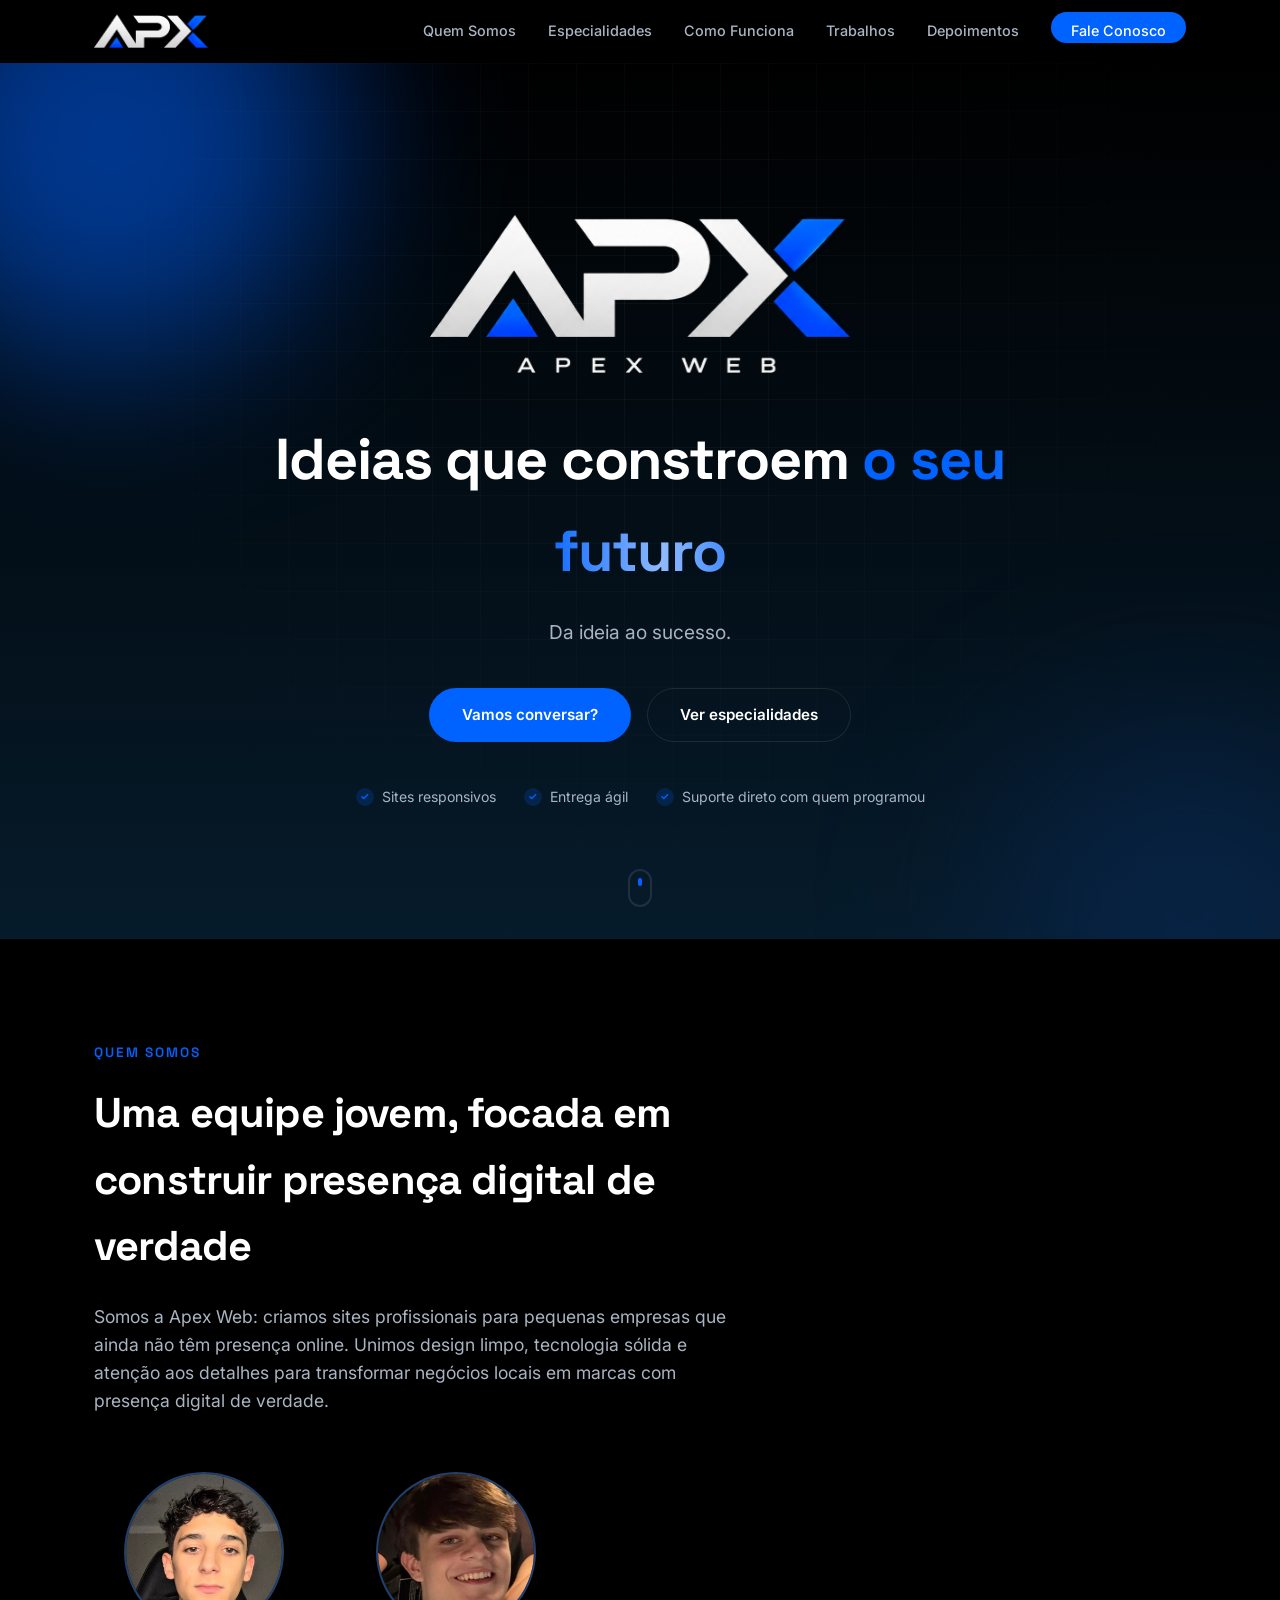
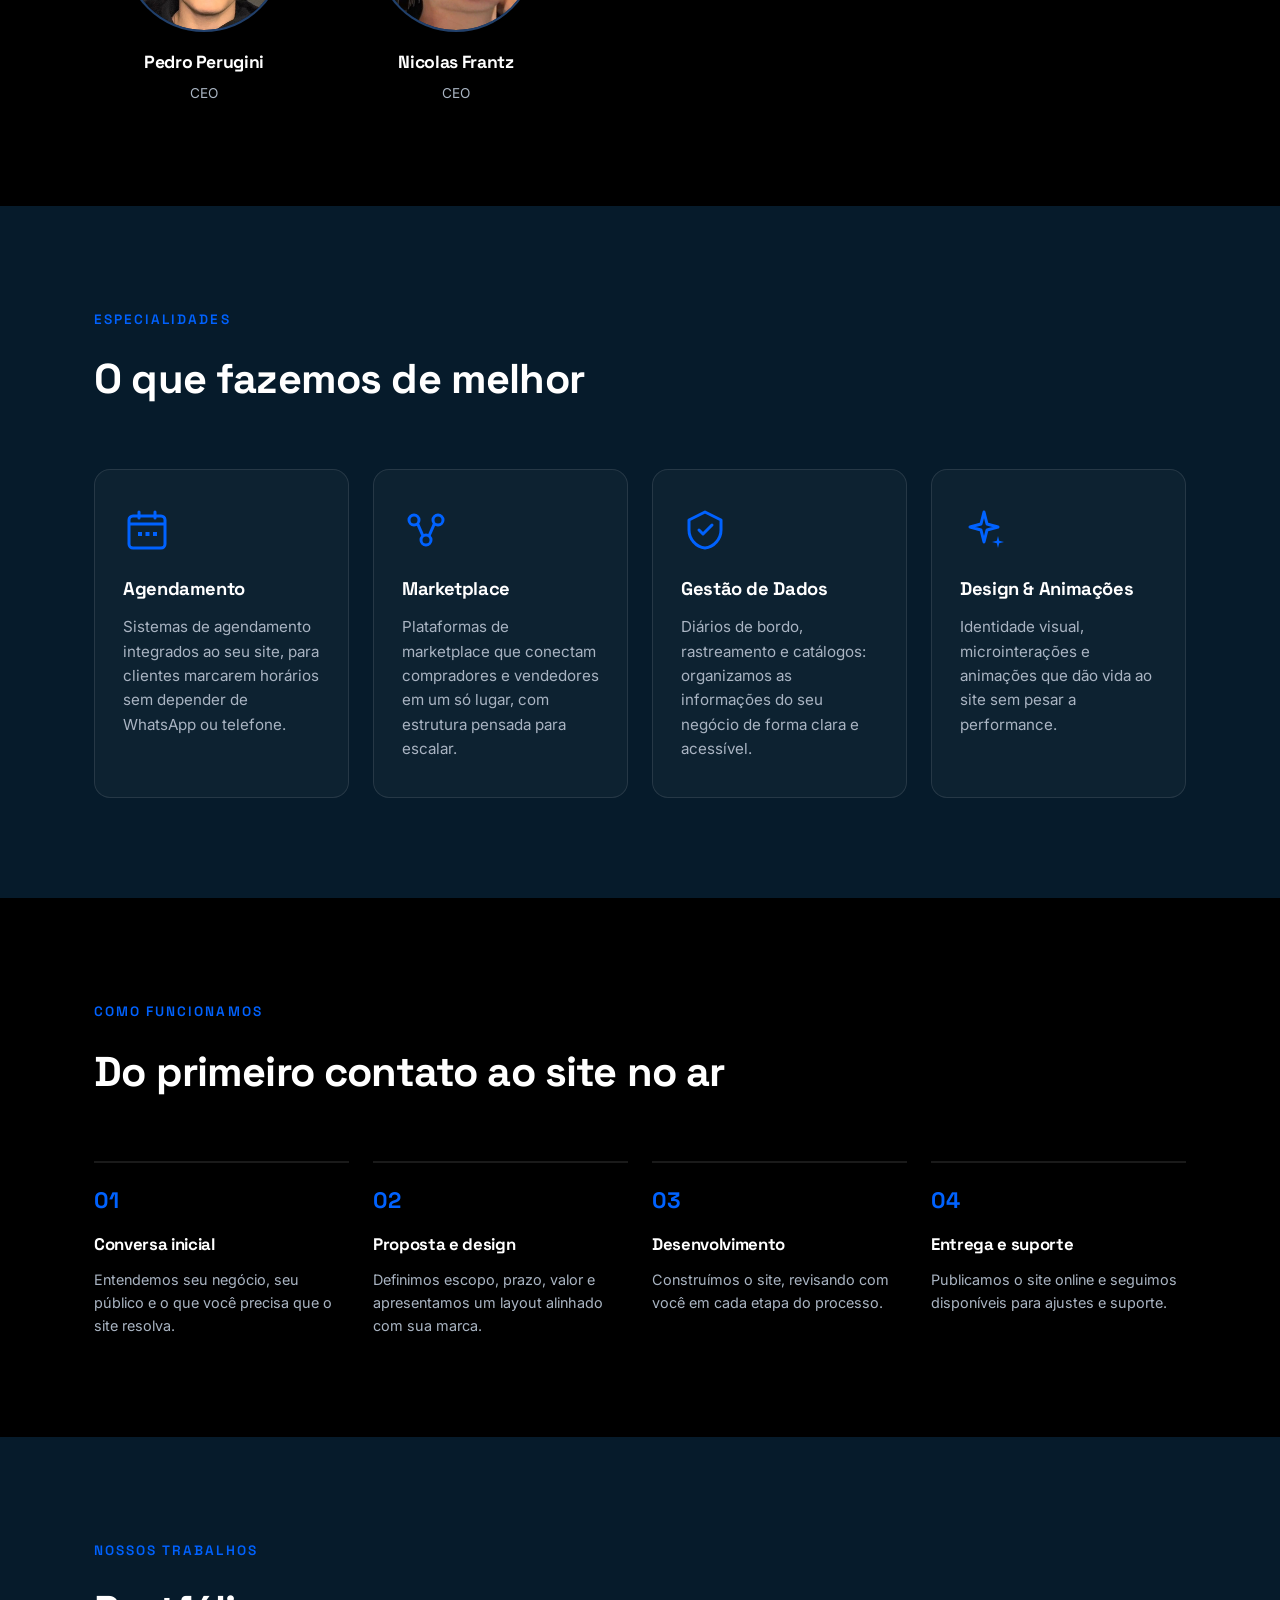
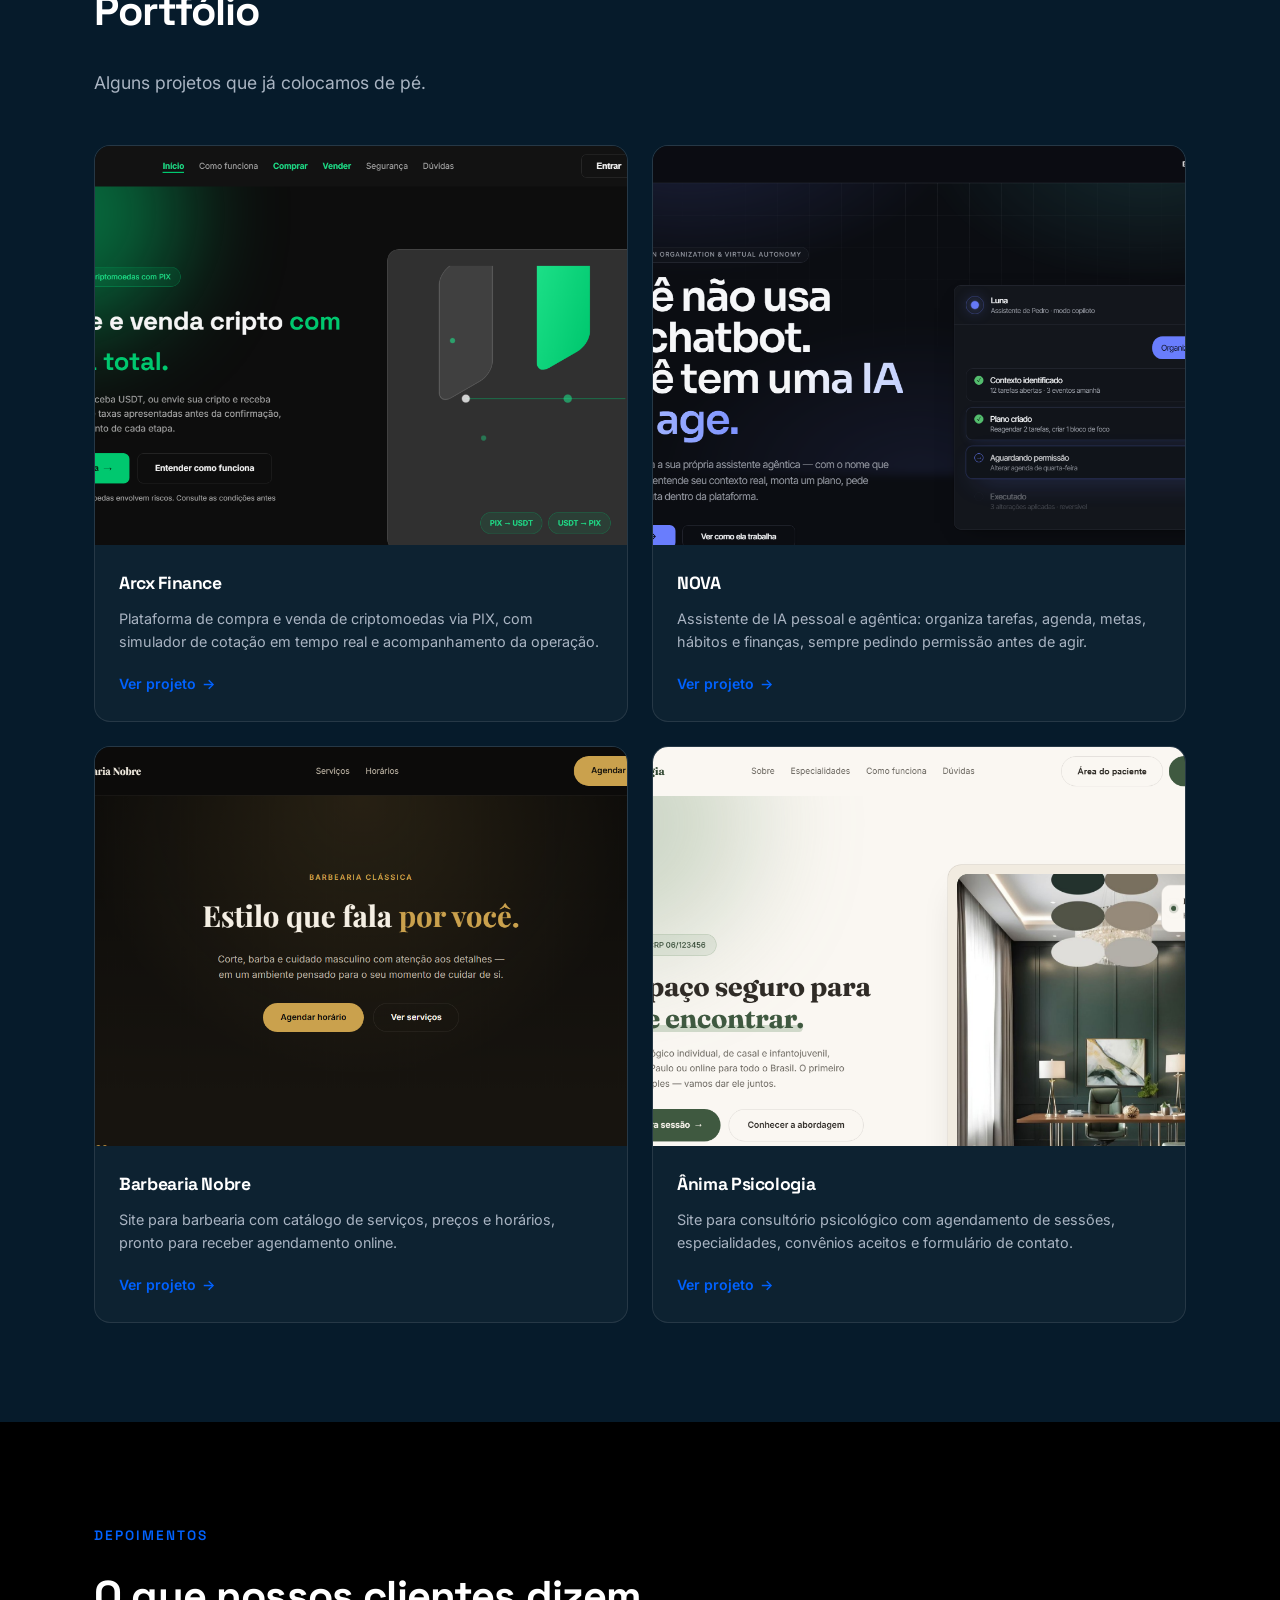
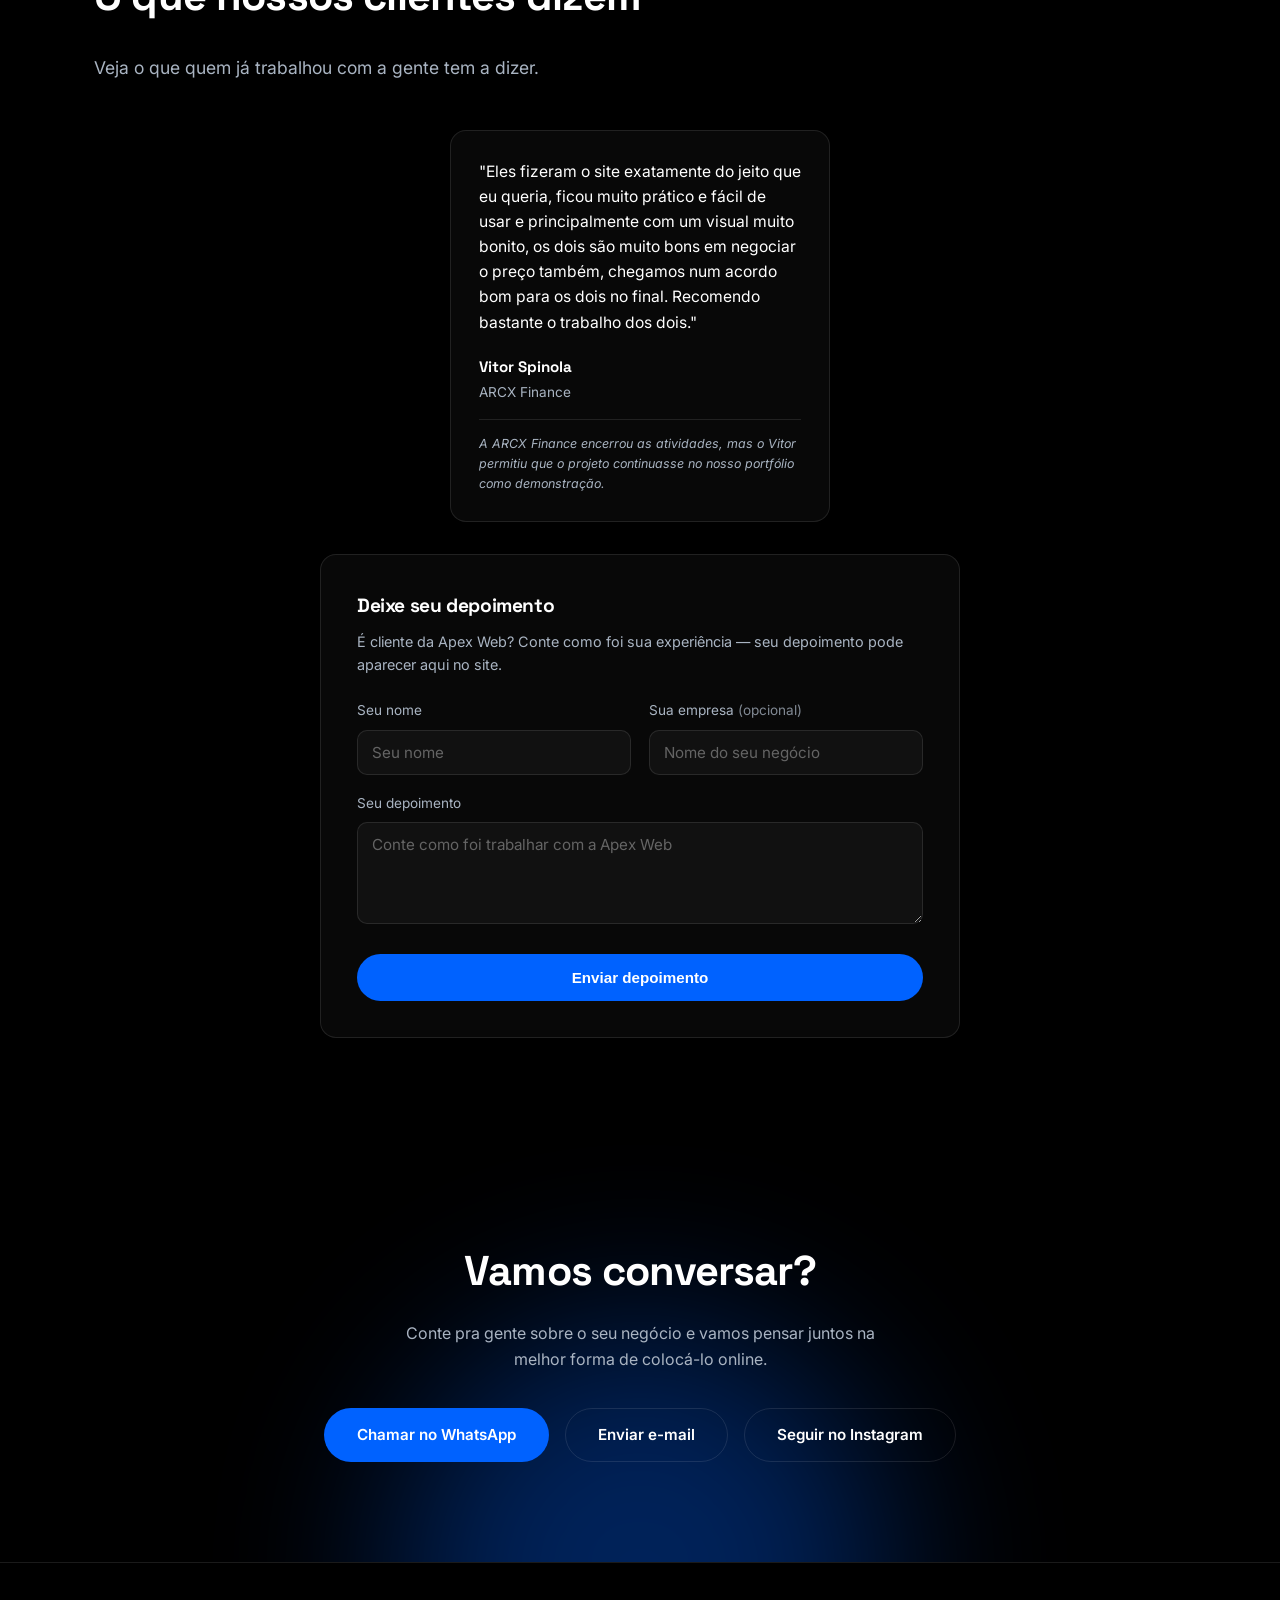
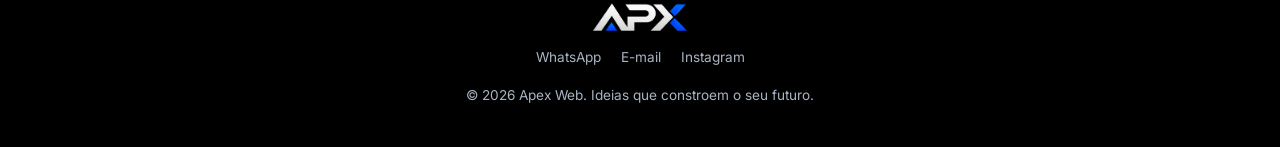
<file: index.html>
<!DOCTYPE html>
<html lang="pt-BR">
<head>
<meta charset="UTF-8">
<meta name="viewport" content="width=device-width, initial-scale=1.0">
<title>Apex Web — Ideias que constroem o seu futuro</title>
<meta name="description" content="Apex Web cria sites profissionais para pequenas empresas: agendamento, plataformas P2P, gestão de dados e catálogos.">
<link rel="icon" type="image/png" sizes="32x32" href="assets/img/favicon-32.png">
<link rel="icon" type="image/png" sizes="16x16" href="assets/img/favicon-16.png">
<link rel="apple-touch-icon" href="assets/img/apple-touch-icon.png">
<meta property="og:type" content="website">
<meta property="og:title" content="Apex Web — Ideias que constroem o seu futuro">
<meta property="og:description" content="Criamos sites profissionais para pequenas empresas: agendamento, plataformas P2P, gestão de dados e catálogos.">
<meta property="og:image" content="assets/img/og-image.jpg">
<meta name="twitter:card" content="summary_large_image">
<meta name="twitter:title" content="Apex Web — Ideias que constroem o seu futuro">
<meta name="twitter:description" content="Criamos sites profissionais para pequenas empresas: agendamento, plataformas P2P, gestão de dados e catálogos.">
<meta name="twitter:image" content="assets/img/og-image.jpg">
<link rel="preconnect" href="https://fonts.googleapis.com">
<link rel="preconnect" href="https://fonts.gstatic.com" crossorigin>
<link href="https://fonts.googleapis.com/css2?family=Space+Grotesk:wght@500;600;700&family=Inter:wght@400;500;600&display=swap" rel="stylesheet">
<link rel="stylesheet" href="styles.css">
</head>
<body>

<div class="scroll-progress" id="scroll-progress"></div>

<header class="site-header" id="site-header">
  <nav class="container nav">
    <a href="#" class="nav-logo">
      <img src="assets/img/logo-icon.png" alt="Apex Web">
    </a>
    <ul class="nav-links" id="nav-links">
      <li><a href="#quem-somos">Quem Somos</a></li>
      <li><a href="#especialidades">Especialidades</a></li>
      <li><a href="#como-funciona">Como Funciona</a></li>
      <li><a href="#trabalhos">Trabalhos</a></li>
      <li><a href="#depoimentos">Depoimentos</a></li>
      <li><a href="#contato" class="nav-cta">Fale Conosco</a></li>
    </ul>
    <button class="nav-toggle" id="nav-toggle" aria-label="Abrir menu" aria-expanded="false" aria-controls="nav-links">
      <span></span><span></span><span></span>
    </button>
  </nav>
</header>

<main>

  <section class="hero">
    <div class="hero-bg" aria-hidden="true">
      <span class="blob blob-1"></span>
      <span class="blob blob-2"></span>
      <span class="grid-overlay"></span>
    </div>

    <div class="hero-float hero-float-left" data-reveal data-delay="2">
     <div class="hero-float-inner" data-parallax data-parallax-strength="18">
      <div class="float-card-header">
        <span class="float-dot"></span>
        <span>Agendamento</span>
      </div>
      <div class="float-card-row">
        <span>Corte + barba</span>
        <span class="float-tag">14:00</span>
      </div>
      <div class="float-card-row">
        <span>Manicure</span>
        <span class="float-tag float-tag-alt">15:30</span>
      </div>
      <div class="float-card-row">
        <span>Consultoria</span>
        <span class="float-tag">17:00</span>
      </div>
     </div>
    </div>

    <div class="hero-float hero-float-right" data-reveal data-delay="3">
     <div class="hero-float-inner" data-parallax data-parallax-strength="26">
      <div class="float-card-header">
        <span class="float-dot float-dot-alt"></span>
        <span>Marketplace</span>
      </div>
      <div class="float-card-product">
        <span class="float-thumb"></span>
        <div>
          <strong>Novo pedido recebido</strong>
          <span class="float-muted">Pagamento confirmado</span>
        </div>
      </div>
     </div>
    </div>

    <div class="container hero-content">
      <img src="assets/img/logo-mark.png" alt="Apex Web" class="hero-logo" data-reveal>
      <h1 data-reveal data-delay="1">Ideias que constroem <span class="text-shine">o seu futuro</span></h1>
      <p class="hero-sub" data-reveal data-delay="2">Da ideia ao sucesso.</p>
      <div class="hero-actions" data-reveal data-delay="3">
        <a href="#contato" class="btn btn-primary">Vamos conversar?</a>
        <a href="#especialidades" class="btn btn-ghost">Ver especialidades</a>
      </div>
      <ul class="hero-badges" data-reveal data-delay="4">
        <li><span class="badge-check">✓</span> Sites responsivos</li>
        <li><span class="badge-check">✓</span> Entrega ágil</li>
        <li><span class="badge-check">✓</span> Suporte direto com quem programou</li>
      </ul>
    </div>
    <div class="scroll-cue" aria-hidden="true"><span></span></div>
  </section>

  <section id="quem-somos" class="section quem-somos">
    <div class="container">
      <span class="eyebrow" data-reveal>Quem Somos</span>
      <h2 data-reveal>Uma equipe jovem, focada em construir presença digital de verdade</h2>
      <p class="lead" data-reveal>
        Somos a Apex Web: criamos sites profissionais para pequenas empresas que ainda não têm
        presença online. Unimos design limpo, tecnologia sólida e atenção aos detalhes para
        transformar negócios locais em marcas com presença digital de verdade.
      </p>

      <div class="team-grid">
        <div class="team-card" data-reveal>
          <div class="team-photo">
            <img src="assets/img/team/pedro.jpg" alt="Pedro Perugini">
          </div>
          <h3>Pedro Perugini</h3>
          <span class="team-role">CEO</span>
        </div>
        <div class="team-card" data-reveal data-delay="1">
          <div class="team-photo">
            <img src="assets/img/team/nicolas.jpg" alt="Nicolas Frantz">
          </div>
          <h3>Nicolas Frantz</h3>
          <span class="team-role">CEO</span>
        </div>
      </div>
    </div>
  </section>

  <section id="especialidades" class="section especialidades">
    <div class="container">
      <span class="eyebrow" data-reveal>Especialidades</span>
      <h2 data-reveal>O que fazemos de melhor</h2>

      <div class="cards-grid">
        <div class="spec-card" data-reveal data-spotlight>
          <div class="spec-icon">
            <svg viewBox="0 0 24 24" fill="none" xmlns="http://www.w3.org/2000/svg">
              <rect x="3" y="5" width="18" height="16" rx="2" stroke="currentColor" stroke-width="1.5"/>
              <path d="M3 9H21" stroke="currentColor" stroke-width="1.5"/>
              <path d="M8 3V6" stroke="currentColor" stroke-width="1.5" stroke-linecap="round"/>
              <path d="M16 3V6" stroke="currentColor" stroke-width="1.5" stroke-linecap="round"/>
              <path d="M7.5 13H9.5V15H7.5V13Z" fill="currentColor"/>
              <path d="M11.25 13H13.25V15H11.25V13Z" fill="currentColor"/>
              <path d="M15 13H17V15H15V13Z" fill="currentColor"/>
            </svg>
          </div>
          <h3>Agendamento</h3>
          <p>Sistemas de agendamento integrados ao seu site, para clientes marcarem horários sem depender de WhatsApp ou telefone.</p>
        </div>

        <div class="spec-card" data-reveal data-delay="1" data-spotlight>
          <div class="spec-icon">
            <svg viewBox="0 0 24 24" fill="none" xmlns="http://www.w3.org/2000/svg">
              <circle cx="6" cy="7" r="2.5" stroke="currentColor" stroke-width="1.5"/>
              <circle cx="18" cy="7" r="2.5" stroke="currentColor" stroke-width="1.5"/>
              <circle cx="12" cy="17" r="2.5" stroke="currentColor" stroke-width="1.5"/>
              <path d="M7.8 8.8L10.5 15" stroke="currentColor" stroke-width="1.5"/>
              <path d="M16.2 8.8L13.5 15" stroke="currentColor" stroke-width="1.5"/>
            </svg>
          </div>
          <h3>Marketplace</h3>
          <p>Plataformas de marketplace que conectam compradores e vendedores em um só lugar, com estrutura pensada para escalar.</p>
        </div>

        <div class="spec-card" data-reveal data-delay="2" data-spotlight>
          <div class="spec-icon">
            <svg viewBox="0 0 24 24" fill="none" xmlns="http://www.w3.org/2000/svg">
              <path d="M12 3L20 7V12C20 16.5 16.5 20.5 12 21C7.5 20.5 4 16.5 4 12V7L12 3Z" stroke="currentColor" stroke-width="1.5" stroke-linejoin="round"/>
              <path d="M9 12L11 14L15.5 9.5" stroke="currentColor" stroke-width="1.5" stroke-linecap="round" stroke-linejoin="round"/>
            </svg>
          </div>
          <h3>Gestão de Dados</h3>
          <p>Diários de bordo, rastreamento e catálogos: organizamos as informações do seu negócio de forma clara e acessível.</p>
        </div>

        <div class="spec-card" data-reveal data-delay="3" data-spotlight>
          <div class="spec-icon">
            <svg viewBox="0 0 24 24" fill="none" xmlns="http://www.w3.org/2000/svg">
              <path d="M12 3L13.5 9L19 10.5L13.5 12L12 18L10.5 12L5 10.5L10.5 9L12 3Z" stroke="currentColor" stroke-width="1.5" stroke-linejoin="round"/>
              <path d="M19 15L19.6 17.4L22 18L19.6 18.6L19 21L18.4 18.6L16 18L18.4 17.4L19 15Z" fill="currentColor"/>
            </svg>
          </div>
          <h3>Design &amp; Animações</h3>
          <p>Identidade visual, microinterações e animações que dão vida ao site sem pesar a performance.</p>
        </div>
      </div>
    </div>
  </section>

  <section id="como-funciona" class="section como-funciona">
    <div class="container">
      <span class="eyebrow" data-reveal>Como Funcionamos</span>
      <h2 data-reveal>Do primeiro contato ao site no ar</h2>

      <div class="steps-grid">
        <div class="step" data-reveal>
          <span class="step-number">01</span>
          <h3>Conversa inicial</h3>
          <p>Entendemos seu negócio, seu público e o que você precisa que o site resolva.</p>
        </div>
        <div class="step" data-reveal data-delay="1">
          <span class="step-number">02</span>
          <h3>Proposta e design</h3>
          <p>Definimos escopo, prazo, valor e apresentamos um layout alinhado com sua marca.</p>
        </div>
        <div class="step" data-reveal data-delay="2">
          <span class="step-number">03</span>
          <h3>Desenvolvimento</h3>
          <p>Construímos o site, revisando com você em cada etapa do processo.</p>
        </div>
        <div class="step" data-reveal data-delay="3">
          <span class="step-number">04</span>
          <h3>Entrega e suporte</h3>
          <p>Publicamos o site online e seguimos disponíveis para ajustes e suporte.</p>
        </div>
      </div>
    </div>
  </section>

  <section id="trabalhos" class="section trabalhos">
    <div class="container">
      <span class="eyebrow" data-reveal>Nossos Trabalhos</span>
      <h2 data-reveal>Portfólio</h2>
      <p class="lead" data-reveal>Alguns projetos que já colocamos de pé.</p>

      <div class="portfolio-grid">
        <a class="portfolio-card" href="portfolio-projects/arcx-finance/index.html" target="_blank" rel="noopener" data-reveal>
          <div class="portfolio-thumb">
            <img src="assets/img/portfolio/arcx.png" alt="Arcx Finance — plataforma de compra e venda de criptomoedas" loading="lazy">
          </div>
          <div class="portfolio-info">
            <h3>Arcx Finance</h3>
            <p>Plataforma de compra e venda de criptomoedas via PIX, com simulador de cotação em tempo real e acompanhamento da operação.</p>
            <span class="portfolio-link">Ver projeto <span aria-hidden="true">→</span></span>
          </div>
        </a>

        <a class="portfolio-card" href="https://lovable.dev/preview/U7qJzAB3vHmjFqNOXybcVZaoLfFnTUQY" target="_blank" rel="noopener" data-reveal data-delay="1">
          <div class="portfolio-thumb">
            <img src="assets/img/portfolio/nova.png" alt="NOVA — assistente de IA agêntica pessoal" loading="lazy">
          </div>
          <div class="portfolio-info">
            <h3>NOVA</h3>
            <p>Assistente de IA pessoal e agêntica: organiza tarefas, agenda, metas, hábitos e finanças, sempre pedindo permissão antes de agir.</p>
            <span class="portfolio-link">Ver projeto <span aria-hidden="true">→</span></span>
          </div>
        </a>

        <a class="portfolio-card" href="portfolio-projects/barbearia/index.html" target="_blank" rel="noopener" data-reveal data-delay="2">
          <div class="portfolio-thumb">
            <img src="assets/img/portfolio/barbearia.png" alt="Barbearia Nobre — site com agendamento e catálogo de serviços" loading="lazy">
          </div>
          <div class="portfolio-info">
            <h3>Barbearia Nobre</h3>
            <p>Site para barbearia com catálogo de serviços, preços e horários, pronto para receber agendamento online.</p>
            <span class="portfolio-link">Ver projeto <span aria-hidden="true">→</span></span>
          </div>
        </a>

        <a class="portfolio-card" href="portfolio-projects/psicologia/index.html" target="_blank" rel="noopener" data-reveal data-delay="3">
          <div class="portfolio-thumb">
            <img src="assets/img/portfolio/psicologia.png" alt="Ânima Psicologia — site para consultório psicológico com agendamento" loading="lazy">
          </div>
          <div class="portfolio-info">
            <h3>Ânima Psicologia</h3>
            <p>Site para consultório psicológico com agendamento de sessões, especialidades, convênios aceitos e formulário de contato.</p>
            <span class="portfolio-link">Ver projeto <span aria-hidden="true">→</span></span>
          </div>
        </a>
      </div>
    </div>
  </section>

  <section id="depoimentos" class="section depoimentos">
    <div class="container">
      <span class="eyebrow" data-reveal>Depoimentos</span>
      <h2 data-reveal>O que nossos clientes dizem</h2>
      <p class="lead" data-reveal>Veja o que quem já trabalhou com a gente tem a dizer.</p>

      <div class="testimonials-grid" id="testimonials-grid" data-reveal data-delay="1">
        <div class="testimonial-card">
          <p class="testimonial-quote">"Eles fizeram o site exatamente do jeito que eu queria, ficou muito prático e fácil de usar e principalmente com um visual muito bonito, os dois são muito bons em negociar o preço também, chegamos num acordo bom para os dois no final. Recomendo bastante o trabalho dos dois."</p>
          <div class="testimonial-author">
            <strong>Vitor Spinola</strong>
            <span>ARCX Finance</span>
          </div>
          <p class="testimonial-note">A ARCX Finance encerrou as atividades, mas o Vitor permitiu que o projeto continuasse no nosso portfólio como demonstração.</p>
        </div>
      </div>

      <div class="testimonial-form-card" data-reveal data-delay="2">
        <h3>Deixe seu depoimento</h3>
        <p class="testimonial-form-sub">É cliente da Apex Web? Conte como foi sua experiência — seu depoimento pode aparecer aqui no site.</p>

        <form name="depoimentos" method="POST" data-netlify="true" netlify-honeypot="bot-field" id="testimonial-form">
          <input type="hidden" name="form-name" value="depoimentos">
          <p class="bot-field-wrap"><label>Não preencha isto: <input name="bot-field"></label></p>

          <div class="form-grid-2">
            <div class="form-field">
              <label for="testimonial-name">Seu nome</label>
              <input type="text" id="testimonial-name" name="nome" placeholder="Seu nome" required>
            </div>
            <div class="form-field">
              <label for="testimonial-business">Sua empresa <span class="optional-tag">(opcional)</span></label>
              <input type="text" id="testimonial-business" name="empresa" placeholder="Nome do seu negócio">
            </div>
          </div>

          <div class="form-field">
            <label for="testimonial-text">Seu depoimento</label>
            <textarea id="testimonial-text" name="depoimento" rows="4" placeholder="Conte como foi trabalhar com a Apex Web" required></textarea>
          </div>

          <p class="form-error" id="testimonial-error" hidden></p>

          <button type="submit" class="btn btn-primary btn-block">Enviar depoimento</button>
        </form>

        <div class="testimonial-success" id="testimonial-success" hidden>
          <div class="success-icon">✓</div>
          <p>Obrigado pelo depoimento! Em breve ele pode aparecer aqui no site.</p>
        </div>
      </div>
    </div>
  </section>

  <section id="contato" class="section cta">
    <div class="hero-bg" aria-hidden="true">
      <span class="blob blob-1"></span>
    </div>
    <div class="container cta-content">
      <h2 data-reveal>Vamos conversar?</h2>
      <p data-reveal>Conte pra gente sobre o seu negócio e vamos pensar juntos na melhor forma de colocá-lo online.</p>
      <div class="hero-actions" data-reveal>
        <a href="https://wa.me/5511944815707?text=Ol%C3%A1!%20Vi%20o%20site%20da%20Apex%20Web%20e%20quero%20saber%20mais." target="_blank" rel="noopener" class="btn btn-primary">Chamar no WhatsApp</a>
        <a href="https://mail.google.com/mail/?view=cm&fs=1&to=ppsm2010@gmail.com" target="_blank" rel="noopener" class="btn btn-ghost">Enviar e-mail</a>
        <a href="https://www.instagram.com/apx_.web" target="_blank" rel="noopener" class="btn btn-ghost">Seguir no Instagram</a>
      </div>
    </div>
  </section>

</main>

<footer class="site-footer">
  <div class="container footer-content">
    <img src="assets/img/logo-icon.png" alt="Apex Web" class="footer-logo">
    <div class="footer-social">
      <a href="https://wa.me/5511944815707" target="_blank" rel="noopener">WhatsApp</a>
      <a href="https://mail.google.com/mail/?view=cm&fs=1&to=ppsm2010@gmail.com" target="_blank" rel="noopener">E-mail</a>
      <a href="https://www.instagram.com/apx_.web" target="_blank" rel="noopener">Instagram</a>
    </div>
    <p>&copy; 2026 Apex Web. Ideias que constroem o seu futuro.</p>
  </div>
</footer>

<button class="back-to-top" id="back-to-top" aria-label="Voltar ao topo">
  <svg viewBox="0 0 24 24" fill="none" xmlns="http://www.w3.org/2000/svg">
    <path d="M12 19V5" stroke="currentColor" stroke-width="2" stroke-linecap="round"/>
    <path d="M5 12L12 5L19 12" stroke="currentColor" stroke-width="2" stroke-linecap="round" stroke-linejoin="round"/>
  </svg>
</button>

<script src="script.js"></script>
</body>
</html>
</file>
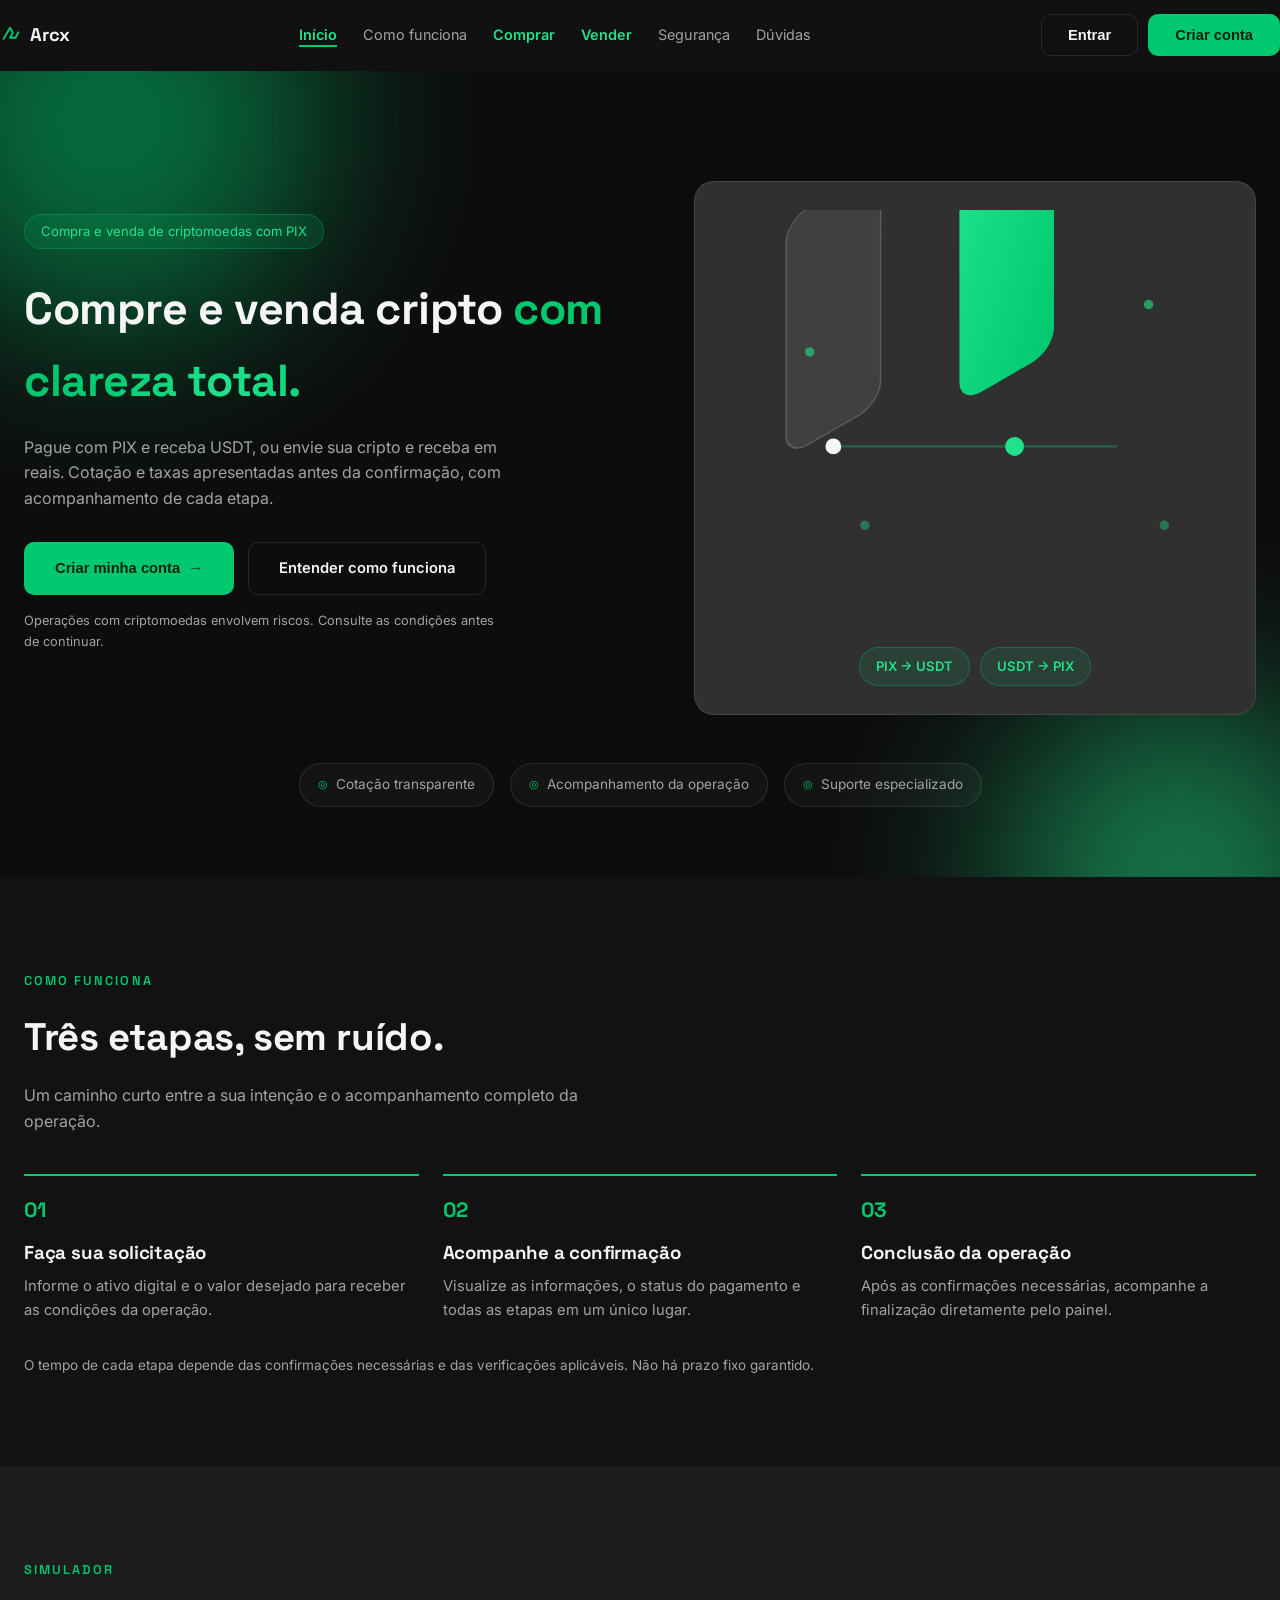
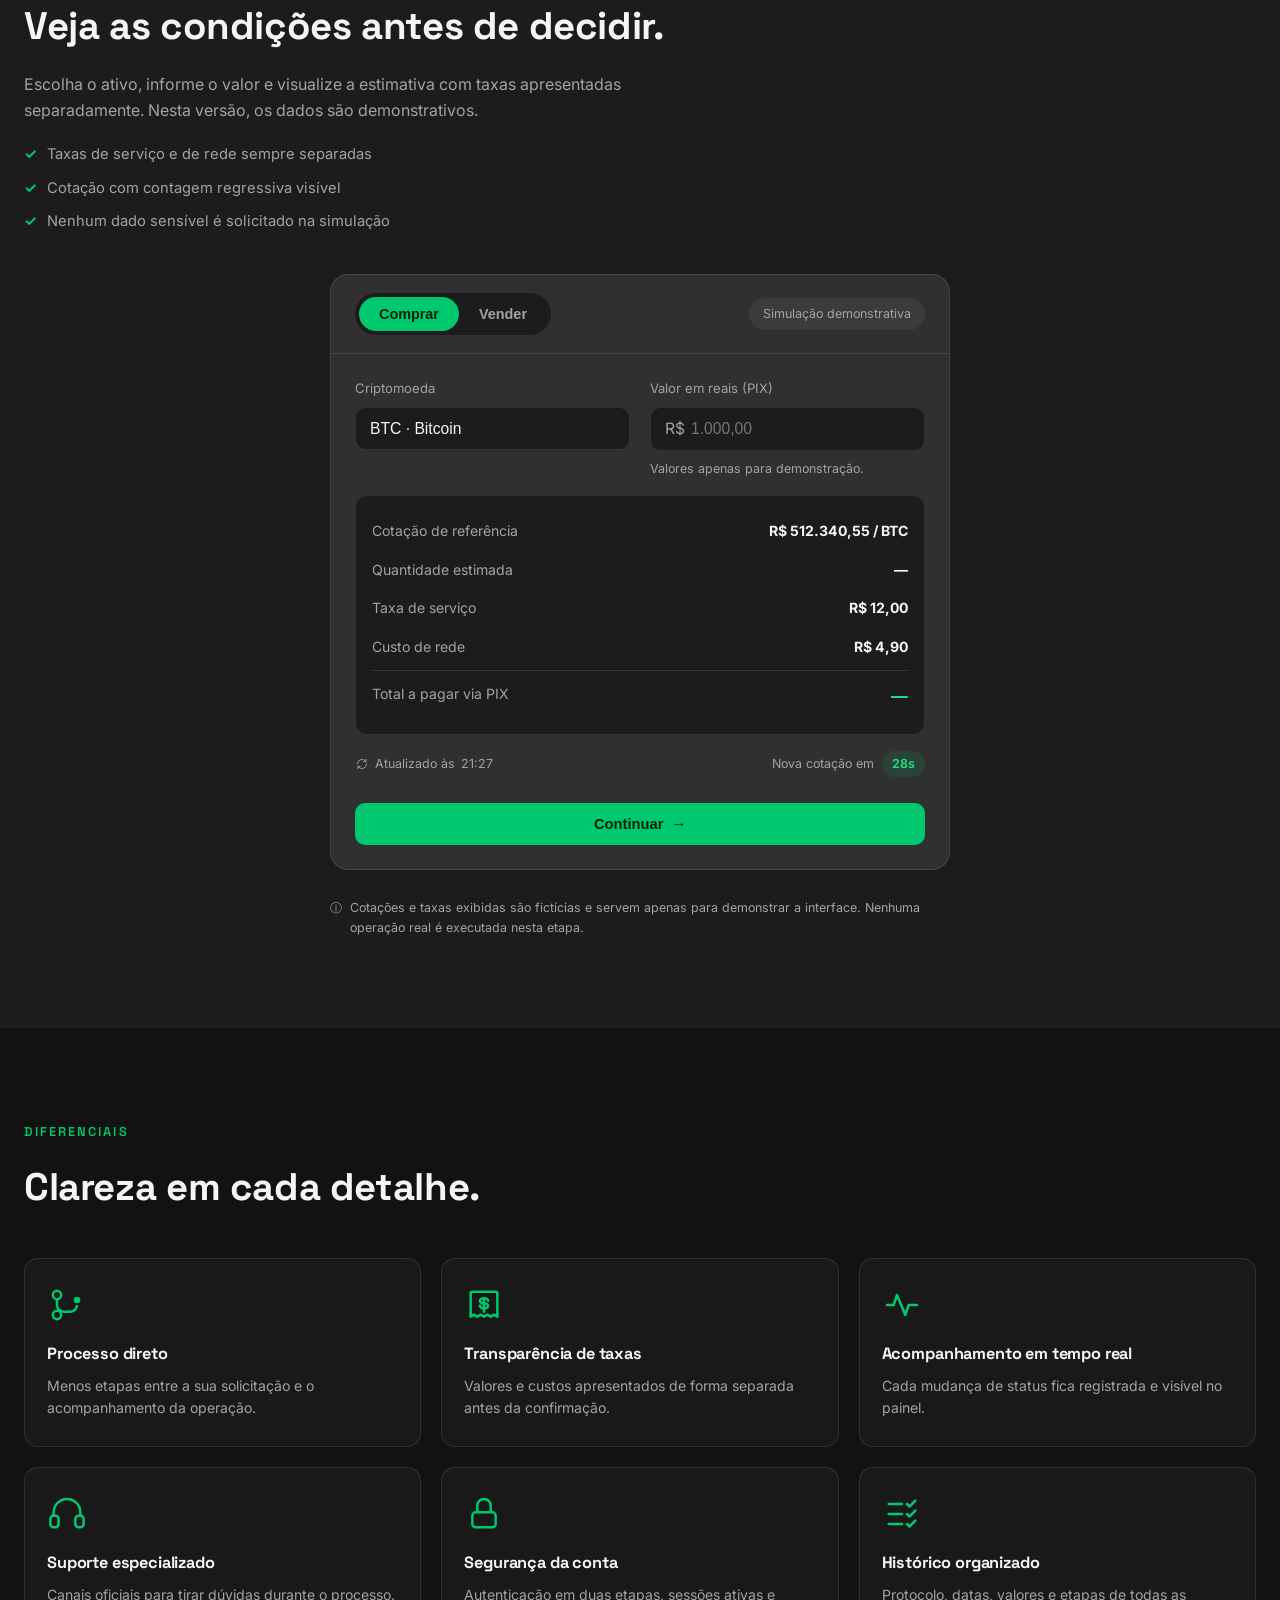
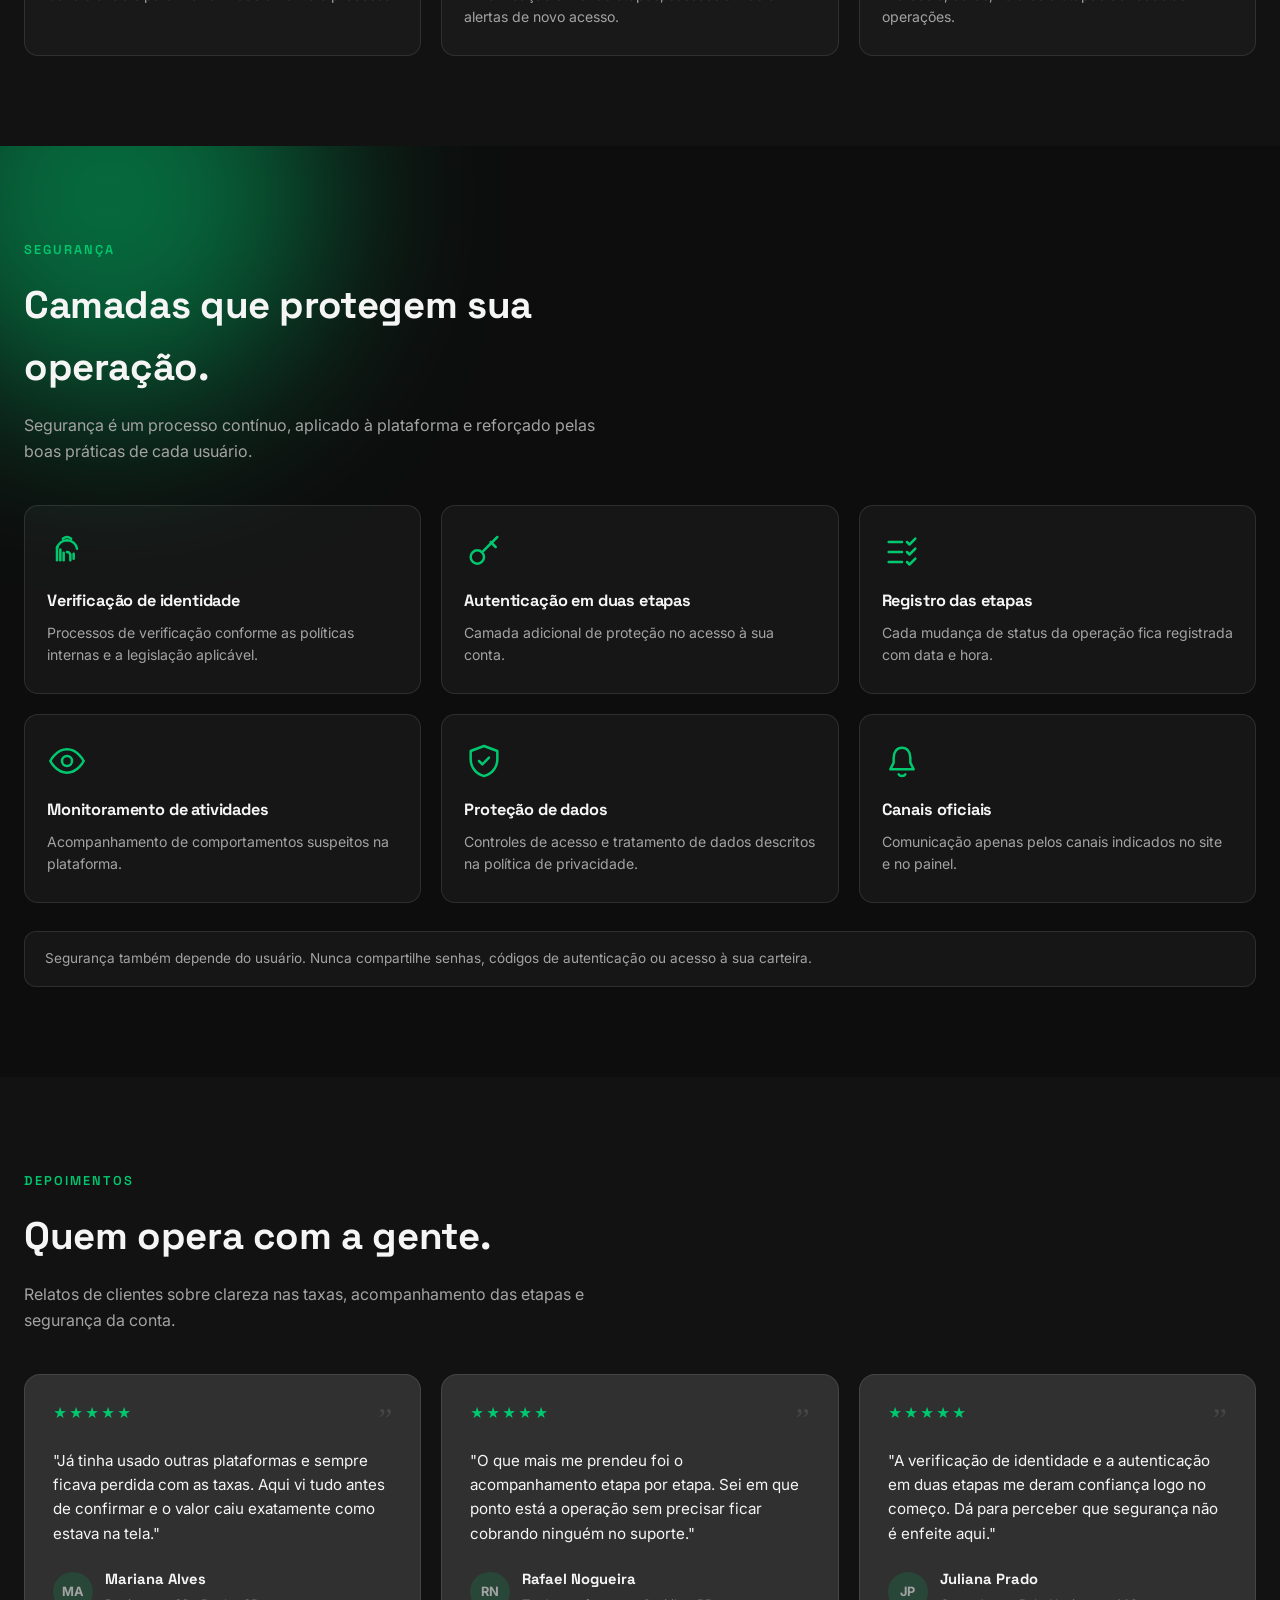
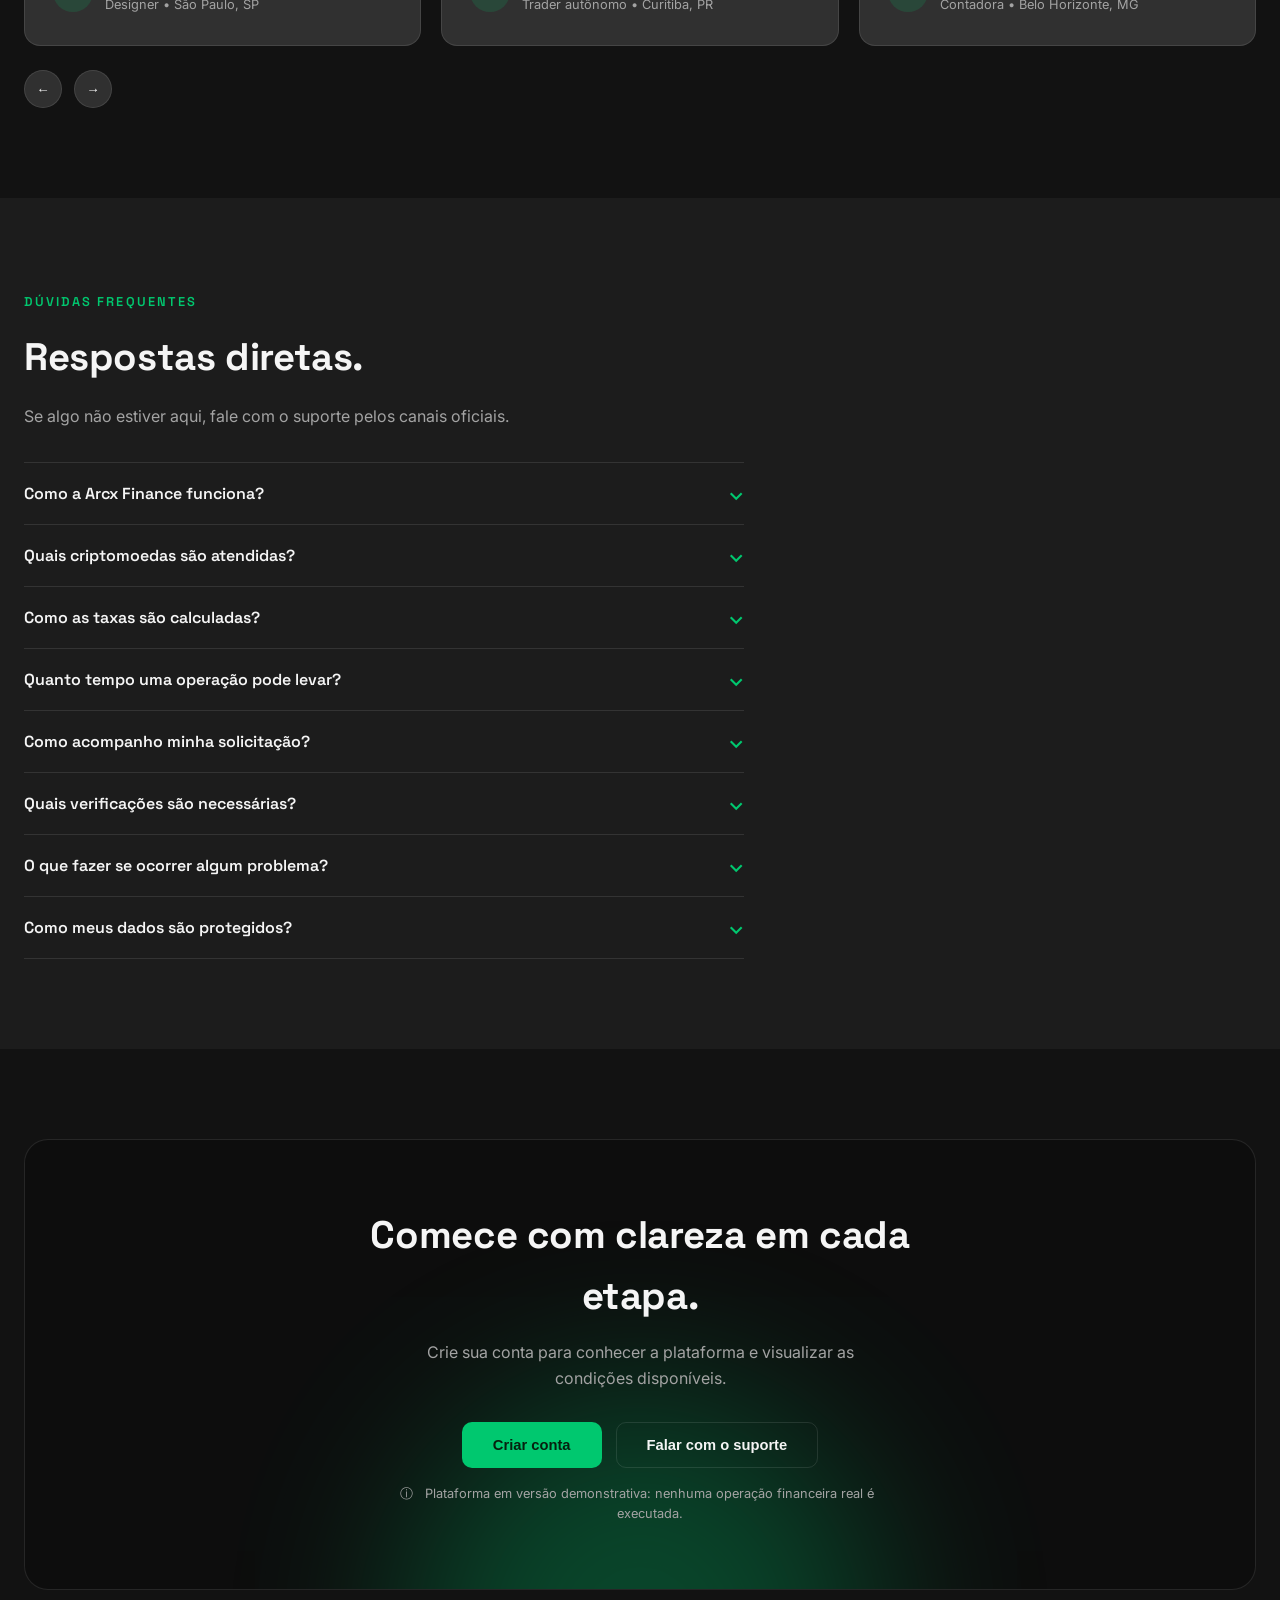
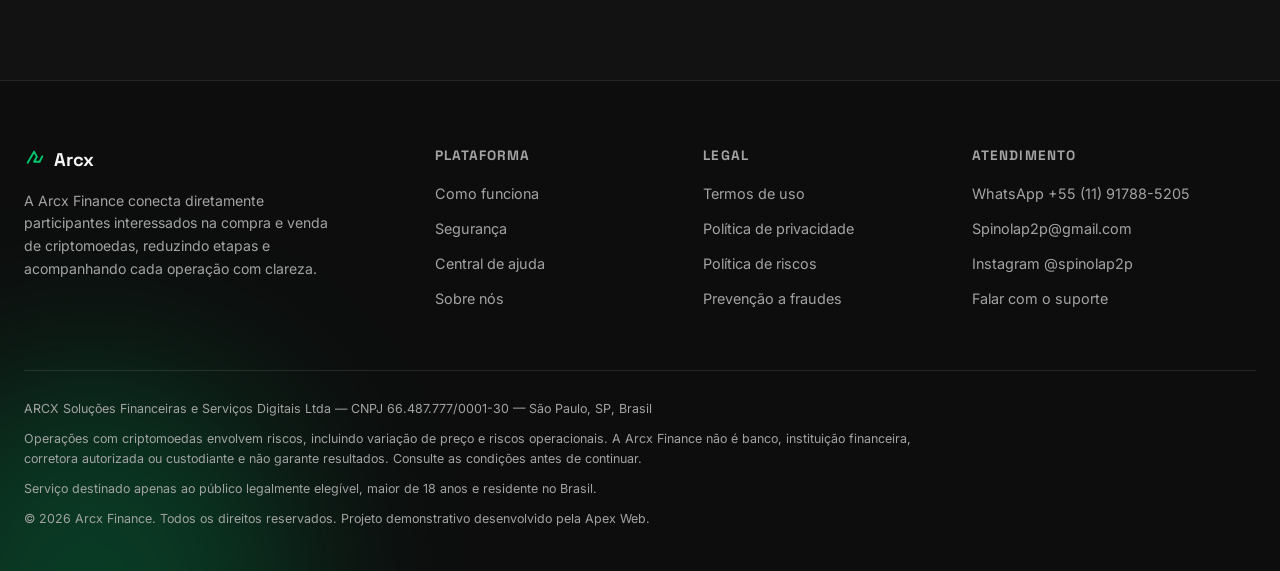
<file: portfolio-projects/arcx-finance/index.html>
<!DOCTYPE html>
<html lang="pt-BR">
<head>
<meta charset="UTF-8">
<meta name="viewport" content="width=device-width, initial-scale=1.0">
<title>Arcx Finance — Negocie criptomoedas de forma direta</title>
<meta name="description" content="Compre e venda criptomoedas com PIX, com cotação transparente e simulador em tempo real.">
<link rel="preconnect" href="https://fonts.googleapis.com">
<link rel="preconnect" href="https://fonts.gstatic.com" crossorigin>
<link href="https://fonts.googleapis.com/css2?family=Space+Grotesk:wght@500;600;700&family=Inter:wght@400;500;600&display=swap" rel="stylesheet">
<link rel="stylesheet" href="styles.css">
</head>
<body>

<div class="scroll-progress" id="scroll-progress"></div>

<header class="site-header" id="site-header">
  <div class="container nav">
    <div class="logo">
      <svg viewBox="0 0 24 24" fill="none" xmlns="http://www.w3.org/2000/svg">
        <path d="M4 16L11 4L14 9.5L11 15L17 15L20 9" stroke="currentColor" stroke-width="2" stroke-linecap="round" stroke-linejoin="round"/>
      </svg>
      <span>Arcx</span>
    </div>
    <ul class="nav-links">
      <li><a href="#" class="nav-accent">Início</a></li>
      <li><a href="#como-funciona">Como funciona</a></li>
      <li><a href="#simulador" data-sim-mode="comprar" class="nav-accent">Comprar</a></li>
      <li><a href="#simulador" data-sim-mode="vender" class="nav-accent">Vender</a></li>
      <li><a href="#seguranca">Segurança</a></li>
      <li><a href="#duvidas">Dúvidas</a></li>
    </ul>
    <div class="nav-actions">
      <button class="btn btn-ghost" data-open-modal="login">Entrar</button>
      <button class="btn btn-primary" data-open-modal="signup">Criar conta</button>
    </div>
  </div>
</header>

<main>

  <section class="hero">
    <div class="hero-bg" aria-hidden="true">
      <span class="blob blob-1"></span>
      <span class="blob blob-2"></span>
    </div>
    <div class="container">
      <div class="hero-grid">
        <div class="hero-content" data-reveal>
          <span class="pill">Compra e venda de criptomoedas com PIX</span>
          <h1>Compre e venda cripto <span class="text-accent text-shine">com clareza total.</span></h1>
          <p>Pague com PIX e receba USDT, ou envie sua cripto e receba em reais. Cotação e taxas apresentadas antes da confirmação, com acompanhamento de cada etapa.</p>
          <div class="hero-actions">
            <button class="btn btn-primary btn-lg" data-open-modal="signup">Criar minha conta <span aria-hidden="true">→</span></button>
            <a href="#como-funciona" class="btn btn-ghost btn-lg">Entender como funciona</a>
          </div>
          <p class="disclaimer">Operações com criptomoedas envolvem riscos. Consulte as condições antes de continuar.</p>
        </div>

        <div class="hero-visual" data-reveal data-delay="1">
          <svg class="hero-graphic" viewBox="0 0 320 260" fill="none" xmlns="http://www.w3.org/2000/svg" aria-hidden="true">
            <defs>
              <linearGradient id="gradA" x1="0" y1="0" x2="1" y2="1">
                <stop offset="0%" stop-color="#1fe28a"/>
                <stop offset="100%" stop-color="#00c86f"/>
              </linearGradient>
            </defs>
            <rect x="40" y="30" width="60" height="150" rx="14" transform="skewY(-30)" fill="#ffffff" fill-opacity="0.08" stroke="#ffffff" stroke-opacity="0.18"/>
            <rect x="150" y="60" width="60" height="150" rx="14" transform="skewY(-30)" fill="url(#gradA)"/>
            <line x1="70" y1="150" x2="250" y2="150" stroke="#00c86f" stroke-opacity="0.35" stroke-width="1.5"/>
            <circle class="graphic-dot dot-1" cx="70" cy="150" r="5" fill="#f5f5f5"/>
            <circle class="graphic-dot dot-2" cx="185" cy="150" r="6" fill="#1fe28a"/>
            <circle class="graphic-ambient" cx="55" cy="90" r="3" fill="#1fe28a" fill-opacity="0.6"/>
            <circle class="graphic-ambient" cx="270" cy="60" r="3" fill="#1fe28a" fill-opacity="0.6"/>
            <circle class="graphic-ambient" cx="90" cy="200" r="3" fill="#1fe28a" fill-opacity="0.4"/>
            <circle class="graphic-ambient" cx="280" cy="200" r="3" fill="#1fe28a" fill-opacity="0.4"/>
          </svg>

          <div class="flow-tags">
            <span class="tag">PIX → USDT</span>
            <span class="tag">USDT → PIX</span>
          </div>
        </div>
      </div>

      <div class="hero-stats-row" data-reveal data-delay="2">
        <div class="hero-stat">
          <span class="hero-stat-icon">◎</span>
          <span>Cotação transparente</span>
        </div>
        <div class="hero-stat">
          <span class="hero-stat-icon">◎</span>
          <span>Acompanhamento da operação</span>
        </div>
        <div class="hero-stat">
          <span class="hero-stat-icon">◎</span>
          <span>Suporte especializado</span>
        </div>
      </div>
    </div>
  </section>

  <section id="como-funciona" class="section">
    <div class="container">
      <span class="eyebrow" data-reveal>Como funciona</span>
      <h2 data-reveal>Três etapas, sem ruído.</h2>
      <p class="lead" data-reveal>Um caminho curto entre a sua intenção e o acompanhamento completo da operação.</p>

      <div class="steps-grid">
        <div class="step" data-reveal>
          <span class="step-number">01</span>
          <h3>Faça sua solicitação</h3>
          <p>Informe o ativo digital e o valor desejado para receber as condições da operação.</p>
        </div>
        <div class="step" data-reveal data-delay="1">
          <span class="step-number">02</span>
          <h3>Acompanhe a confirmação</h3>
          <p>Visualize as informações, o status do pagamento e todas as etapas em um único lugar.</p>
        </div>
        <div class="step" data-reveal data-delay="2">
          <span class="step-number">03</span>
          <h3>Conclusão da operação</h3>
          <p>Após as confirmações necessárias, acompanhe a finalização diretamente pelo painel.</p>
        </div>
      </div>

      <p class="section-note">O tempo de cada etapa depende das confirmações necessárias e das verificações aplicáveis. Não há prazo fixo garantido.</p>
    </div>
  </section>

  <section id="simulador" class="section section-alt">
    <div class="container">
      <span class="eyebrow" data-reveal>Simulador</span>
      <h2 data-reveal>Veja as condições antes de decidir.</h2>
      <p class="lead" data-reveal>Escolha o ativo, informe o valor e visualize a estimativa com taxas apresentadas separadamente. Nesta versão, os dados são demonstrativos.</p>

      <ul class="sim-highlights" data-reveal data-delay="1">
        <li><span class="check-icon">✓</span> Taxas de serviço e de rede sempre separadas</li>
        <li><span class="check-icon">✓</span> Cotação com contagem regressiva visível</li>
        <li><span class="check-icon">✓</span> Nenhum dado sensível é solicitado na simulação</li>
      </ul>

      <div class="simulator" data-reveal data-delay="2">
        <div class="simulator-head">
          <div class="simulator-tabs">
            <button class="sim-tab active" data-mode="comprar">Comprar</button>
            <button class="sim-tab" data-mode="vender">Vender</button>
          </div>
          <span class="sim-demo-badge">Simulação demonstrativa</span>
        </div>

        <div class="simulator-body">
          <div class="sim-row-grid">
            <div class="sim-field">
              <label>Criptomoeda</label>
              <select id="sim-asset">
                <option value="BTC">BTC · Bitcoin</option>
                <option value="ETH">ETH · Ethereum</option>
                <option value="USDT">USDT · Tether</option>
              </select>
            </div>

            <div class="sim-field">
              <label id="sim-amount-label">Valor em reais (PIX)</label>
              <div class="sim-input">
                <span id="sim-prefix">R$</span>
                <input type="text" id="sim-amount" inputmode="decimal" placeholder="1.000,00">
              </div>
              <p class="sim-note">Valores apenas para demonstração.</p>
            </div>
          </div>

          <div class="sim-result">
            <div class="sim-result-row">
              <span>Cotação de referência</span>
              <strong id="sim-quote">—</strong>
            </div>
            <div class="sim-result-row">
              <span id="sim-qty-label">Quantidade estimada</span>
              <strong id="sim-qty">—</strong>
            </div>
            <div class="sim-result-row">
              <span>Taxa de serviço</span>
              <strong id="sim-fee-service">—</strong>
            </div>
            <div class="sim-result-row">
              <span>Custo de rede</span>
              <strong id="sim-fee-network">—</strong>
            </div>
            <div class="sim-result-row sim-total">
              <span id="sim-total-label">Total a pagar via PIX</span>
              <strong id="sim-total">—</strong>
            </div>
          </div>

          <div class="sim-footer">
            <span class="sim-updated">
              <svg viewBox="0 0 24 24" fill="none" xmlns="http://www.w3.org/2000/svg"><path d="M4 12a8 8 0 0 1 14.5-4.5M20 12a8 8 0 0 1-14.5 4.5" stroke="currentColor" stroke-width="1.6" stroke-linecap="round"/><path d="M19 4v4h-4M5 20v-4h4" stroke="currentColor" stroke-width="1.6" stroke-linecap="round" stroke-linejoin="round"/></svg>
              Atualizado às <span id="sim-time">—</span>
            </span>
            <span class="sim-countdown-wrap">Nova cotação em <span id="sim-countdown" class="sim-countdown-badge">30s</span></span>
          </div>

          <button class="btn btn-primary btn-block" data-open-modal="confirm">Continuar <span aria-hidden="true">→</span></button>
        </div>
      </div>

      <p class="sim-disclaimer" data-reveal data-delay="3">
        <span class="info-icon">ⓘ</span>
        Cotações e taxas exibidas são fictícias e servem apenas para demonstrar a interface. Nenhuma operação real é executada nesta etapa.
      </p>
    </div>
  </section>

  <section class="section">
    <div class="container">
      <span class="eyebrow" data-reveal>Diferenciais</span>
      <h2 data-reveal>Clareza em cada detalhe.</h2>

      <div class="cards-grid">
        <div class="feature-card" data-reveal data-spotlight>
          <div class="feature-icon">
            <svg viewBox="0 0 24 24" fill="none" xmlns="http://www.w3.org/2000/svg"><circle cx="6" cy="6" r="2.5" stroke="currentColor" stroke-width="1.5"/><circle cx="6" cy="18" r="2.5" stroke="currentColor" stroke-width="1.5"/><path d="M6 8.5V12C6 14.2091 7.79086 16 10 16H14C16.2091 16 18 14.2091 18 12" stroke="currentColor" stroke-width="1.5"/><circle cx="18" cy="9" r="2" fill="currentColor"/></svg>
          </div>
          <h3>Processo direto</h3>
          <p>Menos etapas entre a sua solicitação e o acompanhamento da operação.</p>
        </div>
        <div class="feature-card" data-reveal data-delay="1" data-spotlight>
          <div class="feature-icon">
            <svg viewBox="0 0 24 24" fill="none" xmlns="http://www.w3.org/2000/svg"><path d="M5 4h14a1 1 0 0 1 1 1v14l-2-1.2-2 1.2-2-1.2-2 1.2-2-1.2-2 1.2-2-1.2L4 19V5a1 1 0 0 1 1-1Z" stroke="currentColor" stroke-width="1.5" stroke-linejoin="round"/><path d="M12 8V16" stroke="currentColor" stroke-width="1.5" stroke-linecap="round"/><path d="M14.5 9.5C14.5 8.67 13.38 8 12 8C10.62 8 9.5 8.67 9.5 9.5C9.5 10.33 10.62 11 12 11C13.38 11 14.5 11.67 14.5 12.5C14.5 13.33 13.38 14 12 14C10.62 14 9.5 13.33 9.5 12.5" stroke="currentColor" stroke-width="1.5" stroke-linecap="round"/></svg>
          </div>
          <h3>Transparência de taxas</h3>
          <p>Valores e custos apresentados de forma separada antes da confirmação.</p>
        </div>
        <div class="feature-card" data-reveal data-delay="2" data-spotlight>
          <div class="feature-icon">
            <svg viewBox="0 0 24 24" fill="none" xmlns="http://www.w3.org/2000/svg"><path d="M3 12H7L9 6L14 18L16 12H21" stroke="currentColor" stroke-width="1.5" stroke-linecap="round" stroke-linejoin="round"/></svg>
          </div>
          <h3>Acompanhamento em tempo real</h3>
          <p>Cada mudança de status fica registrada e visível no painel.</p>
        </div>
        <div class="feature-card" data-reveal data-spotlight>
          <div class="feature-icon">
            <svg viewBox="0 0 24 24" fill="none" xmlns="http://www.w3.org/2000/svg"><path d="M4 13V11C4 6.58 7.58 3 12 3C16.42 3 20 6.58 20 11V13" stroke="currentColor" stroke-width="1.5"/><rect x="2" y="13" width="5" height="7" rx="2" stroke="currentColor" stroke-width="1.5"/><rect x="17" y="13" width="5" height="7" rx="2" stroke="currentColor" stroke-width="1.5"/></svg>
          </div>
          <h3>Suporte especializado</h3>
          <p>Canais oficiais para tirar dúvidas durante o processo.</p>
        </div>
        <div class="feature-card" data-reveal data-delay="1" data-spotlight>
          <div class="feature-icon">
            <svg viewBox="0 0 24 24" fill="none" xmlns="http://www.w3.org/2000/svg"><rect x="5" y="11" width="14" height="9" rx="2" stroke="currentColor" stroke-width="1.5"/><path d="M8 11V7C8 4.79 9.79 3 12 3C14.21 3 16 4.79 16 7V11" stroke="currentColor" stroke-width="1.5"/></svg>
          </div>
          <h3>Segurança da conta</h3>
          <p>Autenticação em duas etapas, sessões ativas e alertas de novo acesso.</p>
        </div>
        <div class="feature-card" data-reveal data-delay="2" data-spotlight>
          <div class="feature-icon">
            <svg viewBox="0 0 24 24" fill="none" xmlns="http://www.w3.org/2000/svg"><path d="M4 6H12" stroke="currentColor" stroke-width="1.5" stroke-linecap="round"/><path d="M4 12H12" stroke="currentColor" stroke-width="1.5" stroke-linecap="round"/><path d="M4 18H12" stroke="currentColor" stroke-width="1.5" stroke-linecap="round"/><path d="M15 6L16.5 7.5L20 4" stroke="currentColor" stroke-width="1.5" stroke-linecap="round" stroke-linejoin="round"/><path d="M15 12L16.5 13.5L20 10" stroke="currentColor" stroke-width="1.5" stroke-linecap="round" stroke-linejoin="round"/><path d="M15 18L16.5 19.5L20 16" stroke="currentColor" stroke-width="1.5" stroke-linecap="round" stroke-linejoin="round"/></svg>
          </div>
          <h3>Histórico organizado</h3>
          <p>Protocolo, datas, valores e etapas de todas as operações.</p>
        </div>
      </div>
    </div>
  </section>

  <section id="seguranca" class="section section-branded">
    <div class="hero-bg" aria-hidden="true">
      <span class="blob blob-1"></span>
    </div>
    <div class="container">
      <span class="eyebrow" data-reveal>Segurança</span>
      <h2 data-reveal>Camadas que protegem sua operação.</h2>
      <p class="lead" data-reveal>Segurança é um processo contínuo, aplicado à plataforma e reforçado pelas boas práticas de cada usuário.</p>

      <div class="cards-grid">
        <div class="feature-card feature-card-branded" data-reveal data-spotlight>
          <div class="feature-icon">
            <svg viewBox="0 0 24 24" fill="none" xmlns="http://www.w3.org/2000/svg"><path d="M12 12C13.1 12 14 12.9 14 14V17" stroke="currentColor" stroke-width="1.5" stroke-linecap="round"/><path d="M10 12.5V17" stroke="currentColor" stroke-width="1.5" stroke-linecap="round"/><path d="M8 10.5V17" stroke="currentColor" stroke-width="1.5" stroke-linecap="round"/><path d="M16 13V16" stroke="currentColor" stroke-width="1.5" stroke-linecap="round"/><path d="M6 9V17" stroke="currentColor" stroke-width="1.5" stroke-linecap="round"/><path d="M12 5C15 5 17.5 7 18 10" stroke="currentColor" stroke-width="1.5" stroke-linecap="round"/><path d="M12 5C9 5 6.5 7 6 10" stroke="currentColor" stroke-width="1.5" stroke-linecap="round"/><path d="M9.5 4C10.3 3.4 11.1 3 12 3C12.9 3 13.7 3.4 14.5 4" stroke="currentColor" stroke-width="1.5" stroke-linecap="round"/></svg>
          </div>
          <h3>Verificação de identidade</h3>
          <p>Processos de verificação conforme as políticas internas e a legislação aplicável.</p>
        </div>
        <div class="feature-card feature-card-branded" data-reveal data-delay="1" data-spotlight>
          <div class="feature-icon">
            <svg viewBox="0 0 24 24" fill="none" xmlns="http://www.w3.org/2000/svg"><circle cx="8" cy="15" r="4" stroke="currentColor" stroke-width="1.5"/><path d="M11.5 11.5L20 3" stroke="currentColor" stroke-width="1.5" stroke-linecap="round"/><path d="M16 6L19 9" stroke="currentColor" stroke-width="1.5" stroke-linecap="round"/></svg>
          </div>
          <h3>Autenticação em duas etapas</h3>
          <p>Camada adicional de proteção no acesso à sua conta.</p>
        </div>
        <div class="feature-card feature-card-branded" data-reveal data-delay="2" data-spotlight>
          <div class="feature-icon">
            <svg viewBox="0 0 24 24" fill="none" xmlns="http://www.w3.org/2000/svg"><path d="M4 6H12" stroke="currentColor" stroke-width="1.5" stroke-linecap="round"/><path d="M4 12H12" stroke="currentColor" stroke-width="1.5" stroke-linecap="round"/><path d="M4 18H12" stroke="currentColor" stroke-width="1.5" stroke-linecap="round"/><path d="M15 6L16.5 7.5L20 4" stroke="currentColor" stroke-width="1.5" stroke-linecap="round" stroke-linejoin="round"/><path d="M15 12L16.5 13.5L20 10" stroke="currentColor" stroke-width="1.5" stroke-linecap="round" stroke-linejoin="round"/><path d="M15 18L16.5 19.5L20 16" stroke="currentColor" stroke-width="1.5" stroke-linecap="round" stroke-linejoin="round"/></svg>
          </div>
          <h3>Registro das etapas</h3>
          <p>Cada mudança de status da operação fica registrada com data e hora.</p>
        </div>
        <div class="feature-card feature-card-branded" data-reveal data-spotlight>
          <div class="feature-icon">
            <svg viewBox="0 0 24 24" fill="none" xmlns="http://www.w3.org/2000/svg"><path d="M2 12C2 12 5.5 5 12 5C18.5 5 22 12 22 12C22 12 18.5 19 12 19C5.5 19 2 12 2 12Z" stroke="currentColor" stroke-width="1.5"/><circle cx="12" cy="12" r="3" stroke="currentColor" stroke-width="1.5"/></svg>
          </div>
          <h3>Monitoramento de atividades</h3>
          <p>Acompanhamento de comportamentos suspeitos na plataforma.</p>
        </div>
        <div class="feature-card feature-card-branded" data-reveal data-delay="1" data-spotlight>
          <div class="feature-icon">
            <svg viewBox="0 0 24 24" fill="none" xmlns="http://www.w3.org/2000/svg"><path d="M12 3L20 6V11C20 16 16.5 20 12 21C7.5 20 4 16 4 11V6L12 3Z" stroke="currentColor" stroke-width="1.5" stroke-linejoin="round"/><path d="M9 12L11 14L15 10" stroke="currentColor" stroke-width="1.5" stroke-linecap="round" stroke-linejoin="round"/></svg>
          </div>
          <h3>Proteção de dados</h3>
          <p>Controles de acesso e tratamento de dados descritos na política de privacidade.</p>
        </div>
        <div class="feature-card feature-card-branded" data-reveal data-delay="2" data-spotlight>
          <div class="feature-icon">
            <svg viewBox="0 0 24 24" fill="none" xmlns="http://www.w3.org/2000/svg"><path d="M12 4C9 4 7 6.5 7 10V13L5 17H19L17 13V10C17 6.5 15 4 12 4Z" stroke="currentColor" stroke-width="1.5" stroke-linejoin="round"/><path d="M10 20C10.5 20.8 11.2 21 12 21C12.8 21 13.5 20.8 14 20" stroke="currentColor" stroke-width="1.5" stroke-linecap="round"/></svg>
          </div>
          <h3>Canais oficiais</h3>
          <p>Comunicação apenas pelos canais indicados no site e no painel.</p>
        </div>
      </div>
      <p class="security-note" data-reveal>Segurança também depende do usuário. Nunca compartilhe senhas, códigos de autenticação ou acesso à sua carteira.</p>
    </div>
  </section>

  <section id="depoimentos" class="section">
    <div class="container">
      <span class="eyebrow" data-reveal>Depoimentos</span>
      <h2 data-reveal>Quem opera com a gente.</h2>
      <p class="lead" data-reveal>Relatos de clientes sobre clareza nas taxas, acompanhamento das etapas e segurança da conta.</p>

      <div class="testimonial-wrap" data-reveal data-delay="1">
        <div class="testimonial-page active" data-page="0">
          <div class="testimonial-card">
            <div class="testimonial-top">
              <div class="testimonial-stars">★★★★★</div>
              <span class="quote-icon">”</span>
            </div>
            <p>"Já tinha usado outras plataformas e sempre ficava perdida com as taxas. Aqui vi tudo antes de confirmar e o valor caiu exatamente como estava na tela."</p>
            <div class="testimonial-author">
              <span class="testimonial-avatar">MA</span>
              <div>
                <strong>Mariana Alves</strong>
                <span>Designer • São Paulo, SP</span>
              </div>
            </div>
          </div>
          <div class="testimonial-card">
            <div class="testimonial-top">
              <div class="testimonial-stars">★★★★★</div>
              <span class="quote-icon">”</span>
            </div>
            <p>"O que mais me prendeu foi o acompanhamento etapa por etapa. Sei em que ponto está a operação sem precisar ficar cobrando ninguém no suporte."</p>
            <div class="testimonial-author">
              <span class="testimonial-avatar">RN</span>
              <div>
                <strong>Rafael Nogueira</strong>
                <span>Trader autônomo • Curitiba, PR</span>
              </div>
            </div>
          </div>
          <div class="testimonial-card">
            <div class="testimonial-top">
              <div class="testimonial-stars">★★★★★</div>
              <span class="quote-icon">”</span>
            </div>
            <p>"A verificação de identidade e a autenticação em duas etapas me deram confiança logo no começo. Dá para perceber que segurança não é enfeite aqui."</p>
            <div class="testimonial-author">
              <span class="testimonial-avatar">JP</span>
              <div>
                <strong>Juliana Prado</strong>
                <span>Contadora • Belo Horizonte, MG</span>
              </div>
            </div>
          </div>
        </div>

        <div class="testimonial-page" data-page="1" hidden>
          <div class="testimonial-card">
            <div class="testimonial-top">
              <div class="testimonial-stars">★★★★★</div>
              <span class="quote-icon">”</span>
            </div>
            <p>"Fiz meu primeiro USDT com PIX em poucos minutos. Interface limpa, sem promessa exagerada e com histórico organizado de cada operação."</p>
            <div class="testimonial-author">
              <span class="testimonial-avatar">DM</span>
              <div>
                <strong>Diego Martins</strong>
                <span>Desenvolvedor • Florianópolis, SC</span>
              </div>
            </div>
          </div>
          <div class="testimonial-card">
            <div class="testimonial-top">
              <div class="testimonial-stars">★★★★★</div>
              <span class="quote-icon">”</span>
            </div>
            <p>"Tive uma dúvida no meio da operação e o suporte respondeu pelo canal oficial explicando cada etapa. Atendimento humano faz diferença."</p>
            <div class="testimonial-author">
              <span class="testimonial-avatar">CF</span>
              <div>
                <strong>Camila Ferreira</strong>
                <span>Empreendedora • Recife, PE</span>
              </div>
            </div>
          </div>
          <div class="testimonial-card">
            <div class="testimonial-top">
              <div class="testimonial-stars">★★★★★</div>
              <span class="quote-icon">”</span>
            </div>
            <p>"Uso para converter parte do caixa em USDT todo mês. A cotação com contagem regressiva evita surpresa e o extrato fica fácil de conferir."</p>
            <div class="testimonial-author">
              <span class="testimonial-avatar">LB</span>
              <div>
                <strong>Lucas Bittencourt</strong>
                <span>Analista financeiro • Porto Alegre, RS</span>
              </div>
            </div>
          </div>
        </div>

        <div class="testimonial-controls">
          <button type="button" class="carousel-btn" id="testimonial-prev" aria-label="Depoimentos anteriores">←</button>
          <button type="button" class="carousel-btn" id="testimonial-next" aria-label="Próximos depoimentos">→</button>
        </div>
      </div>
    </div>
  </section>

  <section id="duvidas" class="section section-alt">
    <div class="container">
      <span class="eyebrow" data-reveal>Dúvidas frequentes</span>
      <h2 data-reveal>Respostas diretas.</h2>
      <p class="lead" data-reveal>Se algo não estiver aqui, fale com o suporte pelos canais oficiais.</p>

      <div class="faq-list" data-reveal data-delay="1">
        <div class="faq-item">
          <button class="faq-question">
            Como a Arcx Finance funciona?
            <span class="faq-icon">⌄</span>
          </button>
          <div class="faq-answer">
            <p>Você escolhe o ativo e o valor, confirma a cotação apresentada e acompanha cada etapa da operação até a conclusão, direto pelo painel.</p>
          </div>
        </div>
        <div class="faq-item">
          <button class="faq-question">
            Quais criptomoedas são atendidas?
            <span class="faq-icon">⌄</span>
          </button>
          <div class="faq-answer">
            <p>Nesta versão de demonstração: Bitcoin (BTC), Ethereum (ETH) e Tether (USDT).</p>
          </div>
        </div>
        <div class="faq-item">
          <button class="faq-question">
            Como as taxas são calculadas?
            <span class="faq-icon">⌄</span>
          </button>
          <div class="faq-answer">
            <p>Uma taxa de serviço fixa e um custo de rede, sempre exibidos separadamente antes da confirmação — sem valores escondidos.</p>
          </div>
        </div>
        <div class="faq-item">
          <button class="faq-question">
            Quanto tempo uma operação pode levar?
            <span class="faq-icon">⌄</span>
          </button>
          <div class="faq-answer">
            <p>O tempo varia conforme as confirmações necessárias na rede e as verificações internas. Não há prazo fixo garantido, mas a maioria das operações é concluída em poucos minutos.</p>
          </div>
        </div>
        <div class="faq-item">
          <button class="faq-question">
            Como acompanho minha solicitação?
            <span class="faq-icon">⌄</span>
          </button>
          <div class="faq-answer">
            <p>Todo o progresso fica visível no painel, com o status atualizado a cada etapa — da confirmação do pagamento até a liberação final.</p>
          </div>
        </div>
        <div class="faq-item">
          <button class="faq-question">
            Quais verificações são necessárias?
            <span class="faq-icon">⌄</span>
          </button>
          <div class="faq-answer">
            <p>Verificação de identidade no cadastro e, dependendo do valor da operação, confirmações adicionais conforme as políticas internas e a legislação aplicável.</p>
          </div>
        </div>
        <div class="faq-item">
          <button class="faq-question">
            O que fazer se ocorrer algum problema?
            <span class="faq-icon">⌄</span>
          </button>
          <div class="faq-answer">
            <p>Entre em contato pelos canais oficiais informados no painel. O histórico da operação já fica disponível para agilizar o atendimento.</p>
          </div>
        </div>
        <div class="faq-item">
          <button class="faq-question">
            Como meus dados são protegidos?
            <span class="faq-icon">⌄</span>
          </button>
          <div class="faq-answer">
            <p>O acesso à conta conta com autenticação em duas etapas, e o tratamento dos dados segue os controles descritos na política de privacidade.</p>
          </div>
        </div>
      </div>
    </div>
  </section>

  <section class="section cta-outer">
    <div class="container">
      <div class="cta-card" data-reveal>
        <div class="hero-bg" aria-hidden="true">
          <span class="blob blob-1"></span>
        </div>
        <div class="cta-content">
          <h2>Comece com clareza em cada etapa.</h2>
          <p>Crie sua conta para conhecer a plataforma e visualizar as condições disponíveis.</p>
          <div class="hero-actions">
            <button class="btn btn-primary btn-lg" data-open-modal="signup">Criar conta</button>
            <button class="btn btn-ghost btn-lg" data-open-modal="support">Falar com o suporte</button>
          </div>
          <p class="disclaimer">
            <span class="info-icon">ⓘ</span>
            Plataforma em versão demonstrativa: nenhuma operação financeira real é executada.
          </p>
        </div>
      </div>
    </div>
  </section>

</main>

<footer class="site-footer">
  <div class="hero-bg" aria-hidden="true">
    <span class="blob blob-1"></span>
  </div>
  <div class="container">
    <div class="footer-grid">
      <div class="footer-brand">
        <div class="logo">
          <svg viewBox="0 0 24 24" fill="none" xmlns="http://www.w3.org/2000/svg">
            <path d="M4 16L11 4L14 9.5L11 15L17 15L20 9" stroke="currentColor" stroke-width="2" stroke-linecap="round" stroke-linejoin="round"/>
          </svg>
          <span>Arcx</span>
        </div>
        <p>A Arcx Finance conecta diretamente participantes interessados na compra e venda de criptomoedas, reduzindo etapas e acompanhando cada operação com clareza.</p>
      </div>

      <div class="footer-col">
        <h4>Plataforma</h4>
        <a href="#como-funciona">Como funciona</a>
        <a href="#seguranca">Segurança</a>
        <a href="#duvidas">Central de ajuda</a>
        <a href="#">Sobre nós</a>
      </div>

      <div class="footer-col">
        <h4>Legal</h4>
        <a href="#">Termos de uso</a>
        <a href="#">Política de privacidade</a>
        <a href="#">Política de riscos</a>
        <a href="#">Prevenção a fraudes</a>
      </div>

      <div class="footer-col">
        <h4>Atendimento</h4>
        <a href="#" data-open-modal="support">WhatsApp +55 (11) 91788-5205</a>
        <a href="#" data-open-modal="support">Spinolap2p@gmail.com</a>
        <a href="#" data-open-modal="support">Instagram @spinolap2p</a>
        <a href="#" data-open-modal="support">Falar com o suporte</a>
      </div>
    </div>

    <div class="footer-legal">
      <p>ARCX Soluções Financeiras e Serviços Digitais Ltda — CNPJ 66.487.777/0001-30 — São Paulo, SP, Brasil</p>
      <p>Operações com criptomoedas envolvem riscos, incluindo variação de preço e riscos operacionais. A Arcx Finance não é banco, instituição financeira, corretora autorizada ou custodiante e não garante resultados. Consulte as condições antes de continuar.</p>
      <p>Serviço destinado apenas ao público legalmente elegível, maior de 18 anos e residente no Brasil.</p>
      <p class="footer-copyright">© 2026 Arcx Finance. Todos os direitos reservados. Projeto demonstrativo desenvolvido pela Apex Web.</p>
    </div>
  </div>
</footer>

<button class="back-to-top" id="back-to-top" aria-label="Voltar ao topo">
  <svg viewBox="0 0 24 24" fill="none" xmlns="http://www.w3.org/2000/svg">
    <path d="M12 19V5" stroke="currentColor" stroke-width="2" stroke-linecap="round"/>
    <path d="M5 12L12 5L19 12" stroke="currentColor" stroke-width="2" stroke-linecap="round" stroke-linejoin="round"/>
  </svg>
</button>

<!-- Signup modal -->
<div class="modal-overlay" id="modal-signup">
  <div class="modal">
    <button class="modal-close" data-close-modal>&times;</button>
    <div class="modal-view" data-view="form">
      <h3>Criar conta demonstrativa</h3>
      <p class="modal-sub">Ambiente de demonstração — nenhum dado é armazenado em servidor.</p>
      <form id="signup-form">
        <label>Nome</label>
        <input type="text" required placeholder="Seu nome">
        <label>E-mail</label>
        <input type="email" required placeholder="voce@email.com">
        <button type="submit" class="btn btn-primary btn-block">Criar conta</button>
      </form>
    </div>
    <div class="modal-view" data-view="success" hidden>
      <div class="modal-icon">✓</div>
      <h3>Conta criada!</h3>
      <p class="modal-sub">Essa é uma conta de demonstração. Em um projeto real, o próximo passo seria a verificação de identidade.</p>
      <button class="btn btn-primary btn-block" data-close-modal>Fechar</button>
    </div>
  </div>
</div>

<!-- Login modal -->
<div class="modal-overlay" id="modal-login">
  <div class="modal">
    <button class="modal-close" data-close-modal>&times;</button>
    <div class="modal-view" data-view="form">
      <h3>Entrar</h3>
      <p class="modal-sub">Ambiente de demonstração — nenhum dado é armazenado em servidor.</p>
      <form id="login-form">
        <label>E-mail</label>
        <input type="email" required placeholder="voce@email.com">
        <label>Senha</label>
        <input type="password" required placeholder="••••••••">
        <button type="submit" class="btn btn-primary btn-block">Entrar</button>
      </form>
    </div>
    <div class="modal-view" data-view="success" hidden>
      <div class="modal-icon">✓</div>
      <h3>Login simulado</h3>
      <p class="modal-sub">Em uma conta real, você seria direcionado ao painel da sua conta.</p>
      <button class="btn btn-primary btn-block" data-close-modal>Fechar</button>
    </div>
  </div>
</div>

<!-- Confirm order modal -->
<div class="modal-overlay" id="modal-confirm">
  <div class="modal">
    <button class="modal-close" data-close-modal>&times;</button>
    <div class="modal-view" data-view="form">
      <h3>Confirmar operação</h3>
      <p class="modal-sub">Revise os dados antes de confirmar. Simulação demonstrativa.</p>
      <div class="confirm-summary" id="confirm-summary"></div>
      <button class="btn btn-primary btn-block" id="confirm-submit">Confirmar operação</button>
    </div>
    <div class="modal-view" data-view="success" hidden>
      <div class="modal-icon">✓</div>
      <h3>Operação confirmada</h3>
      <p class="modal-sub">Protocolo <strong id="confirm-protocol">—</strong>. Nenhuma operação real foi executada — isto é uma demonstração.</p>
      <button class="btn btn-primary btn-block" data-close-modal>Fechar</button>
    </div>
  </div>
</div>

<!-- Support modal -->
<div class="modal-overlay" id="modal-support">
  <div class="modal">
    <button class="modal-close" data-close-modal>&times;</button>
    <div class="modal-view" data-view="form">
      <h3>Falar com o suporte</h3>
      <p class="modal-sub">Ambiente de demonstração — nenhum dado é armazenado em servidor.</p>
      <form id="support-form">
        <label>Nome</label>
        <input type="text" required placeholder="Seu nome">
        <label>E-mail</label>
        <input type="email" required placeholder="voce@email.com">
        <label>Mensagem</label>
        <textarea required placeholder="Como podemos ajudar?" rows="3"></textarea>
        <button type="submit" class="btn btn-primary btn-block">Enviar mensagem</button>
      </form>
    </div>
    <div class="modal-view" data-view="success" hidden>
      <div class="modal-icon">✓</div>
      <h3>Mensagem enviada!</h3>
      <p class="modal-sub">Em um projeto real, nosso time responderia pelo e-mail informado. Isto é uma demonstração.</p>
      <button class="btn btn-primary btn-block" data-close-modal>Fechar</button>
    </div>
  </div>
</div>

<script src="script.js"></script>
</body>
</html>
</file>
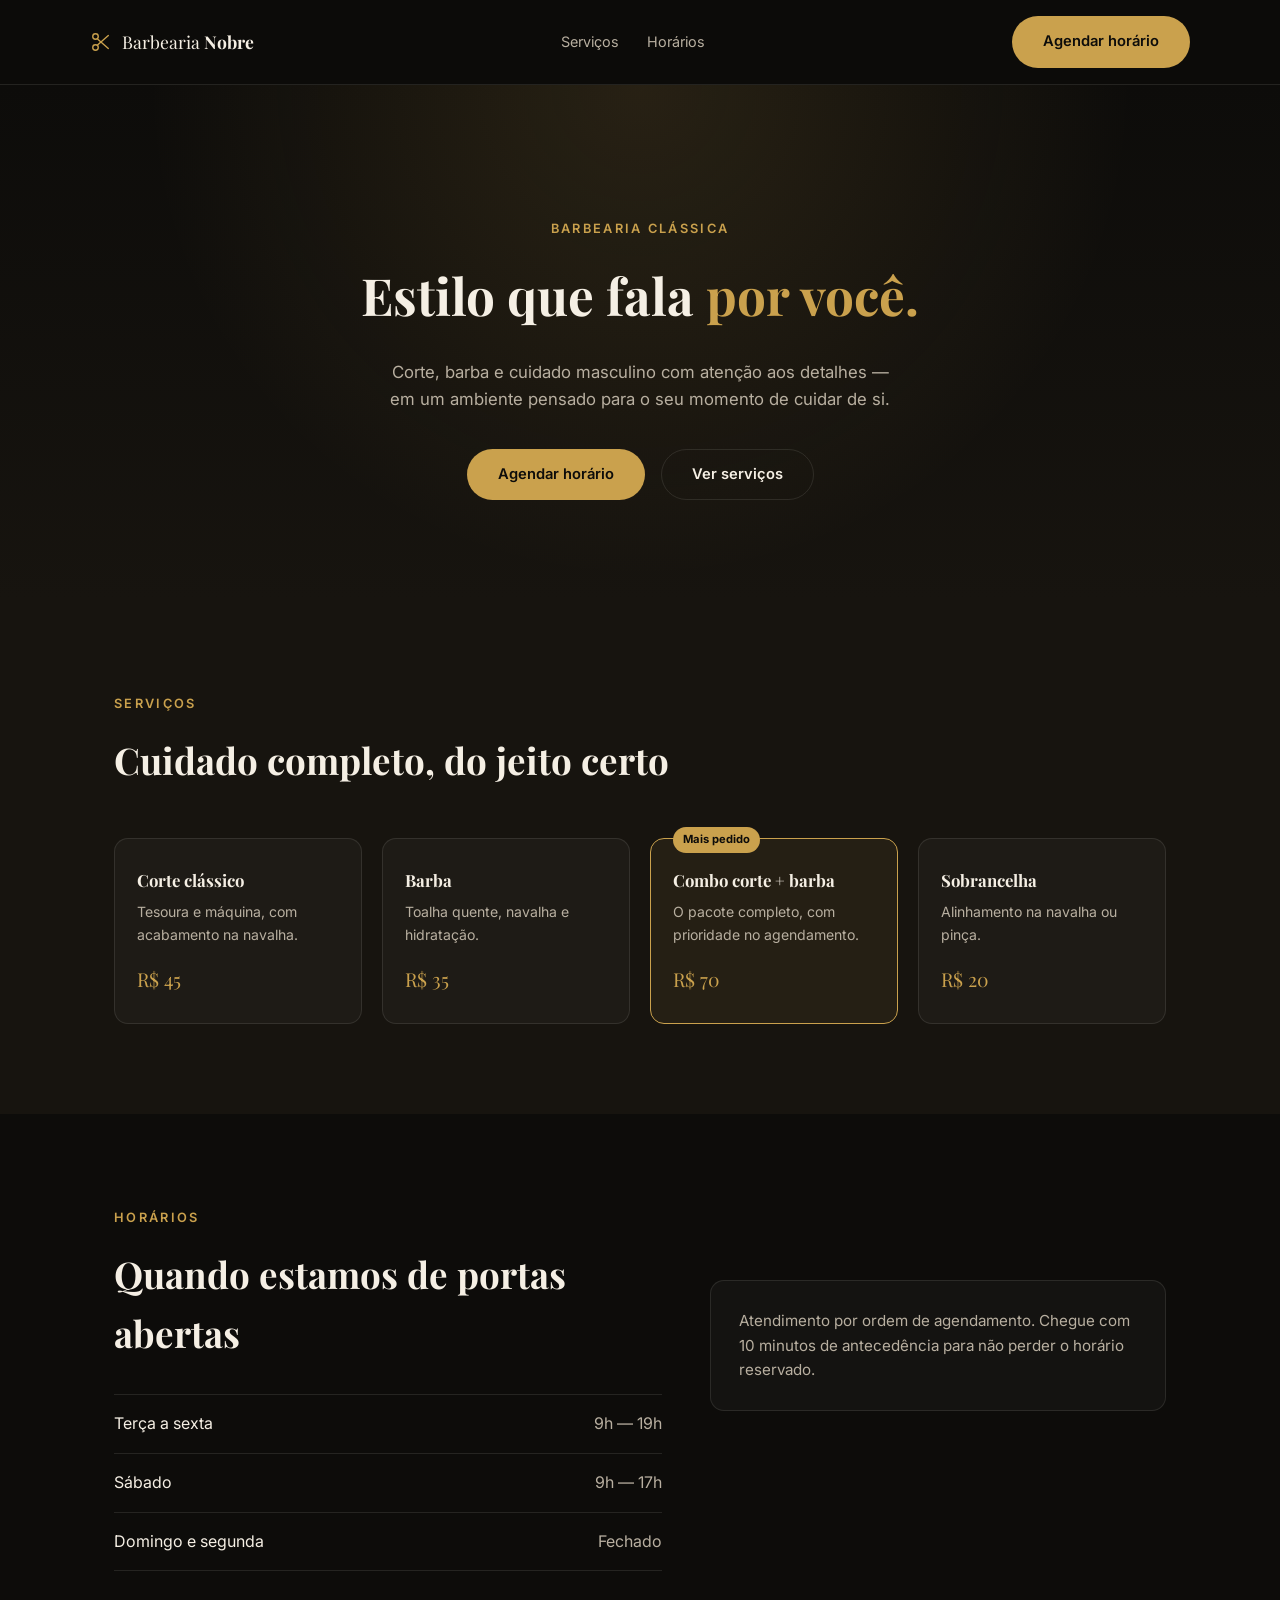
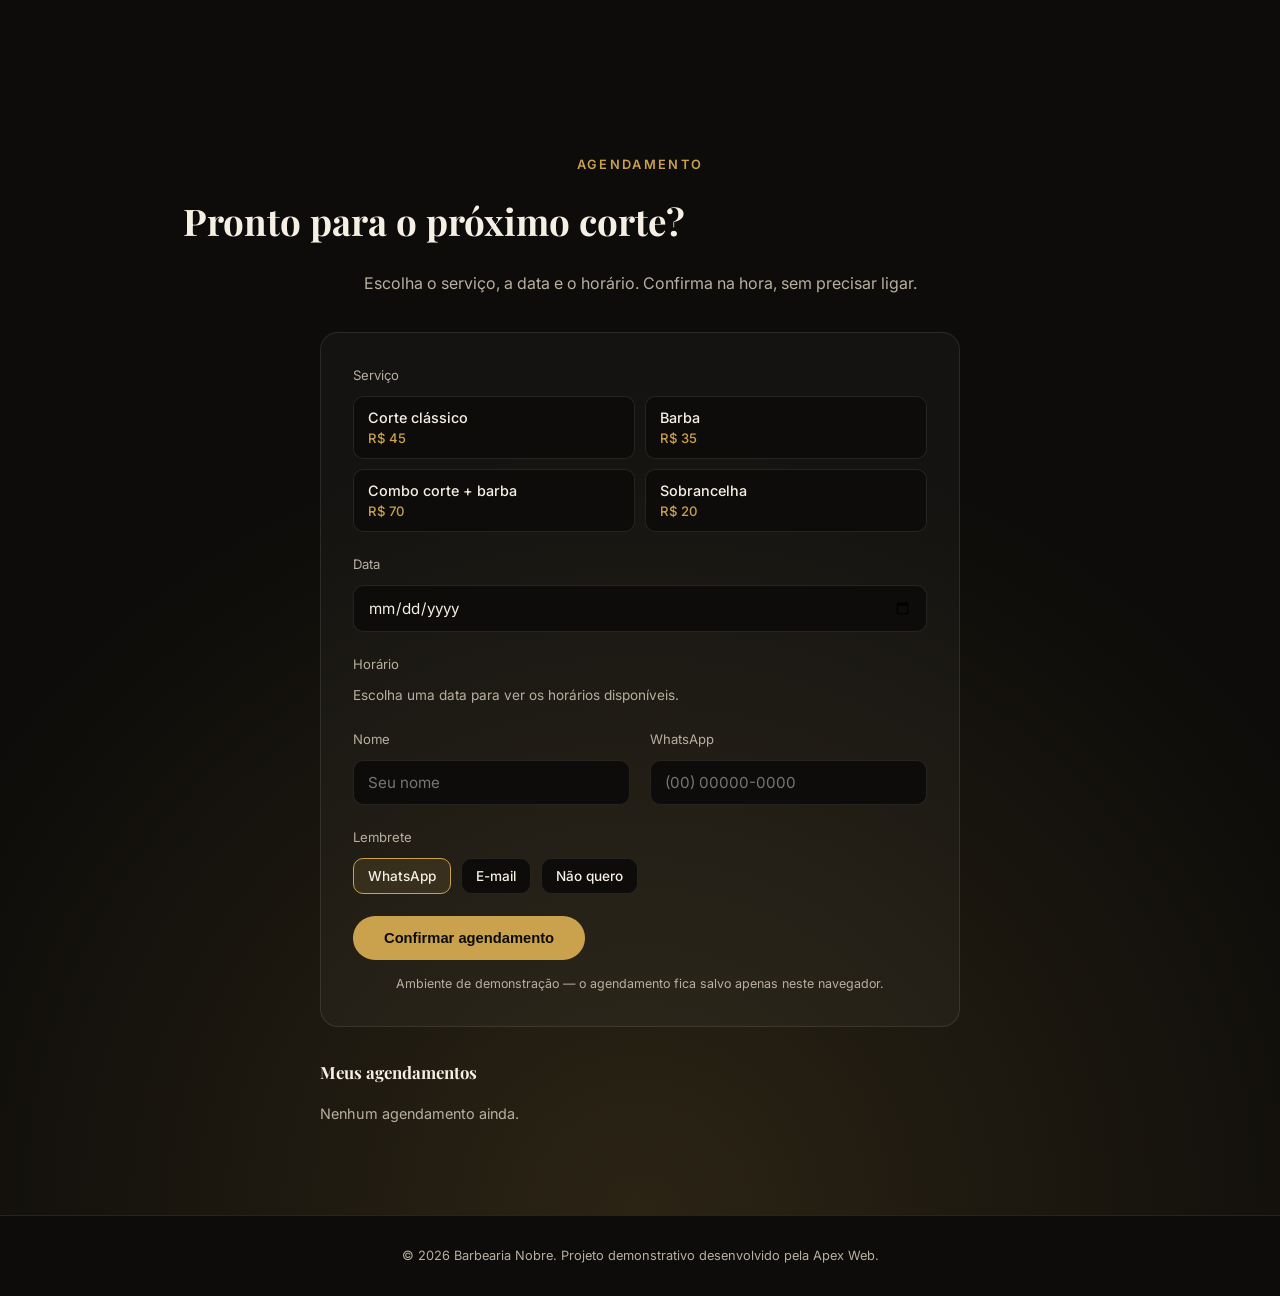
<file: portfolio-projects/barbearia/index.html>
<!DOCTYPE html>
<html lang="pt-BR">
<head>
<meta charset="UTF-8">
<meta name="viewport" content="width=device-width, initial-scale=1.0">
<title>Barbearia Nobre — Estilo que fala por você</title>
<meta name="description" content="Barbearia Nobre: cortes, barba e cuidado masculino com agendamento simples e atendimento de qualidade.">
<link rel="preconnect" href="https://fonts.googleapis.com">
<link rel="preconnect" href="https://fonts.gstatic.com" crossorigin>
<link href="https://fonts.googleapis.com/css2?family=Playfair+Display:wght@600;700&family=Inter:wght@400;500;600&display=swap" rel="stylesheet">
<link rel="stylesheet" href="styles.css">
</head>
<body>

<header class="site-header">
  <div class="container nav">
    <div class="logo">
      <svg viewBox="0 0 24 24" fill="none" xmlns="http://www.w3.org/2000/svg">
        <circle cx="6" cy="6" r="3" stroke="currentColor" stroke-width="1.5"/>
        <circle cx="6" cy="18" r="3" stroke="currentColor" stroke-width="1.5"/>
        <path d="M20 5L8.5 15" stroke="currentColor" stroke-width="1.5" stroke-linecap="round"/>
        <path d="M8.5 9L20 19" stroke="currentColor" stroke-width="1.5" stroke-linecap="round"/>
      </svg>
      <span>Barbearia <strong>Nobre</strong></span>
    </div>
    <ul class="nav-links">
      <li><a href="#servicos">Serviços</a></li>
      <li><a href="#horarios">Horários</a></li>
    </ul>
    <a href="#agendar" class="btn btn-primary">Agendar horário</a>
  </div>
</header>

<main>

  <section class="hero">
    <div class="hero-decor hero-decor-left" aria-hidden="true">
      <div class="barber-pole">
        <span class="pole-cap pole-cap-top"></span>
        <span class="pole-stripes"></span>
        <span class="pole-cap pole-cap-bottom"></span>
      </div>
    </div>

    <div class="hero-decor hero-decor-right" aria-hidden="true">
      <div class="float-card" id="next-slot-card">
        <span class="float-dot"></span>
        <div>
          <strong>Próxima vaga livre</strong>
          <span id="next-slot-value">Carregando…</span>
        </div>
      </div>
    </div>

    <div class="container hero-content">
      <span class="eyebrow">Barbearia clássica</span>
      <h1>Estilo que fala <span>por você.</span></h1>
      <p>Corte, barba e cuidado masculino com atenção aos detalhes — em um ambiente pensado para o seu momento de cuidar de si.</p>
      <div class="hero-actions">
        <a href="#agendar" class="btn btn-primary">Agendar horário</a>
        <a href="#servicos" class="btn btn-ghost">Ver serviços</a>
      </div>
    </div>
  </section>

  <section id="servicos" class="section servicos">
    <div class="container">
      <span class="eyebrow">Serviços</span>
      <h2>Cuidado completo, do jeito certo</h2>

      <div class="cards-grid">
        <div class="service-card">
          <h3>Corte clássico</h3>
          <p>Tesoura e máquina, com acabamento na navalha.</p>
          <span class="price">R$ 45</span>
        </div>
        <div class="service-card">
          <h3>Barba</h3>
          <p>Toalha quente, navalha e hidratação.</p>
          <span class="price">R$ 35</span>
        </div>
        <div class="service-card featured">
          <span class="badge">Mais pedido</span>
          <h3>Combo corte + barba</h3>
          <p>O pacote completo, com prioridade no agendamento.</p>
          <span class="price">R$ 70</span>
        </div>
        <div class="service-card">
          <h3>Sobrancelha</h3>
          <p>Alinhamento na navalha ou pinça.</p>
          <span class="price">R$ 20</span>
        </div>
      </div>
    </div>
  </section>

  <section id="horarios" class="section horarios">
    <div class="container horarios-grid">
      <div>
        <span class="eyebrow">Horários</span>
        <h2>Quando estamos de portas abertas</h2>
        <ul class="hours-list">
          <li><span>Terça a sexta</span><span>9h — 19h</span></li>
          <li><span>Sábado</span><span>9h — 17h</span></li>
          <li><span>Domingo e segunda</span><span>Fechado</span></li>
        </ul>
      </div>
      <div class="horarios-note">
        <p>Atendimento por ordem de agendamento. Chegue com 10 minutos de antecedência para não perder o horário reservado.</p>
      </div>
    </div>
  </section>

  <section id="agendar" class="section cta">
    <div class="container">
      <div class="cta-content">
        <span class="eyebrow">Agendamento</span>
        <h2>Pronto para o próximo corte?</h2>
        <p>Escolha o serviço, a data e o horário. Confirma na hora, sem precisar ligar.</p>
      </div>

      <form id="booking-form" class="booking-card" novalidate>
        <div class="booking-field">
          <label>Serviço</label>
          <div class="option-grid" id="service-options">
            <button type="button" class="option-chip" data-value="Corte clássico" data-price="R$ 45">Corte clássico<span>R$ 45</span></button>
            <button type="button" class="option-chip" data-value="Barba" data-price="R$ 35">Barba<span>R$ 35</span></button>
            <button type="button" class="option-chip" data-value="Combo corte + barba" data-price="R$ 70">Combo corte + barba<span>R$ 70</span></button>
            <button type="button" class="option-chip" data-value="Sobrancelha" data-price="R$ 20">Sobrancelha<span>R$ 20</span></button>
          </div>
        </div>

        <div class="booking-field">
          <label for="date-input">Data</label>
          <input type="date" id="date-input" class="date-input">
          <p class="booking-hint" id="date-hint" hidden></p>
        </div>

        <div class="booking-field">
          <label>Horário</label>
          <div class="option-row" id="time-options">
            <p class="booking-hint">Escolha uma data para ver os horários disponíveis.</p>
          </div>
        </div>

        <div class="booking-grid-2">
          <div class="booking-field">
            <label for="booking-name">Nome</label>
            <input type="text" id="booking-name" placeholder="Seu nome" required>
          </div>
          <div class="booking-field">
            <label for="booking-phone">WhatsApp</label>
            <input type="tel" id="booking-phone" placeholder="(00) 00000-0000" required>
          </div>
        </div>

        <div class="booking-field">
          <label>Lembrete</label>
          <div class="option-row" id="notify-options">
            <button type="button" class="option-chip small active" data-value="whatsapp">WhatsApp</button>
            <button type="button" class="option-chip small" data-value="email">E-mail</button>
            <button type="button" class="option-chip small" data-value="nenhum">Não quero</button>
          </div>
        </div>

        <p class="booking-error" id="booking-error" hidden></p>

        <button type="submit" class="btn btn-primary btn-block">Confirmar agendamento</button>
        <p class="booking-disclaimer">Ambiente de demonstração — o agendamento fica salvo apenas neste navegador.</p>
      </form>

      <div class="my-bookings" id="my-bookings">
        <h3>Meus agendamentos</h3>
        <div class="bookings-list" id="bookings-list">
          <p class="bookings-empty">Nenhum agendamento ainda.</p>
        </div>
      </div>
    </div>
  </section>

</main>

<footer class="site-footer">
  <div class="container">
    <p>&copy; 2026 Barbearia Nobre. Projeto demonstrativo desenvolvido pela Apex Web.</p>
  </div>
</footer>

<script src="script.js"></script>
</body>
</html>
</file>
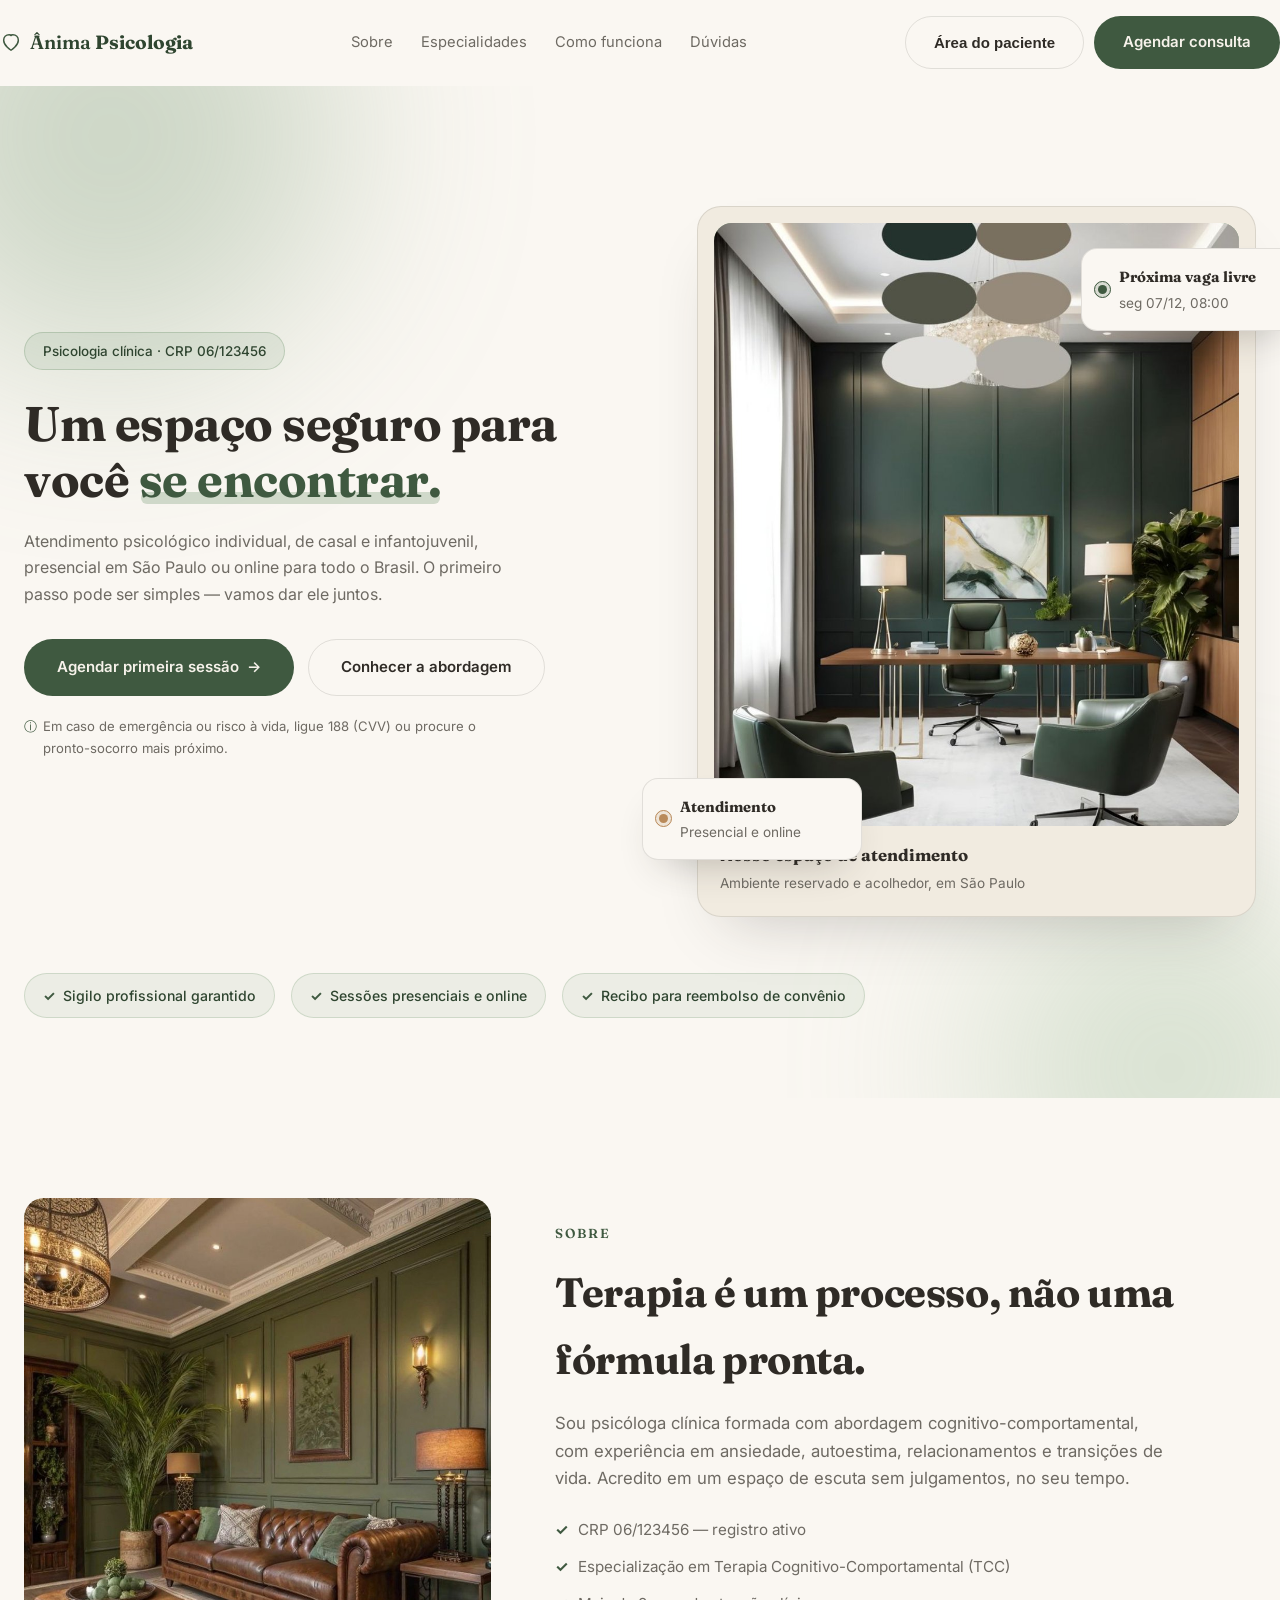
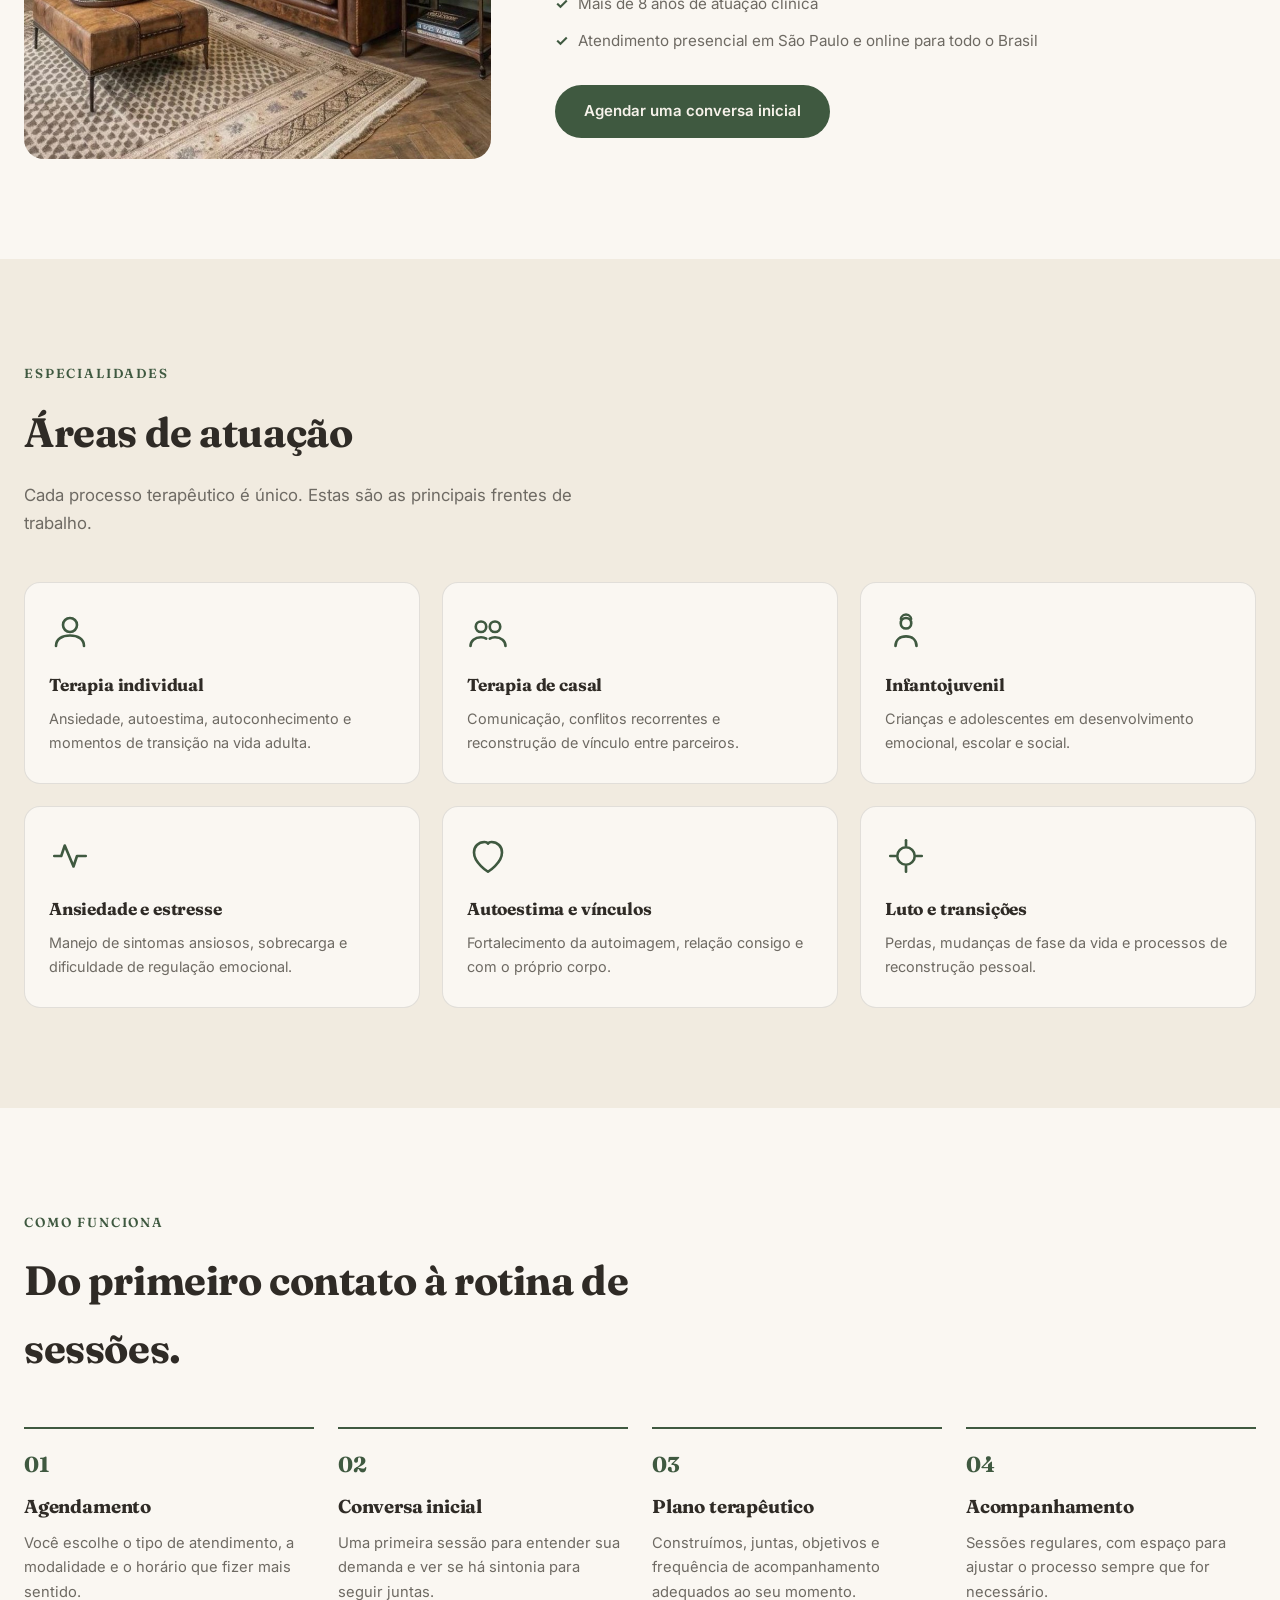
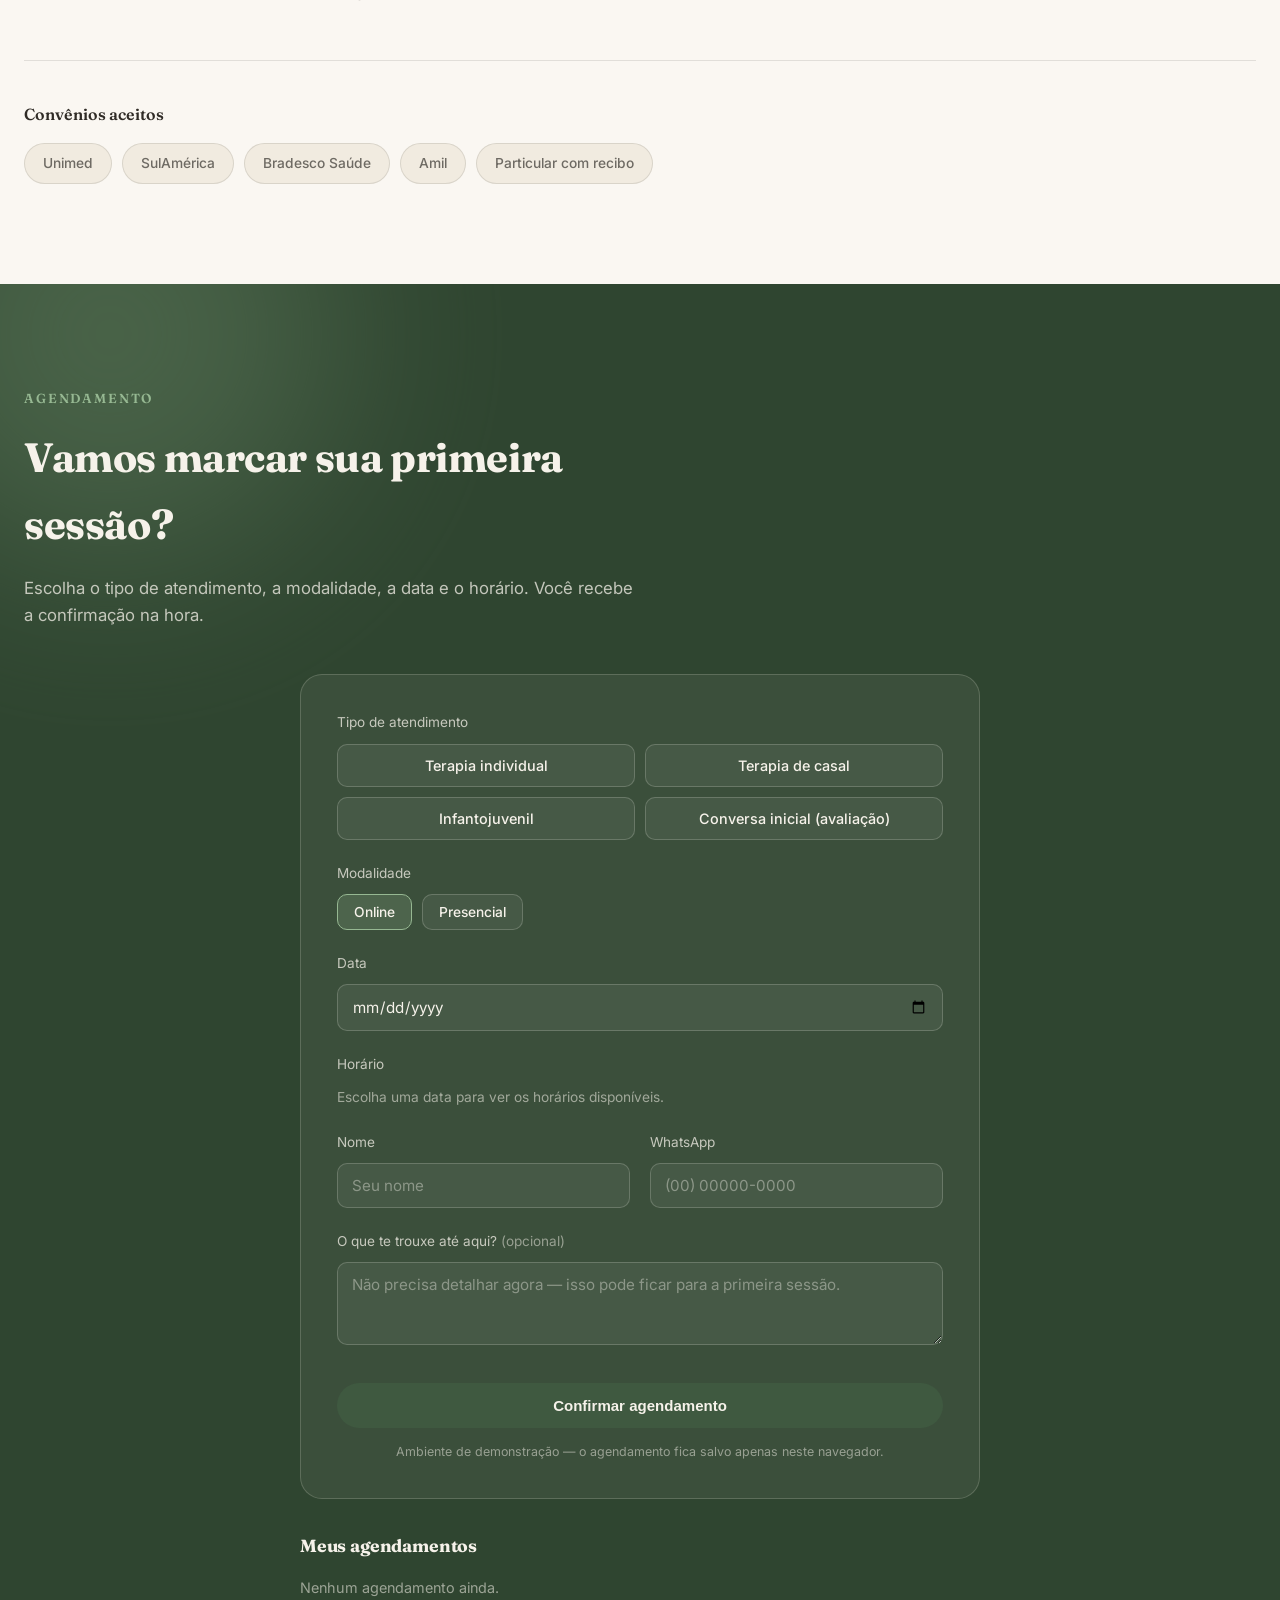
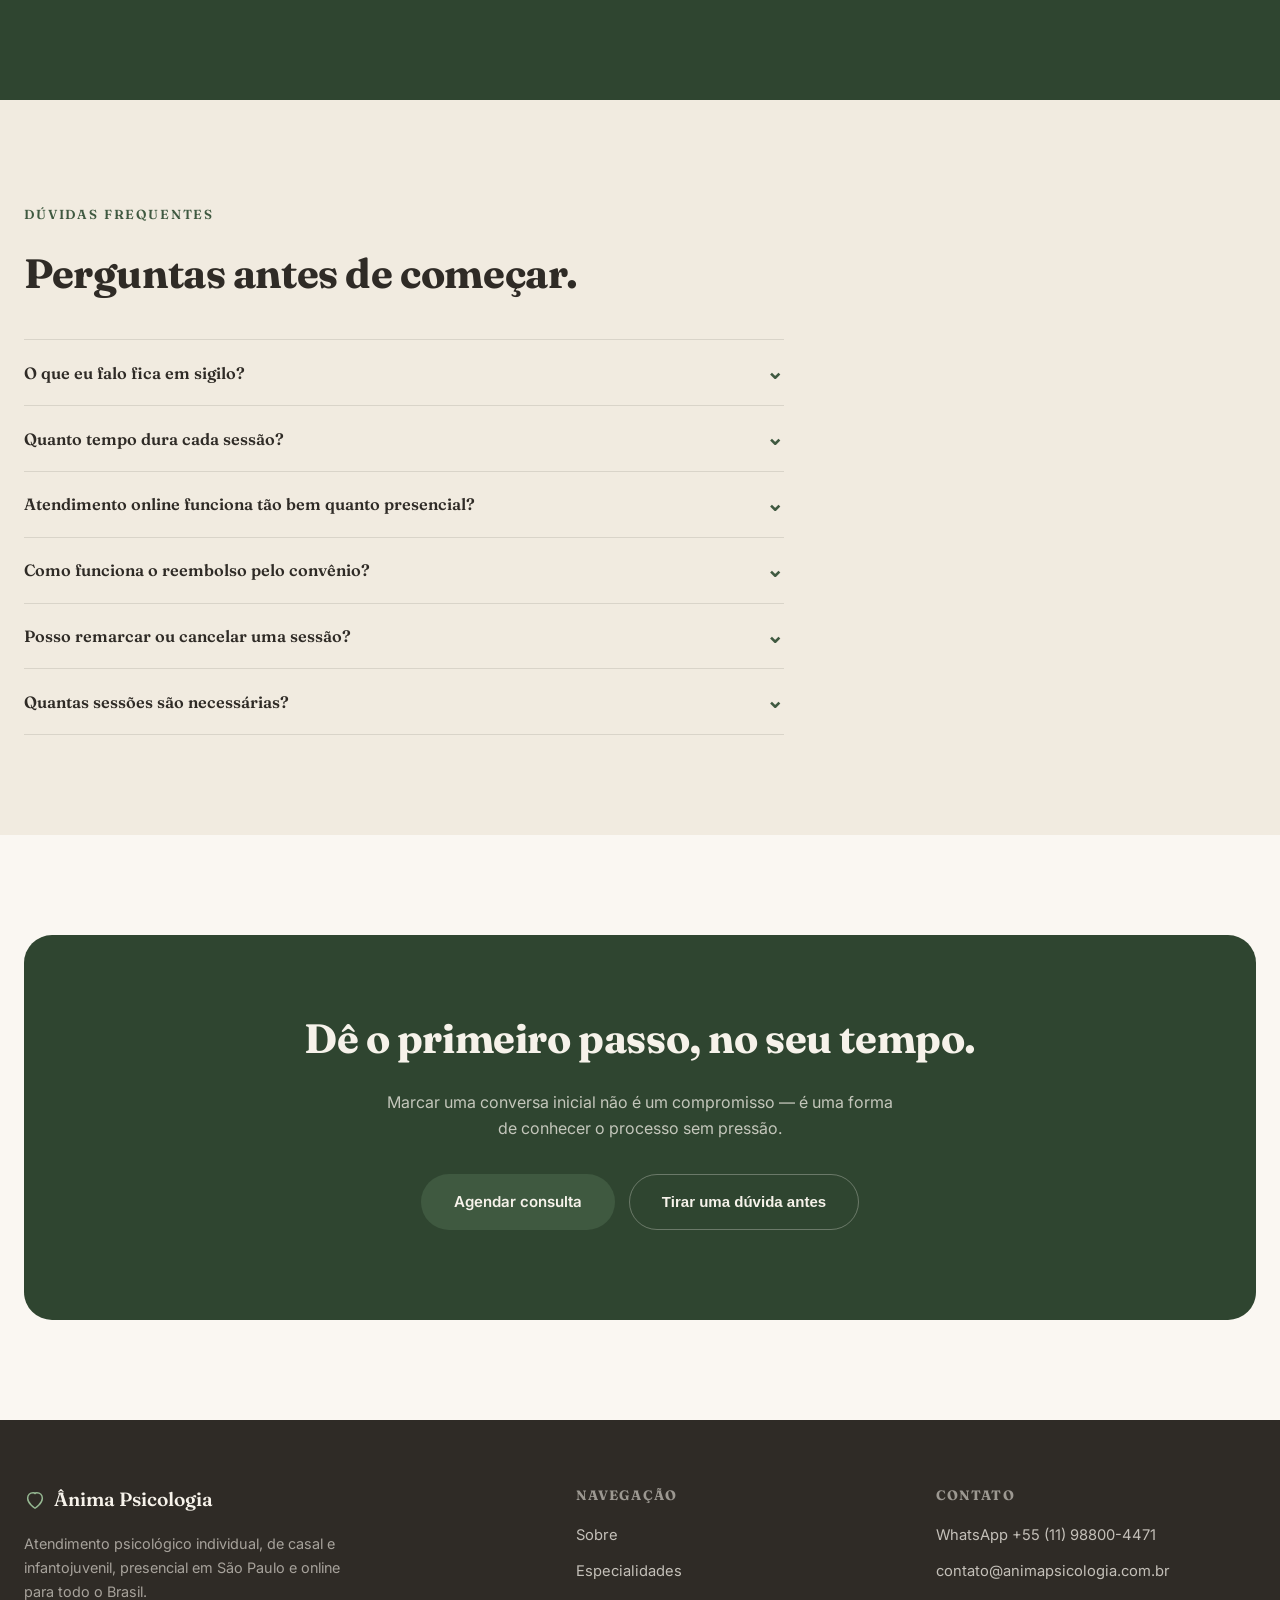
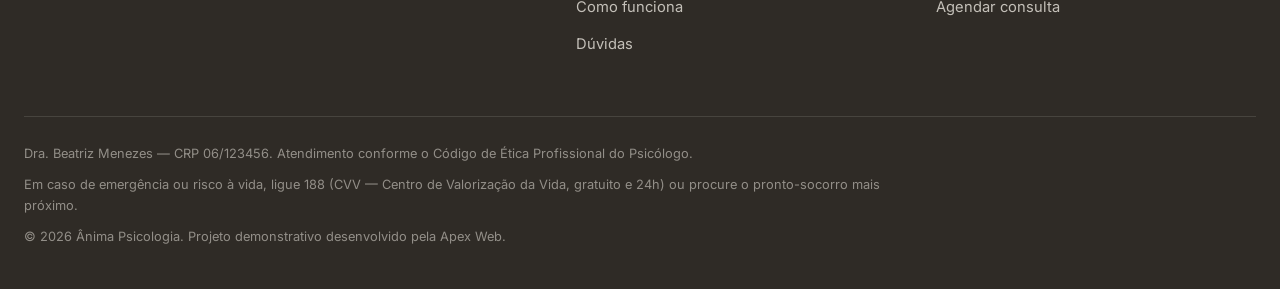
<file: portfolio-projects/psicologia/index.html>
<!DOCTYPE html>
<html lang="pt-BR">
<head>
<meta charset="UTF-8">
<meta name="viewport" content="width=device-width, initial-scale=1.0">
<title>Ânima Psicologia — Um espaço para você se encontrar</title>
<meta name="description" content="Atendimento psicológico individual, de casal e infantojuvenil, presencial e online. Agende sua primeira sessão.">
<link rel="preconnect" href="https://fonts.googleapis.com">
<link rel="preconnect" href="https://fonts.gstatic.com" crossorigin>
<link href="https://fonts.googleapis.com/css2?family=Fraunces:opsz,wght@9..144,500;9..144,600;9..144,700&family=Inter:wght@400;500;600&display=swap" rel="stylesheet">
<link rel="stylesheet" href="styles.css">
</head>
<body>

<div class="scroll-progress" id="scroll-progress"></div>

<header class="site-header" id="site-header">
  <div class="container nav">
    <div class="logo">
      <svg viewBox="0 0 24 24" fill="none" xmlns="http://www.w3.org/2000/svg">
        <path d="M12 21C12 21 4 16 4 10C4 6.5 6.5 4 10 4C11.5 4 12 5 12 5C12 5 12.5 4 14 4C17.5 4 20 6.5 20 10C20 16 12 21 12 21Z" stroke="currentColor" stroke-width="1.6" stroke-linejoin="round"/>
      </svg>
      <span>Ânima <strong>Psicologia</strong></span>
    </div>
    <ul class="nav-links">
      <li><a href="#sobre">Sobre</a></li>
      <li><a href="#especialidades">Especialidades</a></li>
      <li><a href="#como-funciona">Como funciona</a></li>
      <li><a href="#duvidas">Dúvidas</a></li>
    </ul>
    <div class="nav-actions">
      <button class="btn btn-ghost" data-open-modal="login">Área do paciente</button>
      <a href="#agendamento" class="btn btn-primary">Agendar consulta</a>
    </div>
  </div>
</header>

<main>

  <section class="hero">
    <div class="hero-bg" aria-hidden="true">
      <span class="blob blob-1"></span>
      <span class="blob blob-2"></span>
    </div>
    <div class="container">
      <div class="hero-grid">
        <div class="hero-content" data-reveal>
          <span class="pill">Psicologia clínica · CRP 06/123456</span>
          <h1>Um espaço seguro para você <span class="text-accent">se encontrar.</span></h1>
          <p>Atendimento psicológico individual, de casal e infantojuvenil, presencial em São Paulo ou online para todo o Brasil. O primeiro passo pode ser simples — vamos dar ele juntos.</p>
          <div class="hero-actions">
            <a href="#agendamento" class="btn btn-primary btn-lg">Agendar primeira sessão <span aria-hidden="true">→</span></a>
            <a href="#sobre" class="btn btn-ghost btn-lg">Conhecer a abordagem</a>
          </div>
          <p class="disclaimer">
            <span class="info-icon">ⓘ</span>
            Em caso de emergência ou risco à vida, ligue 188 (CVV) ou procure o pronto-socorro mais próximo.
          </p>
        </div>

        <div class="hero-visual" data-reveal data-delay="1">
          <div class="hero-photo-card" data-parallax data-parallax-strength="14">
            <div class="hero-photo">
              <img src="assets/img/consultorio.jpg" alt="Sala de atendimento da Ânima Psicologia">
            </div>
            <div class="hero-photo-tag">
              <strong>Nosso espaço de atendimento</strong>
              <span>Ambiente reservado e acolhedor, em São Paulo</span>
            </div>
          </div>
          <div class="float-card float-card-top">
            <span class="float-dot"></span>
            <div>
              <strong>Próxima vaga livre</strong>
              <span id="next-slot-value">Carregando…</span>
            </div>
          </div>
          <div class="float-card float-card-bottom">
            <span class="float-dot float-dot-alt"></span>
            <div>
              <strong>Atendimento</strong>
              <span>Presencial e online</span>
            </div>
          </div>
        </div>
      </div>

      <div class="hero-stats-row" data-reveal data-delay="2">
        <div class="hero-stat"><span class="hero-stat-icon">✓</span> Sigilo profissional garantido</div>
        <div class="hero-stat"><span class="hero-stat-icon">✓</span> Sessões presenciais e online</div>
        <div class="hero-stat"><span class="hero-stat-icon">✓</span> Recibo para reembolso de convênio</div>
      </div>
    </div>
  </section>

  <section id="sobre" class="section">
    <div class="container">
      <div class="about-grid">
        <div class="about-visual" data-reveal>
          <div class="about-photo">
            <img src="assets/img/sala-espera.jpg" alt="Sala de espera da Ânima Psicologia">
          </div>
        </div>
        <div data-reveal data-delay="1">
          <span class="eyebrow">Sobre</span>
          <h2>Terapia é um processo, não uma fórmula pronta.</h2>
          <p class="lead">Sou psicóloga clínica formada com abordagem cognitivo-comportamental, com experiência em ansiedade, autoestima, relacionamentos e transições de vida. Acredito em um espaço de escuta sem julgamentos, no seu tempo.</p>

          <ul class="about-list">
            <li><span class="check-icon">✓</span> CRP 06/123456 — registro ativo</li>
            <li><span class="check-icon">✓</span> Especialização em Terapia Cognitivo-Comportamental (TCC)</li>
            <li><span class="check-icon">✓</span> Mais de 8 anos de atuação clínica</li>
            <li><span class="check-icon">✓</span> Atendimento presencial em São Paulo e online para todo o Brasil</li>
          </ul>

          <a href="#agendamento" class="btn btn-primary">Agendar uma conversa inicial</a>
        </div>
      </div>
    </div>
  </section>

  <section id="especialidades" class="section section-alt">
    <div class="container">
      <span class="eyebrow" data-reveal>Especialidades</span>
      <h2 data-reveal>Áreas de atuação</h2>
      <p class="lead" data-reveal>Cada processo terapêutico é único. Estas são as principais frentes de trabalho.</p>

      <div class="cards-grid">
        <div class="feature-card" data-reveal data-spotlight>
          <div class="feature-icon">
            <svg viewBox="0 0 24 24" fill="none" xmlns="http://www.w3.org/2000/svg"><circle cx="12" cy="8" r="4" stroke="currentColor" stroke-width="1.5"/><path d="M4 20C4 16 7.5 14 12 14C16.5 14 20 16 20 20" stroke="currentColor" stroke-width="1.5" stroke-linecap="round"/></svg>
          </div>
          <h3>Terapia individual</h3>
          <p>Ansiedade, autoestima, autoconhecimento e momentos de transição na vida adulta.</p>
        </div>
        <div class="feature-card" data-reveal data-delay="1" data-spotlight>
          <div class="feature-icon">
            <svg viewBox="0 0 24 24" fill="none" xmlns="http://www.w3.org/2000/svg"><circle cx="8" cy="9" r="3" stroke="currentColor" stroke-width="1.5"/><circle cx="16" cy="9" r="3" stroke="currentColor" stroke-width="1.5"/><path d="M2 20C2 17 4.5 15 8 15C9.2 15 10.2 15.3 11 15.8" stroke="currentColor" stroke-width="1.5" stroke-linecap="round"/><path d="M22 20C22 17 19.5 15 16 15C14.8 15 13.8 15.3 13 15.8" stroke="currentColor" stroke-width="1.5" stroke-linecap="round"/></svg>
          </div>
          <h3>Terapia de casal</h3>
          <p>Comunicação, conflitos recorrentes e reconstrução de vínculo entre parceiros.</p>
        </div>
        <div class="feature-card" data-reveal data-delay="2" data-spotlight>
          <div class="feature-icon">
            <svg viewBox="0 0 24 24" fill="none" xmlns="http://www.w3.org/2000/svg"><circle cx="12" cy="7" r="3" stroke="currentColor" stroke-width="1.5"/><path d="M6 20C6 16.5 8.5 14.5 12 14.5C15.5 14.5 18 16.5 18 20" stroke="currentColor" stroke-width="1.5" stroke-linecap="round"/><path d="M9 4.5C9 4.5 9.5 2 12 2C14.5 2 15 4.5 15 4.5" stroke="currentColor" stroke-width="1.3" stroke-linecap="round"/></svg>
          </div>
          <h3>Infantojuvenil</h3>
          <p>Crianças e adolescentes em desenvolvimento emocional, escolar e social.</p>
        </div>
        <div class="feature-card" data-reveal data-spotlight>
          <div class="feature-icon">
            <svg viewBox="0 0 24 24" fill="none" xmlns="http://www.w3.org/2000/svg"><path d="M3 12H7L9 6L14 18L16 12H21" stroke="currentColor" stroke-width="1.5" stroke-linecap="round" stroke-linejoin="round"/></svg>
          </div>
          <h3>Ansiedade e estresse</h3>
          <p>Manejo de sintomas ansiosos, sobrecarga e dificuldade de regulação emocional.</p>
        </div>
        <div class="feature-card" data-reveal data-delay="1" data-spotlight>
          <div class="feature-icon">
            <svg viewBox="0 0 24 24" fill="none" xmlns="http://www.w3.org/2000/svg"><path d="M12 21C12 21 4 16 4 10C4 6.5 6.5 4 10 4C11.5 4 12 5 12 5C12 5 12.5 4 14 4C17.5 4 20 6.5 20 10C20 16 12 21 12 21Z" stroke="currentColor" stroke-width="1.5" stroke-linejoin="round"/></svg>
          </div>
          <h3>Autoestima e vínculos</h3>
          <p>Fortalecimento da autoimagem, relação consigo e com o próprio corpo.</p>
        </div>
        <div class="feature-card" data-reveal data-delay="2" data-spotlight>
          <div class="feature-icon">
            <svg viewBox="0 0 24 24" fill="none" xmlns="http://www.w3.org/2000/svg"><path d="M12 3V6" stroke="currentColor" stroke-width="1.5" stroke-linecap="round"/><path d="M12 18V21" stroke="currentColor" stroke-width="1.5" stroke-linecap="round"/><path d="M3 12H6" stroke="currentColor" stroke-width="1.5" stroke-linecap="round"/><path d="M18 12H21" stroke="currentColor" stroke-width="1.5" stroke-linecap="round"/><circle cx="12" cy="12" r="5" stroke="currentColor" stroke-width="1.5"/></svg>
          </div>
          <h3>Luto e transições</h3>
          <p>Perdas, mudanças de fase da vida e processos de reconstrução pessoal.</p>
        </div>
      </div>
    </div>
  </section>

  <section id="como-funciona" class="section">
    <div class="container">
      <span class="eyebrow" data-reveal>Como funciona</span>
      <h2 data-reveal>Do primeiro contato à rotina de sessões.</h2>

      <div class="steps-grid">
        <div class="step" data-reveal>
          <span class="step-number">01</span>
          <h3>Agendamento</h3>
          <p>Você escolhe o tipo de atendimento, a modalidade e o horário que fizer mais sentido.</p>
        </div>
        <div class="step" data-reveal data-delay="1">
          <span class="step-number">02</span>
          <h3>Conversa inicial</h3>
          <p>Uma primeira sessão para entender sua demanda e ver se há sintonia para seguir juntas.</p>
        </div>
        <div class="step" data-reveal data-delay="2">
          <span class="step-number">03</span>
          <h3>Plano terapêutico</h3>
          <p>Construímos, juntas, objetivos e frequência de acompanhamento adequados ao seu momento.</p>
        </div>
        <div class="step" data-reveal data-delay="3">
          <span class="step-number">04</span>
          <h3>Acompanhamento</h3>
          <p>Sessões regulares, com espaço para ajustar o processo sempre que for necessário.</p>
        </div>
      </div>

      <div class="insurance-row" data-reveal data-delay="1">
        <span class="insurance-label">Convênios aceitos</span>
        <div class="insurance-badges">
          <span class="badge">Unimed</span>
          <span class="badge">SulAmérica</span>
          <span class="badge">Bradesco Saúde</span>
          <span class="badge">Amil</span>
          <span class="badge">Particular com recibo</span>
        </div>
      </div>
    </div>
  </section>

  <section id="agendamento" class="section section-branded">
    <div class="hero-bg" aria-hidden="true">
      <span class="blob blob-1"></span>
    </div>
    <div class="container">
      <span class="eyebrow" data-reveal>Agendamento</span>
      <h2 data-reveal>Vamos marcar sua primeira sessão?</h2>
      <p class="lead" data-reveal>Escolha o tipo de atendimento, a modalidade, a data e o horário. Você recebe a confirmação na hora.</p>

      <form id="booking-form" class="booking-card" data-reveal data-delay="1" novalidate>
        <div class="booking-field">
          <label>Tipo de atendimento</label>
          <div class="option-grid" id="type-options">
            <button type="button" class="option-chip" data-value="Terapia individual">Terapia individual</button>
            <button type="button" class="option-chip" data-value="Terapia de casal">Terapia de casal</button>
            <button type="button" class="option-chip" data-value="Infantojuvenil">Infantojuvenil</button>
            <button type="button" class="option-chip" data-value="Conversa inicial">Conversa inicial (avaliação)</button>
          </div>
        </div>

        <div class="booking-field">
          <label>Modalidade</label>
          <div class="option-row" id="modality-options">
            <button type="button" class="option-chip small active" data-value="Online">Online</button>
            <button type="button" class="option-chip small" data-value="Presencial">Presencial</button>
          </div>
        </div>

        <div class="booking-field">
          <label for="date-input">Data</label>
          <input type="date" id="date-input" class="date-input">
          <p class="booking-hint" id="date-hint" hidden></p>
        </div>

        <div class="booking-field">
          <label>Horário</label>
          <div class="option-row" id="time-options">
            <p class="booking-hint">Escolha uma data para ver os horários disponíveis.</p>
          </div>
        </div>

        <div class="booking-grid-2">
          <div class="booking-field">
            <label for="booking-name">Nome</label>
            <input type="text" id="booking-name" placeholder="Seu nome" required>
          </div>
          <div class="booking-field">
            <label for="booking-phone">WhatsApp</label>
            <input type="tel" id="booking-phone" placeholder="(00) 00000-0000" required>
          </div>
        </div>

        <div class="booking-field">
          <label for="booking-note">O que te trouxe até aqui? <span class="optional-tag">(opcional)</span></label>
          <textarea id="booking-note" rows="3" placeholder="Não precisa detalhar agora — isso pode ficar para a primeira sessão."></textarea>
        </div>

        <p class="booking-error" id="booking-error" hidden></p>

        <button type="submit" class="btn btn-primary btn-block">Confirmar agendamento</button>
        <p class="booking-disclaimer">Ambiente de demonstração — o agendamento fica salvo apenas neste navegador.</p>
      </form>

      <div class="my-bookings" data-reveal data-delay="2">
        <h3>Meus agendamentos</h3>
        <div class="bookings-list" id="bookings-list">
          <p class="bookings-empty">Nenhum agendamento ainda.</p>
        </div>
      </div>
    </div>
  </section>

  <section id="duvidas" class="section section-alt">
    <div class="container">
      <span class="eyebrow" data-reveal>Dúvidas frequentes</span>
      <h2 data-reveal>Perguntas antes de começar.</h2>

      <div class="faq-list" data-reveal data-delay="1">
        <div class="faq-item">
          <button class="faq-question">O que eu falo fica em sigilo?<span class="faq-icon">⌄</span></button>
          <div class="faq-answer"><p>Sim. O sigilo profissional é um princípio ético da psicologia — o conteúdo das sessões não é compartilhado com terceiros, exceto em situações previstas por lei (como risco grave à vida).</p></div>
        </div>
        <div class="faq-item">
          <button class="faq-question">Quanto tempo dura cada sessão?<span class="faq-icon">⌄</span></button>
          <div class="faq-answer"><p>As sessões individuais e infantojuvenis duram 50 minutos. Sessões de casal têm 60 minutos.</p></div>
        </div>
        <div class="faq-item">
          <button class="faq-question">Atendimento online funciona tão bem quanto presencial?<span class="faq-icon">⌄</span></button>
          <div class="faq-answer"><p>Para a maioria das demandas, sim. O formato online tem a mesma estrutura e sigilo da sessão presencial, com a flexibilidade de ser feito de onde você estiver.</p></div>
        </div>
        <div class="faq-item">
          <button class="faq-question">Como funciona o reembolso pelo convênio?<span class="faq-icon">⌄</span></button>
          <div class="faq-answer"><p>Para atendimentos particulares, é emitido recibo com os dados necessários para solicitar reembolso diretamente ao seu convênio, conforme as regras da sua operadora.</p></div>
        </div>
        <div class="faq-item">
          <button class="faq-question">Posso remarcar ou cancelar uma sessão?<span class="faq-icon">⌄</span></button>
          <div class="faq-answer"><p>Sim, pedimos apenas um aviso com pelo menos 24 horas de antecedência para reorganizar a agenda.</p></div>
        </div>
        <div class="faq-item">
          <button class="faq-question">Quantas sessões são necessárias?<span class="faq-icon">⌄</span></button>
          <div class="faq-answer"><p>Varia de pessoa para pessoa. Isso é conversado ao longo do processo, conforme os objetivos definidos juntas na conversa inicial.</p></div>
        </div>
      </div>
    </div>
  </section>

  <section class="section cta-outer">
    <div class="container">
      <div class="cta-card" data-reveal>
        <h2>Dê o primeiro passo, no seu tempo.</h2>
        <p>Marcar uma conversa inicial não é um compromisso — é uma forma de conhecer o processo sem pressão.</p>
        <div class="hero-actions">
          <a href="#agendamento" class="btn btn-primary btn-lg">Agendar consulta</a>
          <button class="btn btn-ghost btn-lg" data-open-modal="contact">Tirar uma dúvida antes</button>
        </div>
      </div>
    </div>
  </section>

</main>

<footer class="site-footer">
  <div class="container">
    <div class="footer-grid">
      <div class="footer-brand">
        <div class="logo">
          <svg viewBox="0 0 24 24" fill="none" xmlns="http://www.w3.org/2000/svg">
            <path d="M12 21C12 21 4 16 4 10C4 6.5 6.5 4 10 4C11.5 4 12 5 12 5C12 5 12.5 4 14 4C17.5 4 20 6.5 20 10C20 16 12 21 12 21Z" stroke="currentColor" stroke-width="1.6" stroke-linejoin="round"/>
          </svg>
          <span>Ânima Psicologia</span>
        </div>
        <p>Atendimento psicológico individual, de casal e infantojuvenil, presencial em São Paulo e online para todo o Brasil.</p>
      </div>
      <div class="footer-col">
        <h4>Navegação</h4>
        <a href="#sobre">Sobre</a>
        <a href="#especialidades">Especialidades</a>
        <a href="#como-funciona">Como funciona</a>
        <a href="#duvidas">Dúvidas</a>
      </div>
      <div class="footer-col">
        <h4>Contato</h4>
        <a href="#" data-open-modal="contact">WhatsApp +55 (11) 98800-4471</a>
        <a href="#" data-open-modal="contact">contato@animapsicologia.com.br</a>
        <a href="#agendamento">Agendar consulta</a>
      </div>
    </div>
    <div class="footer-legal">
      <p>Dra. Beatriz Menezes — CRP 06/123456. Atendimento conforme o Código de Ética Profissional do Psicólogo.</p>
      <p>Em caso de emergência ou risco à vida, ligue 188 (CVV — Centro de Valorização da Vida, gratuito e 24h) ou procure o pronto-socorro mais próximo.</p>
      <p class="footer-copyright">© 2026 Ânima Psicologia. Projeto demonstrativo desenvolvido pela Apex Web.</p>
    </div>
  </div>
</footer>

<button class="back-to-top" id="back-to-top" aria-label="Voltar ao topo">
  <svg viewBox="0 0 24 24" fill="none" xmlns="http://www.w3.org/2000/svg">
    <path d="M12 19V5" stroke="currentColor" stroke-width="2" stroke-linecap="round"/>
    <path d="M5 12L12 5L19 12" stroke="currentColor" stroke-width="2" stroke-linecap="round" stroke-linejoin="round"/>
  </svg>
</button>

<!-- Login modal -->
<div class="modal-overlay" id="modal-login">
  <div class="modal">
    <button class="modal-close" data-close-modal>&times;</button>
    <div class="modal-view" data-view="form">
      <h3>Área do paciente</h3>
      <p class="modal-sub">Ambiente de demonstração — nenhum dado é armazenado em servidor.</p>
      <form id="login-form">
        <label>E-mail</label>
        <input type="email" required placeholder="voce@email.com">
        <label>Senha</label>
        <input type="password" required placeholder="••••••••">
        <button type="submit" class="btn btn-primary btn-block">Entrar</button>
      </form>
    </div>
    <div class="modal-view" data-view="success" hidden>
      <div class="modal-icon">✓</div>
      <h3>Login simulado</h3>
      <p class="modal-sub">Em uma versão real, aqui ficariam seus agendamentos e recibos.</p>
      <button class="btn btn-primary btn-block" data-close-modal>Fechar</button>
    </div>
  </div>
</div>

<!-- Contact modal -->
<div class="modal-overlay" id="modal-contact">
  <div class="modal">
    <button class="modal-close" data-close-modal>&times;</button>
    <div class="modal-view" data-view="form">
      <h3>Tirar uma dúvida</h3>
      <p class="modal-sub">Ambiente de demonstração — nenhum dado é armazenado em servidor.</p>
      <form id="contact-form">
        <label>Nome</label>
        <input type="text" required placeholder="Seu nome">
        <label>E-mail ou WhatsApp</label>
        <input type="text" required placeholder="Como prefere ser contatada(o)">
        <label>Mensagem</label>
        <textarea required placeholder="Sua dúvida" rows="3"></textarea>
        <button type="submit" class="btn btn-primary btn-block">Enviar mensagem</button>
      </form>
    </div>
    <div class="modal-view" data-view="success" hidden>
      <div class="modal-icon">✓</div>
      <h3>Mensagem enviada!</h3>
      <p class="modal-sub">Em um projeto real, a resposta chegaria pelo canal informado. Isto é uma demonstração.</p>
      <button class="btn btn-primary btn-block" data-close-modal>Fechar</button>
    </div>
  </div>
</div>

<script src="script.js"></script>
</body>
</html>
</file>
<file: styles.css>
:root {
  --black: #000000;
  --white: #ffffff;
  --blue-bright: #0062ff;
  --blue-dark: #061b2b;
  --blue-mid: #092a59;

  --bg: var(--black);
  --bg-alt: var(--blue-dark);
  --text: var(--white);
  --text-muted: #a9b4c2;
  --border: rgba(255, 255, 255, 0.1);

  --font: "Inter", "Segoe UI", -apple-system, BlinkMacSystemFont, Roboto, Arial, sans-serif;
  --font-display: "Space Grotesk", var(--font);
  --container-width: 1140px;
  --ease: cubic-bezier(0.16, 0.84, 0.44, 1);
}

* {
  box-sizing: border-box;
  margin: 0;
  padding: 0;
}

html {
  scroll-behavior: smooth;
}

body {
  background: var(--bg);
  color: var(--text);
  font-family: var(--font);
  line-height: 1.6;
  -webkit-font-smoothing: antialiased;
  overflow-x: hidden;
}

img {
  max-width: 100%;
  display: block;
}

a {
  color: inherit;
  text-decoration: none;
}

.container {
  width: 100%;
  max-width: var(--container-width);
  margin: 0 auto;
  padding: 0 24px;
}

.section {
  padding: 100px 0;
  position: relative;
}

.eyebrow {
  display: inline-block;
  color: var(--blue-bright);
  font-family: var(--font-display);
  font-size: 0.85rem;
  font-weight: 600;
  letter-spacing: 0.15em;
  text-transform: uppercase;
  margin-bottom: 16px;
}

h1, h2, h3 {
  font-family: var(--font-display);
  font-weight: 700;
  letter-spacing: -0.02em;
}

h2 {
  font-size: clamp(1.8rem, 3.5vw, 2.6rem);
  max-width: 700px;
  margin-bottom: 24px;
}

.lead {
  color: var(--text-muted);
  font-size: 1.1rem;
  max-width: 640px;
}

/* Scroll-triggered reveal */
[data-reveal] {
  opacity: 0;
  transform: translateY(28px);
  transition: opacity 0.7s var(--ease), transform 0.7s var(--ease);
  will-change: opacity, transform;
}

[data-reveal].is-visible {
  opacity: 1;
  transform: none;
}

@media (prefers-reduced-motion: reduce) {
  [data-reveal] {
    transition: none;
  }
  html {
    scroll-behavior: auto;
  }
}

/* Scroll progress bar */
.scroll-progress {
  position: fixed;
  top: 0;
  left: 0;
  height: 3px;
  width: 0%;
  background: linear-gradient(90deg, var(--blue-bright), #7db3ff);
  z-index: 1000;
  transition: width 0.1s linear;
}

/* Buttons */
.btn {
  position: relative;
  display: inline-block;
  padding: 14px 32px;
  border-radius: 999px;
  font-weight: 600;
  font-size: 0.95rem;
  transition: transform 0.25s var(--ease), background 0.2s ease, opacity 0.2s ease, border-color 0.2s ease, color 0.2s ease, box-shadow 0.25s ease;
  border: 1px solid transparent;
  cursor: pointer;
  overflow: hidden;
  isolation: isolate;
}

.btn::before {
  content: "";
  position: absolute;
  inset: 0;
  left: -60%;
  width: 40%;
  background: linear-gradient(120deg, transparent, rgba(255, 255, 255, 0.35), transparent);
  transform: skewX(-20deg);
  transition: left 0.7s ease;
  z-index: 1;
}

.btn:hover::before {
  left: 120%;
}

.btn-primary {
  background: var(--blue-bright);
  color: var(--white);
  box-shadow: 0 0 0 0 rgba(0, 98, 255, 0.5);
}

.btn-primary:hover {
  transform: translateY(-2px);
  background: #0052d6;
  box-shadow: 0 10px 30px -8px rgba(0, 98, 255, 0.6);
}

.btn-ghost {
  border-color: var(--border);
  color: var(--text);
}

.btn-ghost:hover {
  border-color: var(--blue-bright);
  color: var(--blue-bright);
  transform: translateY(-2px);
}

/* Header */
.site-header {
  position: sticky;
  top: 0;
  z-index: 100;
  background: rgba(0, 0, 0, 0.6);
  backdrop-filter: blur(10px);
  border-bottom: 1px solid transparent;
  transition: background 0.3s ease, border-color 0.3s ease, padding 0.3s ease;
}

.site-header.scrolled {
  background: rgba(0, 0, 0, 0.85);
  border-bottom-color: var(--border);
}

.nav {
  position: relative;
  display: flex;
  align-items: center;
  justify-content: space-between;
  padding-top: 14px;
  padding-bottom: 14px;
  transition: padding 0.3s ease;
}

.site-header.scrolled .nav {
  padding-top: 10px;
  padding-bottom: 10px;
}

.nav-logo img {
  height: 34px;
  width: auto;
  transition: transform 0.3s ease;
}

.nav-logo:hover img {
  transform: scale(1.06);
}

.nav-links {
  display: flex;
  align-items: center;
  gap: 32px;
  list-style: none;
  font-size: 0.9rem;
  font-weight: 500;
}

.nav-links a {
  position: relative;
  color: var(--text-muted);
  transition: color 0.2s ease;
  padding-bottom: 4px;
}

.nav-links a::after {
  content: "";
  position: absolute;
  left: 0;
  bottom: 0;
  width: 0;
  height: 2px;
  background: var(--blue-bright);
  transition: width 0.25s var(--ease);
}

.nav-links a:hover,
.nav-links a.active {
  color: var(--white);
}

.nav-links a:hover::after,
.nav-links a.active::after {
  width: 100%;
}

.nav-cta {
  background: var(--blue-bright);
  color: var(--white) !important;
  padding: 10px 20px;
  border-radius: 999px;
}

.nav-cta::after {
  display: none;
}

.nav-cta:hover {
  color: var(--white) !important;
  opacity: 0.9;
}

.nav-toggle {
  display: none;
  flex-direction: column;
  justify-content: center;
  gap: 5px;
  width: 40px;
  height: 40px;
  background: transparent;
  border: none;
  cursor: pointer;
  padding: 0;
}

.nav-toggle span {
  display: block;
  height: 2px;
  width: 100%;
  background: var(--white);
  border-radius: 2px;
  transition: transform 0.25s ease, opacity 0.25s ease;
}

.nav-toggle.open span:nth-child(1) {
  transform: translateY(7px) rotate(45deg);
}

.nav-toggle.open span:nth-child(2) {
  opacity: 0;
}

.nav-toggle.open span:nth-child(3) {
  transform: translateY(-7px) rotate(-45deg);
}

/* Hero */
.hero {
  position: relative;
  padding: 150px 0 130px;
  background: linear-gradient(180deg, var(--black) 0%, var(--blue-dark) 100%);
  text-align: center;
  overflow: hidden;
}

.hero-bg {
  position: absolute;
  inset: 0;
  z-index: 0;
  pointer-events: none;
}

.blob {
  position: absolute;
  border-radius: 50%;
  filter: blur(90px);
  opacity: 0.55;
  animation: float 14s ease-in-out infinite;
}

.blob-1 {
  width: 460px;
  height: 460px;
  top: -160px;
  left: -120px;
  background: var(--blue-bright);
}

.blob-2 {
  width: 380px;
  height: 380px;
  bottom: -160px;
  right: -100px;
  background: var(--blue-mid);
  animation-delay: -7s;
  animation-duration: 17s;
}

.grid-overlay {
  position: absolute;
  inset: 0;
  background-image:
    linear-gradient(rgba(255, 255, 255, 0.04) 1px, transparent 1px),
    linear-gradient(90deg, rgba(255, 255, 255, 0.04) 1px, transparent 1px);
  background-size: 48px 48px;
  mask-image: radial-gradient(circle at 50% 30%, black, transparent 70%);
}

@keyframes float {
  0%, 100% { transform: translate(0, 0) scale(1); }
  50% { transform: translate(30px, -30px) scale(1.08); }
}

@media (prefers-reduced-motion: reduce) {
  .blob { animation: none; }
}

.hero-content {
  position: relative;
  z-index: 1;
}

/* Floating illustrative cards */
.hero-float {
  position: absolute;
  z-index: 1;
  width: 220px;
  animation: float-card 8s ease-in-out infinite;
}

.hero-float-inner {
  background: rgba(255, 255, 255, 0.05);
  border: 1px solid var(--border);
  border-radius: 16px;
  padding: 18px;
  backdrop-filter: blur(14px);
  box-shadow: 0 20px 50px -20px rgba(0, 0, 0, 0.6);
  text-align: left;
  font-size: 0.8rem;
  transition: transform 0.2s ease-out;
}

.hero-float-left {
  top: 20%;
  left: calc(50% - 660px);
}

.hero-float-right {
  bottom: 18%;
  right: calc(50% - 660px);
  animation-delay: -3s;
}

@keyframes float-card {
  0%, 100% { transform: translateY(0); }
  50% { transform: translateY(-14px); }
}

.float-card-header {
  display: flex;
  align-items: center;
  gap: 8px;
  font-weight: 600;
  color: var(--white);
  margin-bottom: 14px;
}

.float-dot {
  width: 8px;
  height: 8px;
  border-radius: 50%;
  background: var(--blue-bright);
  box-shadow: 0 0 0 4px rgba(0, 98, 255, 0.2);
}

.float-dot-alt {
  background: #22c55e;
  box-shadow: 0 0 0 4px rgba(34, 197, 94, 0.2);
}

.float-card-row {
  display: flex;
  align-items: center;
  justify-content: space-between;
  color: var(--text-muted);
  padding: 7px 0;
  border-top: 1px solid var(--border);
}

.float-card-row:first-of-type {
  border-top: none;
}

.float-tag {
  background: rgba(0, 98, 255, 0.15);
  color: #8fbaff;
  padding: 2px 8px;
  border-radius: 999px;
  font-size: 0.72rem;
}

.float-tag-alt {
  background: rgba(34, 197, 94, 0.15);
  color: #6ee7a3;
}

.float-card-product {
  display: flex;
  align-items: center;
  gap: 12px;
}

.float-thumb {
  width: 40px;
  height: 40px;
  border-radius: 10px;
  flex-shrink: 0;
  background: linear-gradient(135deg, var(--blue-bright), var(--blue-mid));
}

.float-card-product strong {
  display: block;
  color: var(--white);
  font-size: 0.82rem;
  margin-bottom: 2px;
}

.float-muted {
  color: var(--text-muted);
  font-size: 0.75rem;
}

@media (max-width: 1420px) {
  .hero-float {
    display: none;
  }
}

@media (prefers-reduced-motion: reduce) {
  .hero-float {
    animation: none;
  }
}

/* Hero trust badges */
.hero-badges {
  display: flex;
  flex-wrap: wrap;
  justify-content: center;
  gap: 14px 28px;
  list-style: none;
  margin-top: 44px;
  color: var(--text-muted);
  font-size: 0.88rem;
}

.hero-badges li {
  display: flex;
  align-items: center;
  gap: 8px;
}

.badge-check {
  display: inline-flex;
  align-items: center;
  justify-content: center;
  width: 18px;
  height: 18px;
  border-radius: 50%;
  background: rgba(0, 98, 255, 0.18);
  color: var(--blue-bright);
  font-size: 0.65rem;
  font-weight: 700;
}

@media (max-width: 640px) {
  .hero-badges {
    gap: 10px 20px;
    font-size: 0.8rem;
  }
}

.hero-logo {
  max-width: 420px;
  width: 80%;
  margin: 0 auto 40px;
}

.hero h1 {
  font-size: clamp(2.2rem, 5vw, 3.6rem);
  max-width: 800px;
  margin: 0 auto 20px;
}

.text-shine {
  background: linear-gradient(90deg, var(--blue-bright) 20%, #8fbaff 40%, var(--blue-bright) 60%);
  background-size: 200% auto;
  -webkit-background-clip: text;
  background-clip: text;
  color: transparent;
  animation: shine 5s linear infinite;
}

@keyframes shine {
  to { background-position: -200% center; }
}

@media (prefers-reduced-motion: reduce) {
  .text-shine { animation: none; }
}

.hero-sub {
  color: var(--text-muted);
  font-size: 1.2rem;
  margin-bottom: 40px;
}

.hero-actions {
  display: flex;
  gap: 16px;
  justify-content: center;
  flex-wrap: wrap;
}

.scroll-cue {
  position: absolute;
  bottom: 32px;
  left: 50%;
  transform: translateX(-50%);
  width: 24px;
  height: 38px;
  border: 2px solid var(--border);
  border-radius: 999px;
  z-index: 1;
}

.scroll-cue span {
  position: absolute;
  top: 7px;
  left: 50%;
  width: 4px;
  height: 8px;
  background: var(--blue-bright);
  border-radius: 999px;
  transform: translateX(-50%);
  animation: scroll-cue 2s ease infinite;
}

@keyframes scroll-cue {
  0% { opacity: 1; top: 7px; }
  70% { opacity: 0; top: 20px; }
  100% { opacity: 0; top: 20px; }
}

@media (prefers-reduced-motion: reduce) {
  .scroll-cue span { animation: none; }
}

/* Quem Somos */
.quem-somos {
  background: var(--bg);
}

.team-grid {
  display: grid;
  grid-template-columns: repeat(2, minmax(0, 220px));
  gap: 32px;
  margin-top: 56px;
}

.team-card {
  text-align: center;
}

.team-photo {
  position: relative;
  width: 160px;
  height: 160px;
  border-radius: 50%;
  margin: 0 auto 16px;
  background: var(--blue-mid);
  border: 2px solid var(--border);
  overflow: hidden;
}

.team-photo.placeholder {
  border-style: dashed;
}

.team-photo img {
  width: 100%;
  height: 100%;
  object-fit: cover;
  border-radius: 50%;
}

.team-photo.placeholder {
  display: flex;
  align-items: center;
  justify-content: center;
  color: var(--text-muted);
  font-size: 0.85rem;
}

.team-photo.placeholder::after {
  content: "";
  position: absolute;
  inset: -8px;
  border-radius: 50%;
  border: 1px solid var(--blue-bright);
  opacity: 0.6;
  animation: pulse-ring 2.6s ease-out infinite;
}

@keyframes pulse-ring {
  0% { transform: scale(0.92); opacity: 0.6; }
  100% { transform: scale(1.28); opacity: 0; }
}

@media (prefers-reduced-motion: reduce) {
  .team-photo.placeholder::after { animation: none; }
}

.team-card h3 {
  font-size: 1.1rem;
  margin-bottom: 4px;
}

.team-role {
  color: var(--text-muted);
  font-size: 0.85rem;
}

/* Especialidades */
.especialidades {
  background: var(--bg-alt);
}

.cards-grid {
  display: grid;
  grid-template-columns: repeat(4, 1fr);
  gap: 24px;
  margin-top: 56px;
}

.spec-card {
  position: relative;
  background: rgba(255, 255, 255, 0.03);
  border: 1px solid var(--border);
  border-radius: 16px;
  padding: 36px 28px;
  overflow: hidden;
  transition: border-color 0.3s ease, transform 0.3s var(--ease), box-shadow 0.3s ease;
  --mx: 50%;
  --my: 50%;
}

.spec-card::before {
  content: "";
  position: absolute;
  inset: 0;
  background: radial-gradient(280px circle at var(--mx) var(--my), rgba(0, 98, 255, 0.18), transparent 60%);
  opacity: 0;
  transition: opacity 0.35s ease;
  pointer-events: none;
}

.spec-card:hover {
  border-color: var(--blue-bright);
  transform: translateY(-6px);
  box-shadow: 0 20px 40px -20px rgba(0, 98, 255, 0.4);
}

.spec-card:hover::before {
  opacity: 1;
}

.spec-icon {
  width: 48px;
  height: 48px;
  color: var(--blue-bright);
  margin-bottom: 20px;
  transition: transform 0.35s var(--ease);
}

.spec-card:hover .spec-icon {
  transform: scale(1.15) rotate(-6deg);
}

.spec-icon svg {
  width: 100%;
  height: 100%;
}

.spec-card h3 {
  font-size: 1.15rem;
  margin-bottom: 12px;
}

.spec-card p {
  color: var(--text-muted);
  font-size: 0.95rem;
}

/* Como Funcionamos */
.como-funciona {
  background: var(--bg);
}

.steps-grid {
  display: grid;
  grid-template-columns: repeat(4, 1fr);
  gap: 24px;
  margin-top: 56px;
}

.step {
  position: relative;
  border-top: 2px solid var(--border);
  padding-top: 20px;
  transition: transform 0.3s var(--ease);
}

.step::before {
  content: "";
  position: absolute;
  top: -2px;
  left: 0;
  width: 0;
  height: 2px;
  background: var(--blue-bright);
  transition: width 0.4s var(--ease);
}

.step:hover {
  transform: translateY(-4px);
}

.step:hover::before {
  width: 100%;
}

.step-number {
  display: block;
  color: var(--blue-bright);
  font-family: var(--font-display);
  font-weight: 700;
  font-size: 1.4rem;
  margin-bottom: 12px;
}

.step h3 {
  font-size: 1.05rem;
  margin-bottom: 10px;
}

.step p {
  color: var(--text-muted);
  font-size: 0.9rem;
}

/* Trabalhos */
.trabalhos {
  background: var(--bg-alt);
}

.portfolio-grid {
  display: grid;
  grid-template-columns: repeat(2, 1fr);
  gap: 24px;
  margin-top: 48px;
}

.portfolio-card {
  position: relative;
  display: block;
  border: 1px solid var(--border);
  border-radius: 16px;
  background: rgba(255, 255, 255, 0.03);
  overflow: hidden;
  transition: border-color 0.3s ease, transform 0.3s var(--ease), box-shadow 0.3s ease;
}

.portfolio-card:hover {
  border-color: var(--blue-bright);
  transform: translateY(-6px);
  box-shadow: 0 20px 40px -20px rgba(0, 98, 255, 0.4);
}

.portfolio-thumb {
  aspect-ratio: 4 / 3;
  overflow: hidden;
  background: var(--blue-dark);
}

.portfolio-thumb img {
  width: 100%;
  height: 100%;
  object-fit: cover;
  object-position: top;
  transition: transform 0.5s var(--ease);
}

.portfolio-card:hover .portfolio-thumb img {
  transform: scale(1.06);
}

.portfolio-info {
  padding: 24px;
}

.portfolio-info h3 {
  font-size: 1.1rem;
  margin-bottom: 10px;
}

.portfolio-info p {
  color: var(--text-muted);
  font-size: 0.9rem;
  margin-bottom: 18px;
}

.portfolio-link {
  display: inline-flex;
  align-items: center;
  gap: 6px;
  color: var(--blue-bright);
  font-weight: 600;
  font-size: 0.88rem;
}

.portfolio-link span {
  transition: transform 0.25s ease;
}

.portfolio-card:hover .portfolio-link span {
  transform: translateX(4px);
}

/* Depoimentos */
.depoimentos {
  background: var(--bg);
}

.testimonials-grid {
  display: grid;
  grid-template-columns: repeat(auto-fit, minmax(280px, 380px));
  justify-content: center;
  gap: 24px;
  margin-top: 48px;
}

.testimonials-empty {
  color: var(--text-muted);
  font-size: 0.95rem;
  padding: 32px;
  text-align: center;
  border: 1px dashed var(--border);
  border-radius: 16px;
}

.testimonial-card {
  background: rgba(255, 255, 255, 0.03);
  border: 1px solid var(--border);
  border-radius: 16px;
  padding: 28px;
}

.testimonial-quote {
  color: var(--text);
  font-size: 0.98rem;
  line-height: 1.6;
  margin-bottom: 20px;
}

.testimonial-author strong {
  display: block;
  font-family: var(--font-display);
  font-size: 0.95rem;
}

.testimonial-author span {
  color: var(--text-muted);
  font-size: 0.85rem;
}

.testimonial-note {
  color: var(--text-muted);
  font-size: 0.78rem;
  font-style: italic;
  margin-top: 14px;
  padding-top: 14px;
  border-top: 1px solid var(--border);
}

.testimonial-form-card {
  max-width: 640px;
  margin: 32px auto 0;
  background: rgba(255, 255, 255, 0.03);
  border: 1px solid var(--border);
  border-radius: 16px;
  padding: 36px;
}

.testimonial-form-card h3 {
  font-size: 1.2rem;
  margin-bottom: 8px;
}

.testimonial-form-sub {
  color: var(--text-muted);
  font-size: 0.9rem;
  margin-bottom: 24px;
}

.bot-field-wrap {
  position: absolute;
  left: -9999px;
}

.form-grid-2 {
  display: grid;
  grid-template-columns: 1fr 1fr;
  gap: 18px;
}

.form-field {
  margin-bottom: 18px;
}

.form-field label {
  display: block;
  font-size: 0.85rem;
  color: var(--text-muted);
  margin-bottom: 8px;
}

.optional-tag {
  color: var(--text-muted);
  font-weight: 400;
  opacity: 0.75;
}

.form-field input,
.form-field textarea {
  width: 100%;
  background: rgba(255, 255, 255, 0.04);
  border: 1px solid var(--border);
  border-radius: 10px;
  color: var(--text);
  padding: 12px 14px;
  font-size: 0.95rem;
  font-family: var(--font);
  resize: vertical;
}

.form-field input::placeholder,
.form-field textarea::placeholder {
  color: rgba(255, 255, 255, 0.35);
}

.form-field input:focus,
.form-field textarea:focus {
  outline: none;
  border-color: var(--blue-bright);
}

.btn-block {
  width: 100%;
  margin-top: 4px;
}

.form-error {
  background: rgba(255, 70, 70, 0.12);
  border: 1px solid rgba(255, 70, 70, 0.35);
  color: #ff9b9b;
  padding: 10px 14px;
  border-radius: 8px;
  font-size: 0.85rem;
  margin-bottom: 16px;
}

.testimonial-success {
  text-align: center;
  padding: 12px 0;
}

.testimonial-success .success-icon {
  width: 48px;
  height: 48px;
  line-height: 48px;
  border-radius: 50%;
  background: rgba(0, 98, 255, 0.15);
  color: var(--blue-bright);
  font-size: 1.4rem;
  margin: 0 auto 16px;
}

.testimonial-success p {
  color: var(--text-muted);
}

@media (max-width: 640px) {
  .form-grid-2 {
    grid-template-columns: 1fr;
  }
  .testimonial-form-card {
    padding: 24px 20px;
  }
}

/* CTA */
.cta {
  position: relative;
  background: var(--black);
  text-align: center;
  overflow: hidden;
}

.cta .hero-bg .blob-1 {
  width: 500px;
  height: 500px;
  top: auto;
  bottom: -260px;
  left: 50%;
  transform: translateX(-50%);
  background: var(--blue-bright);
  opacity: 0.35;
}

.cta-content {
  position: relative;
  z-index: 1;
}

.cta-content h2 {
  margin: 0 auto 16px;
}

.cta-content p {
  color: var(--text-muted);
  max-width: 520px;
  margin: 0 auto 36px;
}

/* Footer */
.site-footer {
  border-top: 1px solid var(--border);
  padding: 40px 0;
}

.footer-content {
  display: flex;
  align-items: center;
  justify-content: center;
  gap: 16px;
  flex-direction: column;
  text-align: center;
}

.footer-logo {
  height: 28px;
  width: auto;
}

.footer-content p {
  color: var(--text-muted);
  font-size: 0.85rem;
}

.footer-social {
  display: flex;
  gap: 20px;
}

.footer-social a {
  color: var(--text-muted);
  font-size: 0.85rem;
  transition: color 0.2s ease;
}

.footer-social a:hover {
  color: var(--blue-bright);
}

/* Back to top */
.back-to-top {
  position: fixed;
  bottom: 28px;
  right: 28px;
  width: 46px;
  height: 46px;
  border-radius: 50%;
  background: var(--blue-bright);
  color: var(--white);
  border: none;
  display: flex;
  align-items: center;
  justify-content: center;
  cursor: pointer;
  opacity: 0;
  visibility: hidden;
  transform: translateY(10px);
  transition: opacity 0.3s ease, transform 0.3s ease, visibility 0.3s, box-shadow 0.3s ease;
  z-index: 90;
  box-shadow: 0 8px 24px -8px rgba(0, 98, 255, 0.6);
}

.back-to-top svg {
  width: 20px;
  height: 20px;
}

.back-to-top.show {
  opacity: 1;
  visibility: visible;
  transform: translateY(0);
}

.back-to-top:hover {
  transform: translateY(-3px);
  box-shadow: 0 12px 28px -8px rgba(0, 98, 255, 0.75);
}

/* Responsive */
@media (max-width: 900px) {
  .cards-grid {
    grid-template-columns: 1fr;
  }
  .steps-grid {
    grid-template-columns: repeat(2, 1fr);
  }
  .portfolio-grid {
    grid-template-columns: 1fr;
  }
  .nav-links {
    gap: 18px;
    font-size: 0.85rem;
  }
}

@media (max-width: 640px) {
  .section {
    padding: 70px 0;
  }
  .hero {
    padding: 110px 0 80px;
  }
  .nav-toggle {
    display: flex;
  }

  .nav-links {
    position: absolute;
    top: 100%;
    left: 0;
    right: 0;
    flex-direction: column;
    align-items: center;
    gap: 24px;
    background: var(--black);
    border-bottom: 1px solid var(--border);
    padding: 32px 24px;
    display: none;
  }

  .nav-links.open {
    display: flex;
  }
  .team-grid {
    grid-template-columns: 1fr;
    justify-items: center;
  }
  .steps-grid {
    grid-template-columns: 1fr;
  }
  .back-to-top {
    right: 18px;
    bottom: 18px;
  }
}
</file>
<file: portfolio-projects/arcx-finance/styles.css>
:root {
  --black: #121212;
  --panel: #303030;
  --panel-soft: #1c1c1c;
  --green: #00c86f;
  --green-bright: #1fe28a;
  --text: #f5f5f5;
  --text-muted: #a3a3a3;
  --border: rgba(255, 255, 255, 0.1);

  --font: "Inter", "Segoe UI", sans-serif;
  --font-display: "Space Grotesk", var(--font);
  --container-width: 1360px;
  --ease: cubic-bezier(0.16, 0.84, 0.44, 1);
}

* { box-sizing: border-box; margin: 0; padding: 0; }

html { scroll-behavior: smooth; }

@media (prefers-reduced-motion: reduce) {
  html { scroll-behavior: auto; }
}

body {
  background: var(--black);
  color: var(--text);
  font-family: var(--font);
  line-height: 1.6;
  -webkit-font-smoothing: antialiased;
  overflow-x: hidden;
}

/* Scroll-triggered reveal */
[data-reveal] {
  opacity: 0;
  transform: translateY(28px);
  transition: opacity 0.7s var(--ease), transform 0.7s var(--ease);
}

[data-reveal].is-visible {
  opacity: 1;
  transform: none;
}

@media (prefers-reduced-motion: reduce) {
  [data-reveal] { transition: none; }
}

/* Scroll progress bar */
.scroll-progress {
  position: fixed;
  top: 0;
  left: 0;
  height: 3px;
  width: 0%;
  background: linear-gradient(90deg, var(--green), var(--green-bright));
  z-index: 1000;
  transition: width 0.1s linear;
}

img { max-width: 100%; display: block; }
a { color: inherit; text-decoration: none; }

.container {
  width: 100%;
  max-width: var(--container-width);
  margin: 0 auto;
  padding: 0 24px;
}

.section { padding: 90px 0; position: relative; }
.section-alt { background: var(--panel-soft); }

.section-branded {
  position: relative;
  overflow: hidden;
  background: #0d0d0d;
}

.section-branded > .container { position: relative; z-index: 1; }

.eyebrow {
  display: inline-block;
  color: var(--green);
  font-family: var(--font-display);
  font-size: 0.8rem;
  font-weight: 600;
  letter-spacing: 0.16em;
  text-transform: uppercase;
  margin-bottom: 14px;
}

h1, h2, h3 { font-family: var(--font-display); font-weight: 700; letter-spacing: -0.01em; }

h2 {
  font-size: clamp(1.7rem, 3.2vw, 2.4rem);
  max-width: 640px;
  margin-bottom: 16px;
}

.lead {
  color: var(--text-muted);
  max-width: 600px;
  margin-bottom: 20px;
}

.text-accent { color: var(--green); }

.section-note {
  color: var(--text-muted);
  font-size: 0.85rem;
  margin-top: 32px;
}

/* Buttons */
.btn {
  position: relative;
  display: inline-flex;
  align-items: center;
  justify-content: center;
  gap: 8px;
  padding: 12px 26px;
  border-radius: 10px;
  font-weight: 600;
  font-size: 0.92rem;
  border: 1px solid transparent;
  cursor: pointer;
  overflow: hidden;
  isolation: isolate;
  transition: transform 0.2s ease, background 0.2s ease, border-color 0.2s ease, box-shadow 0.25s ease;
}

.btn::before {
  content: "";
  position: absolute;
  inset: 0;
  left: -60%;
  width: 40%;
  background: linear-gradient(120deg, transparent, rgba(255, 255, 255, 0.35), transparent);
  transform: skewX(-20deg);
  transition: left 0.7s ease;
  z-index: 1;
}

.btn:hover::before { left: 120%; }

.btn-lg { padding: 14px 30px; }

.btn-primary {
  background: var(--green);
  color: #06210f;
}

.btn-primary:hover {
  background: var(--green-bright);
  transform: translateY(-2px);
  box-shadow: 0 10px 26px -10px rgba(0, 200, 111, 0.6);
}

.btn-ghost {
  border-color: var(--border);
  background: transparent;
  color: var(--text);
}

.btn-ghost:hover {
  border-color: var(--green);
  color: var(--green);
}

.btn-block { width: 100%; margin-top: 8px; }

/* Header */
.site-header {
  position: sticky;
  top: 0;
  z-index: 100;
  background: rgba(18, 18, 18, 0.6);
  backdrop-filter: blur(10px);
  border-bottom: 1px solid transparent;
  transition: background 0.3s ease, border-color 0.3s ease, padding 0.3s ease;
}

.site-header.scrolled {
  background: rgba(18, 18, 18, 0.9);
  border-bottom-color: var(--border);
}

.nav {
  display: flex;
  align-items: center;
  justify-content: space-between;
  gap: 24px;
  padding: 14px 0;
  transition: padding 0.3s ease;
}

.site-header.scrolled .nav {
  padding: 10px 0;
}

.logo {
  display: flex;
  align-items: center;
  gap: 8px;
  font-family: var(--font-display);
  font-weight: 700;
  font-size: 1.15rem;
}

.logo svg { width: 22px; height: 22px; color: var(--green); }

.nav-links {
  display: flex;
  gap: 26px;
  list-style: none;
  font-size: 0.9rem;
  color: var(--text-muted);
}

.nav-links a {
  position: relative;
  padding-bottom: 4px;
  transition: color 0.2s ease;
}

.nav-links a.nav-accent { color: var(--green-bright); font-weight: 600; }

.nav-links a::after {
  content: "";
  position: absolute;
  left: 0;
  bottom: 0;
  width: 0;
  height: 2px;
  background: var(--green);
  transition: width 0.25s var(--ease);
}

.nav-links a:hover,
.nav-links a.active { color: var(--text); }

.nav-links a.nav-accent:hover,
.nav-links a.nav-accent.active { color: var(--green-bright); }

.nav-links a:hover::after,
.nav-links a.active::after { width: 100%; }

.nav-actions { display: flex; gap: 10px; }

/* Hero */
.hero {
  position: relative;
  padding: 110px 0 70px;
  overflow: hidden;
  background: #0d0d0d;
}

.hero-bg {
  position: absolute;
  inset: 0;
  z-index: 0;
  pointer-events: none;
}

.blob {
  position: absolute;
  border-radius: 50%;
  filter: blur(90px);
  opacity: 0.5;
  animation: float 14s ease-in-out infinite;
}

.blob-1 {
  width: 420px;
  height: 420px;
  top: -160px;
  left: -100px;
  background: var(--green);
}

.blob-2 {
  width: 360px;
  height: 360px;
  bottom: -180px;
  right: -80px;
  background: var(--green-bright);
  animation-delay: -7s;
  animation-duration: 17s;
}

.grid-overlay {
  position: absolute;
  inset: 0;
  background-image:
    linear-gradient(rgba(255, 255, 255, 0.04) 1px, transparent 1px),
    linear-gradient(90deg, rgba(255, 255, 255, 0.04) 1px, transparent 1px);
  background-size: 48px 48px;
  mask-image: radial-gradient(circle at 30% 20%, black, transparent 70%);
}

@keyframes float {
  0%, 100% { transform: translate(0, 0) scale(1); }
  50% { transform: translate(30px, -30px) scale(1.08); }
}

@media (prefers-reduced-motion: reduce) {
  .blob { animation: none; }
}

.hero > .container,
.section-branded > .container { position: relative; z-index: 1; }

.hero-grid {
  display: grid;
  grid-template-columns: 1.05fr 0.95fr;
  gap: 48px;
  align-items: center;
}

.text-shine {
  background: linear-gradient(90deg, var(--green) 20%, var(--green-bright) 40%, var(--green) 60%);
  background-size: 200% auto;
  -webkit-background-clip: text;
  background-clip: text;
  color: transparent;
  animation: shine 5s linear infinite;
}

@keyframes shine {
  to { background-position: -200% center; }
}

@media (prefers-reduced-motion: reduce) {
  .text-shine { animation: none; }
}

.pill {
  display: inline-block;
  background: rgba(0, 200, 111, 0.12);
  color: var(--green-bright);
  border: 1px solid rgba(0, 200, 111, 0.3);
  padding: 6px 16px;
  border-radius: 999px;
  font-size: 0.82rem;
  margin-bottom: 24px;
}

.hero h1 {
  font-size: clamp(2rem, 3.6vw, 2.8rem);
  margin: 0 0 18px;
}

.hero-content p {
  color: var(--text-muted);
  max-width: 480px;
  margin: 0 0 30px;
}

.hero-actions {
  display: flex;
  gap: 14px;
  flex-wrap: wrap;
  margin-bottom: 16px;
}

.disclaimer {
  display: flex;
  align-items: flex-start;
  gap: 6px;
  color: var(--text-muted);
  font-size: 0.8rem;
  max-width: 480px;
}

.info-icon { color: var(--text-muted); flex-shrink: 0; }

/* Hero visual panel */
.hero-visual {
  background: var(--panel);
  border: 1px solid var(--border);
  border-radius: 20px;
  padding: 28px;
}

.hero-graphic {
  width: 100%;
  height: auto;
  margin-bottom: 20px;
}

.graphic-dot {
  animation: dot-pulse 2.4s ease-in-out infinite;
  transform-origin: center;
  transform-box: fill-box;
}

.dot-2 { animation-delay: -1.2s; }

.graphic-ambient {
  animation: dot-float 5s ease-in-out infinite;
  transform-box: fill-box;
  transform-origin: center;
}

@keyframes dot-pulse {
  0%, 100% { opacity: 1; transform: scale(1); }
  50% { opacity: 0.4; transform: scale(0.7); }
}

@keyframes dot-float {
  0%, 100% { transform: translateY(0); }
  50% { transform: translateY(-6px); }
}

@media (prefers-reduced-motion: reduce) {
  .graphic-dot, .graphic-ambient { animation: none; }
}

.flow-tags {
  display: flex;
  flex-wrap: wrap;
  gap: 10px;
  justify-content: center;
}

.tag {
  background: rgba(0, 200, 111, 0.1);
  border: 1px solid rgba(0, 200, 111, 0.3);
  color: var(--green-bright);
  padding: 8px 16px;
  border-radius: 999px;
  font-size: 0.82rem;
  font-weight: 600;
}

/* Hero stats row */
.hero-stats-row {
  display: flex;
  flex-wrap: wrap;
  justify-content: center;
  gap: 16px;
  margin-top: 48px;
}

.hero-stat {
  display: flex;
  align-items: center;
  gap: 8px;
  background: rgba(255, 255, 255, 0.03);
  border: 1px solid var(--border);
  padding: 10px 18px;
  border-radius: 999px;
  font-size: 0.85rem;
  color: var(--text-muted);
}

.hero-stat-icon {
  color: var(--green);
  font-size: 0.7rem;
}

/* Steps */
.steps-grid {
  display: grid;
  grid-template-columns: repeat(3, 1fr);
  gap: 24px;
  margin-top: 40px;
}

.step {
  border-top: 2px solid var(--green);
  padding-top: 18px;
}

.step-number {
  display: block;
  color: var(--green);
  font-family: var(--font-display);
  font-weight: 700;
  font-size: 1.3rem;
  margin-bottom: 10px;
}

.step p { color: var(--text-muted); font-size: 0.92rem; margin-top: 8px; }

/* Simulator */
.sim-highlights {
  list-style: none;
  display: flex;
  flex-direction: column;
  gap: 10px;
  margin: 20px 0 0;
}

.sim-highlights li {
  display: flex;
  align-items: center;
  gap: 10px;
  color: var(--text-muted);
  font-size: 0.92rem;
}

.check-icon {
  color: var(--green);
  font-weight: 700;
}

.simulator {
  max-width: 620px;
  margin: 40px auto 0;
  background: var(--panel);
  border: 1px solid var(--border);
  border-radius: 18px;
  overflow: hidden;
}

.simulator-head {
  display: flex;
  align-items: center;
  justify-content: space-between;
  gap: 16px;
  padding: 18px 24px;
  border-bottom: 1px solid var(--border);
  flex-wrap: wrap;
}

.simulator-tabs {
  display: inline-flex;
  background: var(--panel-soft);
  border-radius: 999px;
  padding: 4px;
}

.sim-tab {
  padding: 9px 20px;
  background: transparent;
  border: none;
  border-radius: 999px;
  color: var(--text-muted);
  font-weight: 600;
  font-size: 0.9rem;
  cursor: pointer;
  transition: color 0.2s ease, background 0.2s ease;
}

.sim-tab.active {
  color: #06210f;
  background: var(--green);
}

.sim-demo-badge {
  background: rgba(255, 255, 255, 0.05);
  color: var(--text-muted);
  font-size: 0.78rem;
  padding: 6px 14px;
  border-radius: 999px;
}

.simulator-body { padding: 24px; }

.sim-row-grid {
  display: grid;
  grid-template-columns: 1fr 1fr;
  gap: 20px;
  margin-bottom: 16px;
}

.sim-field label {
  display: block;
  font-size: 0.82rem;
  color: var(--text-muted);
  margin-bottom: 8px;
}

.sim-field select,
.sim-input {
  width: 100%;
  background: var(--panel-soft);
  border: 1px solid var(--border);
  border-radius: 10px;
  color: var(--text);
  font-size: 0.98rem;
}

.sim-field select {
  padding: 12px 14px;
  appearance: none;
  cursor: pointer;
}

.sim-input {
  display: flex;
  align-items: center;
  padding: 0 14px;
}

.sim-input span {
  color: var(--text-muted);
  margin-right: 6px;
}

.sim-input input {
  flex: 1;
  min-width: 0;
  background: transparent;
  border: none;
  outline: none;
  color: var(--text);
  padding: 12px 0;
  font-size: 0.98rem;
}

.sim-note {
  color: var(--text-muted);
  font-size: 0.78rem;
  margin-top: 8px;
}

.sim-result {
  background: var(--panel-soft);
  border: 1px solid var(--border);
  border-radius: 12px;
  padding: 16px;
  margin-bottom: 16px;
}

.sim-result-row {
  display: flex;
  justify-content: space-between;
  padding: 8px 0;
  font-size: 0.88rem;
  color: var(--text-muted);
}

.sim-result-row strong { color: var(--text); }

.sim-total {
  border-top: 1px solid var(--border);
  margin-top: 4px;
  padding-top: 12px;
}

.sim-total strong { color: var(--green-bright); font-size: 1.05rem; }

.sim-footer {
  display: flex;
  justify-content: space-between;
  align-items: center;
  flex-wrap: wrap;
  gap: 8px;
  font-size: 0.78rem;
  color: var(--text-muted);
  margin-bottom: 18px;
}

.sim-updated {
  display: inline-flex;
  align-items: center;
  gap: 6px;
}

.sim-updated svg { width: 14px; height: 14px; }

.sim-countdown-badge {
  display: inline-block;
  background: rgba(0, 200, 111, 0.12);
  color: var(--green-bright);
  font-weight: 600;
  padding: 3px 10px;
  border-radius: 999px;
  margin-left: 4px;
}

.sim-disclaimer {
  display: flex;
  align-items: flex-start;
  gap: 8px;
  color: var(--text-muted);
  font-size: 0.78rem;
  max-width: 620px;
  margin: 28px auto 0;
}

/* Feature cards */
.cards-grid {
  display: grid;
  grid-template-columns: repeat(3, 1fr);
  gap: 20px;
  margin-top: 40px;
}

.feature-card {
  position: relative;
  background: rgba(255, 255, 255, 0.03);
  border: 1px solid var(--border);
  border-radius: 14px;
  padding: 26px 22px;
  overflow: hidden;
  transition: border-color 0.3s ease, transform 0.3s var(--ease), box-shadow 0.3s ease;
  --mx: 50%;
  --my: 50%;
}

.feature-card-branded {
  background: rgba(255, 255, 255, 0.04);
}

.feature-card::before {
  content: "";
  position: absolute;
  inset: 0;
  background: radial-gradient(280px circle at var(--mx) var(--my), rgba(0, 200, 111, 0.16), transparent 60%);
  opacity: 0;
  transition: opacity 0.35s ease;
  pointer-events: none;
}

.feature-card:hover {
  border-color: var(--green);
  transform: translateY(-6px);
  box-shadow: 0 20px 40px -20px rgba(0, 200, 111, 0.35);
}

.feature-card:hover::before { opacity: 1; }

.feature-icon {
  width: 40px;
  height: 40px;
  color: var(--green);
  margin-bottom: 16px;
  transition: transform 0.35s var(--ease);
}

.feature-card:hover .feature-icon {
  transform: scale(1.15) rotate(-6deg);
}

.feature-icon svg { width: 100%; height: 100%; }

.feature-card h3 { font-size: 1.02rem; margin-bottom: 8px; }
.feature-card p { color: var(--text-muted); font-size: 0.88rem; }

.security-note {
  margin-top: 28px;
  color: var(--text-muted);
  font-size: 0.85rem;
  background: rgba(255, 255, 255, 0.04);
  border: 1px solid var(--border);
  border-radius: 12px;
  padding: 16px 20px;
}

/* Testimonials */
.testimonial-wrap {
  margin-top: 40px;
}

.testimonial-page {
  display: grid;
  grid-template-columns: repeat(3, 1fr);
  gap: 20px;
}

.testimonial-page[hidden] { display: none; }

.testimonial-card {
  position: relative;
  background: var(--panel);
  border: 1px solid var(--border);
  border-radius: 16px;
  padding: 28px;
}

.testimonial-top {
  display: flex;
  justify-content: space-between;
  align-items: flex-start;
  margin-bottom: 14px;
}

.testimonial-stars {
  color: var(--green);
  letter-spacing: 2px;
  font-size: 0.85rem;
}

.quote-icon {
  font-family: Georgia, serif;
  font-size: 2rem;
  line-height: 1;
  color: var(--border);
}

.testimonial-card p {
  font-size: 0.95rem;
  line-height: 1.6;
  margin-bottom: 22px;
  color: var(--text);
}

.testimonial-author {
  display: flex;
  align-items: center;
  gap: 12px;
}

.testimonial-avatar {
  width: 40px;
  height: 40px;
  border-radius: 50%;
  background: rgba(0, 200, 111, 0.15);
  color: var(--green);
  display: flex;
  align-items: center;
  justify-content: center;
  font-weight: 700;
  font-size: 0.85rem;
  flex-shrink: 0;
}

.testimonial-author strong {
  display: block;
  font-family: var(--font-display);
  font-size: 0.92rem;
}

.testimonial-author span {
  color: var(--text-muted);
  font-size: 0.8rem;
}

.testimonial-controls {
  display: flex;
  align-items: center;
  gap: 12px;
  margin-top: 24px;
}

.carousel-btn {
  width: 38px;
  height: 38px;
  border-radius: 50%;
  background: var(--panel);
  border: 1px solid var(--border);
  color: var(--text);
  cursor: pointer;
  transition: border-color 0.2s ease, color 0.2s ease;
}

.carousel-btn:hover {
  border-color: var(--green);
  color: var(--green);
}

/* FAQ */
.faq-list {
  max-width: 720px;
  margin-top: 32px;
  border-top: 1px solid var(--border);
}

.faq-item { border-bottom: 1px solid var(--border); }

.faq-question {
  width: 100%;
  display: flex;
  align-items: center;
  justify-content: space-between;
  gap: 16px;
  background: none;
  border: none;
  color: var(--text);
  font-family: var(--font-display);
  font-weight: 600;
  font-size: 1rem;
  padding: 20px 0;
  cursor: pointer;
  text-align: left;
}

.faq-icon {
  flex-shrink: 0;
  color: var(--green);
  font-size: 1.3rem;
  line-height: 1;
  transition: transform 0.25s ease;
}

.faq-item.open .faq-icon { transform: rotate(180deg); }

.faq-answer {
  max-height: 0;
  overflow: hidden;
  transition: max-height 0.3s var(--ease);
}

.faq-answer p {
  color: var(--text-muted);
  padding-bottom: 20px;
  font-size: 0.92rem;
  max-width: 600px;
}

/* CTA */
.cta-outer { padding: 90px 0; }

.cta-card {
  position: relative;
  overflow: hidden;
  text-align: center;
  background: #0d0d0d;
  border: 1px solid var(--border);
  border-radius: 24px;
  padding: 64px 32px;
}

.cta-card .hero-bg .blob-1 {
  width: 480px;
  height: 480px;
  top: auto;
  bottom: -280px;
  left: 50%;
  transform: translateX(-50%);
  opacity: 0.3;
}

.cta-content { position: relative; z-index: 1; }
.cta-content h2 { margin: 0 auto 14px; }
.cta-content p { color: var(--text-muted); max-width: 480px; margin: 0 auto 30px; }
.cta-content .hero-actions { justify-content: center; }
.cta-content .disclaimer { margin: 8px auto 0; justify-content: center; }

/* Footer */
.site-footer {
  position: relative;
  overflow: hidden;
  background: #0d0d0d;
  border-top: 1px solid var(--border);
  padding: 64px 0 32px;
}

.site-footer .hero-bg .blob-1 {
  width: 420px;
  height: 420px;
  top: auto;
  bottom: -220px;
  left: -120px;
  opacity: 0.25;
}

.site-footer > .container { position: relative; z-index: 1; }

.footer-grid {
  display: grid;
  grid-template-columns: 1.6fr 1fr 1fr 1.2fr;
  gap: 32px;
  margin-bottom: 48px;
}

.footer-brand p {
  color: var(--text-muted);
  font-size: 0.88rem;
  margin-top: 16px;
  max-width: 320px;
}

.footer-col h4 {
  font-family: var(--font-display);
  font-size: 0.85rem;
  text-transform: uppercase;
  letter-spacing: 0.08em;
  color: var(--text-muted);
  margin-bottom: 16px;
}

.footer-col a {
  display: block;
  color: var(--text-muted);
  font-size: 0.9rem;
  margin-bottom: 12px;
  transition: color 0.2s ease;
}

.footer-col a:hover { color: var(--green-bright); }

.footer-legal {
  border-top: 1px solid var(--border);
  padding-top: 28px;
}

.footer-legal p {
  color: var(--text-muted);
  font-size: 0.78rem;
  margin-bottom: 10px;
  max-width: 900px;
}

.footer-copyright { margin-bottom: 0; }

/* Modal */
.modal-overlay {
  position: fixed;
  inset: 0;
  background: rgba(0, 0, 0, 0.6);
  display: none;
  align-items: center;
  justify-content: center;
  padding: 20px;
  z-index: 200;
}

.modal-overlay.open { display: flex; }

.modal {
  position: relative;
  width: 100%;
  max-width: 400px;
  background: var(--panel);
  border: 1px solid var(--border);
  border-radius: 16px;
  padding: 32px;
}

.modal h3 { font-size: 1.3rem; margin-bottom: 8px; }

.modal-sub {
  color: var(--text-muted);
  font-size: 0.88rem;
  margin-bottom: 22px;
}

.modal-close {
  position: absolute;
  top: 16px;
  right: 16px;
  background: none;
  border: none;
  color: var(--text-muted);
  font-size: 1.4rem;
  cursor: pointer;
  line-height: 1;
}

.modal-close:hover { color: var(--text); }

.modal form label {
  display: block;
  font-size: 0.82rem;
  color: var(--text-muted);
  margin-bottom: 6px;
}

.modal form input,
.modal form textarea {
  width: 100%;
  background: var(--panel-soft);
  border: 1px solid var(--border);
  border-radius: 10px;
  color: var(--text);
  padding: 12px 14px;
  margin-bottom: 16px;
  font-size: 0.95rem;
  font-family: var(--font);
  resize: vertical;
}

.modal form input:focus,
.modal form textarea:focus {
  outline: none;
  border-color: var(--green);
}

.modal-icon {
  width: 52px;
  height: 52px;
  border-radius: 50%;
  background: rgba(0, 200, 111, 0.15);
  color: var(--green);
  display: flex;
  align-items: center;
  justify-content: center;
  font-size: 1.4rem;
  margin: 0 auto 18px;
}

.confirm-summary {
  background: var(--panel-soft);
  border: 1px solid var(--border);
  border-radius: 10px;
  padding: 14px 16px;
  margin-bottom: 20px;
  font-size: 0.88rem;
  color: var(--text-muted);
}

.confirm-summary div {
  display: flex;
  justify-content: space-between;
  padding: 5px 0;
}

.confirm-summary strong { color: var(--text); }

/* Back to top */
.back-to-top {
  position: fixed;
  bottom: 28px;
  right: 28px;
  width: 46px;
  height: 46px;
  border-radius: 50%;
  background: var(--green);
  color: #06210f;
  border: none;
  display: flex;
  align-items: center;
  justify-content: center;
  cursor: pointer;
  opacity: 0;
  visibility: hidden;
  transform: translateY(10px);
  transition: opacity 0.3s ease, transform 0.3s ease, visibility 0.3s, box-shadow 0.3s ease;
  z-index: 90;
  box-shadow: 0 8px 24px -8px rgba(0, 200, 111, 0.6);
}

.back-to-top svg { width: 20px; height: 20px; }

.back-to-top.show {
  opacity: 1;
  visibility: visible;
  transform: translateY(0);
}

.back-to-top:hover {
  transform: translateY(-3px);
  box-shadow: 0 12px 28px -8px rgba(0, 200, 111, 0.75);
}

/* Responsive */
@media (max-width: 1080px) {
  .footer-grid { grid-template-columns: 1fr 1fr; }
  .testimonial-page { grid-template-columns: 1fr; }
}

@media (max-width: 900px) {
  .cards-grid { grid-template-columns: repeat(2, 1fr); }
  .steps-grid { grid-template-columns: 1fr; }
  .nav-links { display: none; }
  .hero-grid { grid-template-columns: 1fr; text-align: center; }
  .hero-content p { margin-left: auto; margin-right: auto; }
  .hero-actions { justify-content: center; }
  .disclaimer { margin-left: auto; margin-right: auto; justify-content: center; }
  .hero-visual { max-width: 420px; margin: 0 auto; }
  .sim-row-grid { grid-template-columns: 1fr; }
  .simulator-head { justify-content: center; text-align: center; }
}

@media (max-width: 640px) {
  .section, .cta-outer { padding: 60px 0; }
  .hero { padding: 90px 0 60px; }
  .cards-grid { grid-template-columns: 1fr; }
  .nav-actions .btn-ghost { display: none; }
  .back-to-top { right: 18px; bottom: 18px; }
  .footer-grid { grid-template-columns: 1fr; gap: 28px; }
  .cta-card { padding: 40px 24px; }
}
</file>
<file: portfolio-projects/barbearia/styles.css>
:root {
  --black: #0d0c0a;
  --black-soft: #17140f;
  --gold: #caa14d;
  --gold-bright: #e9c883;
  --cream: #f5efe4;
  --text-muted: #b8afa0;
  --border: rgba(245, 239, 228, 0.1);

  --font: "Inter", "Segoe UI", sans-serif;
  --font-display: "Playfair Display", Georgia, serif;
  --container-width: 1100px;
  --ease: cubic-bezier(0.16, 0.84, 0.44, 1);
}

* {
  box-sizing: border-box;
  margin: 0;
  padding: 0;
}

body {
  background: var(--black);
  color: var(--cream);
  font-family: var(--font);
  line-height: 1.6;
  -webkit-font-smoothing: antialiased;
}

img { max-width: 100%; display: block; }
a { color: inherit; text-decoration: none; }

.container {
  width: 100%;
  max-width: var(--container-width);
  margin: 0 auto;
  padding: 0 24px;
}

.section {
  padding: 90px 0;
}

.eyebrow {
  display: inline-block;
  color: var(--gold);
  font-size: 0.8rem;
  font-weight: 600;
  letter-spacing: 0.18em;
  text-transform: uppercase;
  margin-bottom: 16px;
}

h1, h2, h3 {
  font-family: var(--font-display);
  font-weight: 700;
}

h2 {
  font-size: clamp(1.7rem, 3.2vw, 2.3rem);
  max-width: 640px;
  margin-bottom: 20px;
}

/* Buttons */
.btn {
  display: inline-block;
  padding: 13px 30px;
  border-radius: 999px;
  font-weight: 600;
  font-size: 0.92rem;
  border: 1px solid transparent;
  cursor: pointer;
  transition: transform 0.2s ease, background 0.2s ease, border-color 0.2s ease, opacity 0.2s ease;
}

.btn-primary {
  background: var(--gold);
  color: var(--black);
}

.btn-primary:hover {
  background: var(--gold-bright);
  transform: translateY(-2px);
}

.btn-ghost {
  border-color: var(--border);
  color: var(--cream);
}

.btn-ghost:hover {
  border-color: var(--gold);
  color: var(--gold);
}

.btn-disabled, .btn-disabled:hover {
  opacity: 0.5;
  cursor: not-allowed;
  transform: none;
}

/* Header */
.site-header {
  position: sticky;
  top: 0;
  z-index: 10;
  background: rgba(13, 12, 10, 0.85);
  backdrop-filter: blur(10px);
  border-bottom: 1px solid var(--border);
}

.nav {
  display: flex;
  align-items: center;
  justify-content: space-between;
  gap: 24px;
  padding: 16px 0;
}

.logo {
  display: flex;
  align-items: center;
  gap: 10px;
  font-family: var(--font-display);
  font-size: 1.1rem;
}

.logo svg {
  width: 22px;
  height: 22px;
  color: var(--gold);
}

.nav-links {
  display: flex;
  gap: 28px;
  list-style: none;
  font-size: 0.9rem;
  color: var(--text-muted);
}

.nav-links a:hover {
  color: var(--cream);
}

/* Hero */
.hero {
  position: relative;
  padding: 130px 0 100px;
  background:
    radial-gradient(circle at 50% 0%, rgba(202, 161, 77, 0.14), transparent 60%),
    linear-gradient(180deg, var(--black) 0%, var(--black-soft) 100%);
  text-align: center;
  overflow: hidden;
}

/* Decorative hero elements */
.hero-decor {
  position: absolute;
  top: 50%;
  transform: translateY(-50%);
  z-index: 1;
}

.hero-decor-left { left: calc(50% - 610px); }
.hero-decor-right { right: calc(50% - 610px); top: 62%; }

@media (max-width: 1300px) {
  .hero-decor { display: none; }
}

.barber-pole {
  position: relative;
  width: 46px;
  height: 210px;
  border-radius: 999px;
  overflow: hidden;
  box-shadow: 0 20px 50px -20px rgba(0, 0, 0, 0.7), inset 0 0 0 1px var(--border);
  animation: pole-float 7s ease-in-out infinite;
}

.pole-stripes {
  position: absolute;
  inset: -40px -20px;
  background: repeating-linear-gradient(
    45deg,
    var(--gold) 0 16px,
    var(--cream) 16px 32px,
    var(--black-soft) 32px 48px
  );
  animation: pole-spin 3s linear infinite;
}

.pole-cap {
  position: absolute;
  left: 50%;
  transform: translateX(-50%);
  width: 54px;
  height: 16px;
  background: var(--gold);
  border-radius: 999px;
  z-index: 2;
}

.pole-cap-top { top: -6px; }
.pole-cap-bottom { bottom: -6px; }

@keyframes pole-spin {
  from { background-position: 0 0; }
  to { background-position: 0 96px; }
}

@keyframes pole-float {
  0%, 100% { transform: translateY(0); }
  50% { transform: translateY(-14px); }
}

@media (prefers-reduced-motion: reduce) {
  .pole-stripes { animation: none; }
  .barber-pole { animation: none; }
}

.float-card {
  display: flex;
  align-items: center;
  gap: 12px;
  width: 220px;
  background: rgba(245, 239, 228, 0.05);
  border: 1px solid var(--border);
  backdrop-filter: blur(14px);
  border-radius: 14px;
  padding: 16px;
  text-align: left;
  font-size: 0.82rem;
  animation: pole-float 8s ease-in-out infinite;
  animation-delay: -3s;
}

.float-dot {
  width: 9px;
  height: 9px;
  border-radius: 50%;
  background: var(--gold);
  box-shadow: 0 0 0 4px rgba(202, 161, 77, 0.2);
  flex-shrink: 0;
}

.float-card strong {
  display: block;
  font-family: var(--font-display);
  color: var(--cream);
  font-size: 0.9rem;
  margin-bottom: 2px;
}

.float-card span {
  color: var(--text-muted);
}

.hero h1 {
  font-size: clamp(2.1rem, 4.5vw, 3.2rem);
  max-width: 760px;
  margin: 0 auto 22px;
}

.hero h1 span {
  color: var(--gold);
}

.hero p {
  color: var(--text-muted);
  max-width: 520px;
  margin: 0 auto 36px;
  font-size: 1.05rem;
}

.hero-actions {
  display: flex;
  gap: 16px;
  justify-content: center;
  flex-wrap: wrap;
}

/* Serviços */
.servicos {
  background: var(--black-soft);
}

.cards-grid {
  display: grid;
  grid-template-columns: repeat(4, 1fr);
  gap: 20px;
  margin-top: 48px;
}

.service-card {
  position: relative;
  background: rgba(245, 239, 228, 0.03);
  border: 1px solid var(--border);
  border-radius: 14px;
  padding: 28px 22px;
  transition: border-color 0.25s ease, transform 0.25s var(--ease);
}

.service-card:hover {
  border-color: var(--gold);
  transform: translateY(-4px);
}

.service-card.featured {
  border-color: var(--gold);
  background: rgba(202, 161, 77, 0.08);
}

.badge {
  position: absolute;
  top: -12px;
  left: 22px;
  background: var(--gold);
  color: var(--black);
  font-size: 0.7rem;
  font-weight: 700;
  padding: 4px 10px;
  border-radius: 999px;
}

.service-card h3 {
  font-size: 1.05rem;
  margin-bottom: 8px;
}

.service-card p {
  color: var(--text-muted);
  font-size: 0.88rem;
  margin-bottom: 18px;
}

.price {
  display: block;
  font-family: var(--font-display);
  color: var(--gold);
  font-size: 1.2rem;
}

/* Horários */
.horarios-grid {
  display: grid;
  grid-template-columns: 1.2fr 1fr;
  gap: 48px;
  align-items: start;
}

.hours-list {
  list-style: none;
  margin-top: 32px;
  border-top: 1px solid var(--border);
}

.hours-list li {
  display: flex;
  justify-content: space-between;
  padding: 16px 0;
  border-bottom: 1px solid var(--border);
  color: var(--text-muted);
}

.hours-list li span:first-child {
  color: var(--cream);
}

.horarios-note {
  background: rgba(245, 239, 228, 0.03);
  border: 1px solid var(--border);
  border-radius: 14px;
  padding: 28px;
  color: var(--text-muted);
  font-size: 0.95rem;
  margin-top: 76px;
}

/* CTA */
.cta {
  text-align: center;
  background:
    radial-gradient(circle at 50% 100%, rgba(202, 161, 77, 0.16), transparent 60%),
    var(--black);
}

.cta p {
  color: var(--text-muted);
  margin-bottom: 0;
}

.cta .cta-content {
  margin-bottom: 36px;
}

/* Booking form */
.booking-card {
  text-align: left;
  max-width: 640px;
  margin: 0 auto;
  background: rgba(245, 239, 228, 0.03);
  border: 1px solid var(--border);
  border-radius: 18px;
  padding: 32px;
}

.booking-field {
  margin-bottom: 22px;
}

.booking-field > label {
  display: block;
  font-size: 0.82rem;
  color: var(--text-muted);
  margin-bottom: 10px;
}

.booking-grid-2 {
  display: grid;
  grid-template-columns: 1fr 1fr;
  gap: 20px;
}

.booking-field input {
  width: 100%;
  background: var(--black);
  border: 1px solid var(--border);
  border-radius: 10px;
  color: var(--cream);
  padding: 12px 14px;
  font-size: 0.95rem;
  font-family: var(--font);
}

.date-input {
  color-scheme: dark;
  cursor: pointer;
}

.date-input::-webkit-calendar-picker-indicator {
  filter: invert(1);
  cursor: pointer;
}

.booking-field input:focus {
  outline: none;
  border-color: var(--gold);
}

.option-grid {
  display: grid;
  grid-template-columns: repeat(2, 1fr);
  gap: 10px;
}

.option-row {
  display: flex;
  flex-wrap: wrap;
  gap: 10px;
}

.option-chip {
  display: flex;
  flex-direction: column;
  gap: 4px;
  background: var(--black);
  border: 1px solid var(--border);
  border-radius: 10px;
  color: var(--cream);
  padding: 12px 14px;
  font-family: var(--font);
  font-size: 0.9rem;
  font-weight: 500;
  cursor: pointer;
  transition: border-color 0.2s ease, background 0.2s ease;
}

.option-chip span {
  color: var(--gold);
  font-size: 0.82rem;
}

.option-chip.small {
  flex-direction: row;
  padding: 9px 14px;
  font-size: 0.85rem;
}

.option-chip:hover {
  border-color: var(--gold);
}

.option-chip.active {
  border-color: var(--gold);
  background: rgba(202, 161, 77, 0.12);
}

.option-chip.disabled,
.option-chip:disabled {
  opacity: 0.35;
  cursor: not-allowed;
}

.option-chip.disabled:hover,
.option-chip:disabled:hover {
  border-color: var(--border);
}

.booking-hint {
  color: var(--text-muted);
  font-size: 0.85rem;
}

.booking-error {
  background: rgba(220, 90, 90, 0.12);
  border: 1px solid rgba(220, 90, 90, 0.4);
  color: #f0a3a3;
  padding: 10px 14px;
  border-radius: 8px;
  font-size: 0.85rem;
  margin-bottom: 18px;
}

.booking-disclaimer {
  text-align: center;
  color: var(--text-muted);
  font-size: 0.78rem;
  margin-top: 14px;
}

.my-bookings {
  max-width: 640px;
  margin: 32px auto 0;
}

.my-bookings h3 {
  font-size: 1.05rem;
  margin-bottom: 16px;
  text-align: left;
}

.bookings-empty {
  color: var(--text-muted);
  font-size: 0.9rem;
  text-align: left;
}

.booking-item {
  display: flex;
  align-items: center;
  justify-content: space-between;
  gap: 16px;
  background: rgba(245, 239, 228, 0.03);
  border: 1px solid var(--border);
  border-radius: 12px;
  padding: 16px 18px;
  margin-bottom: 10px;
  text-align: left;
}

.booking-item strong {
  display: block;
  font-family: var(--font-display);
  margin-bottom: 4px;
}

.booking-item span {
  color: var(--text-muted);
  font-size: 0.85rem;
}

.booking-cancel {
  flex-shrink: 0;
  background: transparent;
  border: 1px solid var(--border);
  color: var(--text-muted);
  padding: 8px 14px;
  border-radius: 8px;
  font-size: 0.82rem;
  cursor: pointer;
  transition: border-color 0.2s ease, color 0.2s ease;
}

.booking-cancel:hover {
  border-color: #dc5a5a;
  color: #dc5a5a;
}

/* Footer */
.site-footer {
  border-top: 1px solid var(--border);
  padding: 30px 0;
  text-align: center;
}

.site-footer p {
  color: var(--text-muted);
  font-size: 0.8rem;
}

/* Responsive */
@media (max-width: 900px) {
  .cards-grid {
    grid-template-columns: repeat(2, 1fr);
  }
  .horarios-grid {
    grid-template-columns: 1fr;
  }
  .horarios-note {
    margin-top: 0;
  }
}

@media (max-width: 640px) {
  .section { padding: 60px 0; }
  .hero { padding: 100px 0 70px; }
  .nav-links { display: none; }
  .cards-grid { grid-template-columns: 1fr; }
  .booking-card { padding: 24px 18px; }
  .booking-grid-2 { grid-template-columns: 1fr; }
  .option-grid { grid-template-columns: 1fr; }
}
</file>
<file: portfolio-projects/psicologia/styles.css>
:root {
  --cream: #faf7f2;
  --cream-alt: #f1ebe0;
  --sage: #7a9b76;
  --sage-bright: #96b892;
  --sage-dark: #3f5940;
  --sage-deep: #2f4530;
  --charcoal: #2f2b26;
  --text-muted: #6e6a63;
  --border: rgba(47, 43, 38, 0.12);
  --cream-text: #f6f2ea;

  --font: "Inter", "Segoe UI", sans-serif;
  --font-display: "Fraunces", Georgia, serif;
  --container-width: 1360px;
  --ease: cubic-bezier(0.16, 0.84, 0.44, 1);
}

* { box-sizing: border-box; margin: 0; padding: 0; }

html { scroll-behavior: smooth; }

@media (prefers-reduced-motion: reduce) {
  html { scroll-behavior: auto; }
}

body {
  background: var(--cream);
  color: var(--charcoal);
  font-family: var(--font);
  line-height: 1.65;
  -webkit-font-smoothing: antialiased;
  overflow-x: hidden;
}

img { max-width: 100%; display: block; }
a { color: inherit; text-decoration: none; }

[data-reveal] {
  opacity: 0;
  transform: translateY(28px);
  transition: opacity 0.7s var(--ease), transform 0.7s var(--ease);
}

[data-reveal].is-visible { opacity: 1; transform: none; }

@media (prefers-reduced-motion: reduce) {
  [data-reveal] { transition: none; }
}

.scroll-progress {
  position: fixed;
  top: 0;
  left: 0;
  height: 3px;
  width: 0%;
  background: linear-gradient(90deg, var(--sage-dark), var(--sage));
  z-index: 1000;
  transition: width 0.1s linear;
}

.container {
  width: 100%;
  max-width: var(--container-width);
  margin: 0 auto;
  padding: 0 24px;
}

.section { padding: 100px 0; position: relative; }
.section-alt { background: var(--cream-alt); }

.section-branded {
  position: relative;
  overflow: hidden;
  background: var(--sage-deep);
  color: var(--cream-text);
}

.section-branded > .container { position: relative; z-index: 1; }
.section-branded .eyebrow { color: var(--sage-bright); }
.section-branded h2 { color: var(--cream-text); }
.section-branded .lead { color: rgba(246, 242, 234, 0.75); }

.eyebrow {
  display: inline-block;
  color: var(--sage-dark);
  font-family: var(--font-display);
  font-size: 0.82rem;
  font-weight: 600;
  letter-spacing: 0.14em;
  text-transform: uppercase;
  margin-bottom: 14px;
}

h1, h2, h3 { font-family: var(--font-display); font-weight: 700; letter-spacing: -0.01em; }

h2 {
  font-size: clamp(1.8rem, 3.2vw, 2.6rem);
  max-width: 680px;
  margin-bottom: 16px;
}

.lead {
  color: var(--text-muted);
  max-width: 620px;
  margin-bottom: 20px;
  font-size: 1.05rem;
}

.text-accent {
  position: relative;
  display: inline-block;
  color: var(--sage-dark);
}

.text-accent::after {
  content: "";
  position: absolute;
  left: 2px;
  right: 2px;
  bottom: 4px;
  height: 12px;
  background: rgba(122, 155, 118, 0.32);
  border-radius: 6px;
  z-index: -1;
  transform: scaleX(0);
  transform-origin: left;
  animation: underline-draw 0.8s var(--ease) 0.9s forwards;
}

@keyframes underline-draw {
  to { transform: scaleX(1); }
}

@media (prefers-reduced-motion: reduce) {
  .text-accent::after { animation: none; transform: scaleX(1); }
}

/* Buttons */
.btn {
  position: relative;
  display: inline-flex;
  align-items: center;
  justify-content: center;
  gap: 8px;
  padding: 13px 28px;
  border-radius: 999px;
  font-weight: 600;
  font-size: 0.94rem;
  border: 1px solid transparent;
  cursor: pointer;
  overflow: hidden;
  isolation: isolate;
  transition: transform 0.2s ease, background 0.2s ease, border-color 0.2s ease, box-shadow 0.25s ease, color 0.2s ease;
}

.btn::before {
  content: "";
  position: absolute;
  inset: 0;
  left: -60%;
  width: 40%;
  background: linear-gradient(120deg, transparent, rgba(255, 255, 255, 0.4), transparent);
  transform: skewX(-20deg);
  transition: left 0.7s ease;
  z-index: 1;
}

.btn:hover::before { left: 120%; }

.btn-lg { padding: 15px 32px; }

.btn-primary {
  background: var(--sage-dark);
  color: var(--cream-text);
}

.btn-primary:hover {
  background: var(--sage-deep);
  transform: translateY(-2px);
  box-shadow: 0 12px 26px -10px rgba(63, 89, 64, 0.5);
}

.btn-ghost {
  border-color: var(--border);
  background: transparent;
  color: var(--charcoal);
}

.btn-ghost:hover {
  border-color: var(--sage-dark);
  color: var(--sage-dark);
}

.section-branded .btn-ghost { color: var(--cream-text); border-color: rgba(246, 242, 234, 0.3); }
.section-branded .btn-ghost:hover { border-color: var(--cream-text); color: var(--cream-text); }

.btn-block { width: 100%; margin-top: 8px; }

/* Header */
.site-header {
  position: sticky;
  top: 0;
  z-index: 100;
  background: rgba(250, 247, 242, 0.75);
  backdrop-filter: blur(10px);
  border-bottom: 1px solid transparent;
  transition: background 0.3s ease, border-color 0.3s ease, padding 0.3s ease;
}

.site-header.scrolled {
  background: rgba(250, 247, 242, 0.94);
  border-bottom-color: var(--border);
}

.nav {
  display: flex;
  align-items: center;
  justify-content: space-between;
  gap: 24px;
  padding: 16px 0;
  transition: padding 0.3s ease;
}

.site-header.scrolled .nav { padding: 11px 0; }

.logo {
  display: flex;
  align-items: center;
  gap: 8px;
  font-family: var(--font-display);
  font-weight: 600;
  font-size: 1.2rem;
  color: var(--sage-deep);
}

.logo svg { width: 22px; height: 22px; color: var(--sage-dark); flex-shrink: 0; }

.nav-links {
  display: flex;
  gap: 28px;
  list-style: none;
  font-size: 0.92rem;
  color: var(--text-muted);
}

.nav-links a {
  position: relative;
  padding-bottom: 4px;
  transition: color 0.2s ease;
}

.nav-links a::after {
  content: "";
  position: absolute;
  left: 0;
  bottom: 0;
  width: 0;
  height: 2px;
  background: var(--sage-dark);
  transition: width 0.25s var(--ease);
}

.nav-links a:hover, .nav-links a.active { color: var(--charcoal); }
.nav-links a:hover::after, .nav-links a.active::after { width: 100%; }

.nav-actions { display: flex; gap: 10px; }

/* Hero */
.hero { position: relative; padding: 120px 0 80px; overflow: hidden; }

.hero-bg { position: absolute; inset: 0; z-index: 0; pointer-events: none; }

.blob {
  position: absolute;
  border-radius: 50%;
  filter: blur(100px);
  opacity: 0.35;
  animation: float 16s ease-in-out infinite;
}

.blob-1 { width: 460px; height: 460px; top: -180px; left: -120px; background: var(--sage); }
.blob-2 { width: 380px; height: 380px; bottom: -160px; right: -80px; background: var(--sage-bright); animation-delay: -8s; animation-duration: 19s; }

@keyframes float {
  0%, 100% { transform: translate(0, 0) scale(1); }
  50% { transform: translate(30px, -25px) scale(1.08); }
}

@media (prefers-reduced-motion: reduce) { .blob { animation: none; } }

.hero > .container { position: relative; z-index: 1; }

.hero-grid {
  display: grid;
  grid-template-columns: 1.05fr 0.95fr;
  gap: 56px;
  align-items: center;
}

.pill {
  display: inline-block;
  background: rgba(122, 155, 118, 0.14);
  color: var(--sage-deep);
  border: 1px solid rgba(122, 155, 118, 0.35);
  padding: 7px 18px;
  border-radius: 999px;
  font-size: 0.84rem;
  font-weight: 500;
  margin-bottom: 26px;
}

.hero h1 {
  font-size: clamp(2.1rem, 3.8vw, 3.1rem);
  margin: 0 0 20px;
  line-height: 1.15;
}

.hero-content p {
  color: var(--text-muted);
  max-width: 500px;
  margin: 0 0 32px;
}

.hero-actions { display: flex; gap: 14px; flex-wrap: wrap; margin-bottom: 20px; }

.disclaimer {
  display: flex;
  align-items: flex-start;
  gap: 6px;
  color: var(--text-muted);
  font-size: 0.82rem;
  max-width: 500px;
}

.info-icon { color: var(--sage-dark); flex-shrink: 0; }

/* Hero visual */
.hero-visual { position: relative; }

.hero-photo-card {
  background: var(--cream-alt);
  border: 1px solid var(--border);
  border-radius: 24px;
  padding: 16px;
  box-shadow: 0 30px 60px -30px rgba(47, 43, 38, 0.25);
}

.hero-photo {
  width: 100%;
  aspect-ratio: 4 / 4.6;
  border-radius: 18px;
  background: linear-gradient(160deg, var(--sage-bright), var(--sage-dark));
  overflow: hidden;
}

.hero-photo img {
  width: 100%;
  height: 100%;
  object-fit: cover;
  object-position: center 30%;
  animation: slow-zoom 22s ease-in-out infinite;
}

@keyframes slow-zoom {
  0%, 100% { transform: scale(1); }
  50% { transform: scale(1.07); }
}

@media (prefers-reduced-motion: reduce) {
  .hero-photo img, .about-photo img { animation: none; }
}

.hero-photo.placeholder {
  display: flex;
  align-items: center;
  justify-content: center;
  color: rgba(246, 242, 234, 0.85);
  font-size: 0.9rem;
}

.hero-photo-tag {
  display: flex;
  flex-direction: column;
  gap: 2px;
  padding: 16px 6px 6px;
}

.hero-photo-tag strong { font-family: var(--font-display); font-size: 1.05rem; }
.hero-photo-tag span { color: var(--text-muted); font-size: 0.85rem; }

.float-card {
  position: absolute;
  display: flex;
  align-items: center;
  gap: 12px;
  width: 220px;
  background: var(--cream);
  border: 1px solid var(--border);
  border-radius: 16px;
  padding: 16px;
  box-shadow: 0 20px 40px -20px rgba(47, 43, 38, 0.3);
  font-size: 0.85rem;
  animation: card-float 8s ease-in-out infinite;
}

.float-card-top { top: 6%; right: -8%; }
.float-card-bottom { bottom: 8%; left: -10%; animation-delay: -4s; }

@keyframes card-float {
  0%, 100% { transform: translateY(0); }
  50% { transform: translateY(-12px); }
}

@media (prefers-reduced-motion: reduce) { .float-card { animation: none; } }

.float-dot {
  position: relative;
  width: 9px;
  height: 9px;
  border-radius: 50%;
  background: var(--sage-dark);
  box-shadow: 0 0 0 4px rgba(63, 89, 64, 0.18);
  flex-shrink: 0;
}

.float-dot::after {
  content: "";
  position: absolute;
  inset: -4px;
  border-radius: 50%;
  border: 1.5px solid var(--sage-dark);
  animation: dot-pulse 2.2s ease-out infinite;
}

.float-dot-alt { background: #b98a5a; box-shadow: 0 0 0 4px rgba(185, 138, 90, 0.18); }
.float-dot-alt::after { border-color: #b98a5a; }

@keyframes dot-pulse {
  0% { transform: scale(0.6); opacity: 0.9; }
  100% { transform: scale(2.2); opacity: 0; }
}

@media (prefers-reduced-motion: reduce) { .float-dot::after { animation: none; display: none; } }

.float-card strong { display: block; font-family: var(--font-display); font-size: 0.92rem; margin-bottom: 2px; }
.float-card span { color: var(--text-muted); }

@media (max-width: 1240px) {
  .float-card-top { right: -4%; }
  .float-card-bottom { left: -4%; }
}

/* Hero stats */
.hero-stats-row {
  display: flex;
  flex-wrap: wrap;
  gap: 16px;
  margin-top: 56px;
}

.hero-stat {
  display: flex;
  align-items: center;
  gap: 8px;
  background: rgba(122, 155, 118, 0.1);
  border: 1px solid rgba(122, 155, 118, 0.25);
  padding: 10px 18px;
  border-radius: 999px;
  font-size: 0.88rem;
  color: var(--sage-deep);
  font-weight: 500;
}

.hero-stat-icon { color: var(--sage-dark); font-weight: 700; }

/* About */
.about-grid {
  display: grid;
  grid-template-columns: 0.8fr 1.2fr;
  gap: 64px;
  align-items: center;
}

.about-photo {
  width: 100%;
  aspect-ratio: 3 / 3.6;
  border-radius: 20px;
  background: linear-gradient(160deg, var(--sage-bright), var(--sage-dark));
  display: flex;
  align-items: center;
  justify-content: center;
  color: rgba(246, 242, 234, 0.85);
  font-size: 0.9rem;
  overflow: hidden;
}

.about-photo img {
  width: 100%;
  height: 100%;
  object-fit: cover;
  animation: slow-zoom 26s ease-in-out infinite;
  animation-delay: -6s;
}

.about-list {
  list-style: none;
  display: flex;
  flex-direction: column;
  gap: 12px;
  margin: 24px 0 32px;
}

.about-list li {
  display: flex;
  align-items: center;
  gap: 10px;
  color: var(--text-muted);
  font-size: 0.95rem;
}

.check-icon { color: var(--sage-dark); font-weight: 700; }

/* Steps */
.steps-grid {
  display: grid;
  grid-template-columns: repeat(4, 1fr);
  gap: 24px;
  margin-top: 44px;
}

.step { border-top: 2px solid var(--sage-dark); padding-top: 18px; }

.step-number {
  display: block;
  color: var(--sage-dark);
  font-family: var(--font-display);
  font-weight: 700;
  font-size: 1.35rem;
  margin-bottom: 10px;
}

.step p { color: var(--text-muted); font-size: 0.92rem; margin-top: 8px; }

/* Insurance */
.insurance-row {
  margin-top: 56px;
  padding-top: 40px;
  border-top: 1px solid var(--border);
}

.insurance-label {
  display: block;
  font-family: var(--font-display);
  font-weight: 600;
  color: var(--charcoal);
  margin-bottom: 16px;
}

.insurance-badges { display: flex; flex-wrap: wrap; gap: 10px; }

.badge {
  background: var(--cream-alt);
  border: 1px solid var(--border);
  padding: 8px 18px;
  border-radius: 999px;
  font-size: 0.86rem;
  color: var(--text-muted);
  font-weight: 500;
}

/* Feature cards */
.cards-grid {
  display: grid;
  grid-template-columns: repeat(3, 1fr);
  gap: 22px;
  margin-top: 44px;
}

.feature-card {
  position: relative;
  background: var(--cream);
  border: 1px solid var(--border);
  border-radius: 16px;
  padding: 28px 24px;
  overflow: hidden;
  transition: border-color 0.3s ease, transform 0.3s var(--ease), box-shadow 0.3s ease;
  --mx: 50%;
  --my: 50%;
}

.feature-card::before {
  content: "";
  position: absolute;
  inset: 0;
  background: radial-gradient(280px circle at var(--mx) var(--my), rgba(122, 155, 118, 0.18), transparent 60%);
  opacity: 0;
  transition: opacity 0.35s ease;
  pointer-events: none;
}

.feature-card:hover {
  border-color: var(--sage);
  transform: translateY(-6px);
  box-shadow: 0 24px 44px -24px rgba(63, 89, 64, 0.35);
}

.feature-card:hover::before { opacity: 1; }

.feature-icon {
  width: 42px;
  height: 42px;
  color: var(--sage-dark);
  margin-bottom: 18px;
  transition: transform 0.35s var(--ease);
}

.feature-card:hover .feature-icon { transform: scale(1.12) rotate(-4deg); }
.feature-icon svg { width: 100%; height: 100%; }

.feature-card h3 { font-size: 1.08rem; margin-bottom: 8px; }
.feature-card p { color: var(--text-muted); font-size: 0.9rem; }

/* Booking */
.booking-card {
  text-align: left;
  max-width: 680px;
  margin: 44px auto 0;
  background: rgba(246, 242, 234, 0.06);
  border: 1px solid rgba(246, 242, 234, 0.18);
  border-radius: 22px;
  padding: 36px;
}

.booking-field { margin-bottom: 22px; }

.booking-field > label {
  display: block;
  font-size: 0.85rem;
  color: rgba(246, 242, 234, 0.75);
  margin-bottom: 10px;
}

.optional-tag { color: rgba(246, 242, 234, 0.5); font-weight: 400; }

.booking-grid-2 { display: grid; grid-template-columns: 1fr 1fr; gap: 20px; }

.booking-field input,
.booking-field textarea {
  width: 100%;
  background: rgba(255, 255, 255, 0.06);
  border: 1px solid rgba(246, 242, 234, 0.2);
  border-radius: 10px;
  color: var(--cream-text);
  padding: 12px 14px;
  font-size: 0.95rem;
  font-family: var(--font);
  resize: vertical;
}

.booking-field input::placeholder,
.booking-field textarea::placeholder { color: rgba(246, 242, 234, 0.4); }

.booking-field input:focus,
.booking-field textarea:focus { outline: none; border-color: var(--sage-bright); }

.date-input {
  color-scheme: dark;
  cursor: pointer;
}

.date-input::-webkit-calendar-picker-indicator {
  filter: invert(1);
  cursor: pointer;
}

.option-grid { display: grid; grid-template-columns: repeat(2, 1fr); gap: 10px; }
.option-row { display: flex; flex-wrap: wrap; gap: 10px; }

.option-chip {
  background: rgba(255, 255, 255, 0.06);
  border: 1px solid rgba(246, 242, 234, 0.2);
  border-radius: 10px;
  color: var(--cream-text);
  padding: 12px 16px;
  font-family: var(--font);
  font-size: 0.9rem;
  font-weight: 500;
  cursor: pointer;
  transition: border-color 0.2s ease, background 0.2s ease;
}

.option-chip.small { padding: 9px 16px; font-size: 0.86rem; }

.option-chip:hover { border-color: var(--sage-bright); }

.option-chip.active {
  border-color: var(--sage-bright);
  background: rgba(150, 184, 146, 0.2);
}

.option-chip.disabled, .option-chip:disabled { opacity: 0.3; cursor: not-allowed; }
.option-chip.disabled:hover, .option-chip:disabled:hover { border-color: rgba(246, 242, 234, 0.2); }

.booking-hint { color: rgba(246, 242, 234, 0.55); font-size: 0.86rem; }

.booking-error {
  background: rgba(220, 120, 90, 0.15);
  border: 1px solid rgba(220, 120, 90, 0.4);
  color: #f0b7a3;
  padding: 10px 14px;
  border-radius: 8px;
  font-size: 0.85rem;
  margin-bottom: 18px;
}

.booking-disclaimer {
  text-align: center;
  color: rgba(246, 242, 234, 0.5);
  font-size: 0.78rem;
  margin-top: 14px;
}

.my-bookings { max-width: 680px; margin: 32px auto 0; }
.my-bookings h3 { font-size: 1.1rem; margin-bottom: 16px; color: var(--cream-text); }
.bookings-empty { color: rgba(246, 242, 234, 0.55); font-size: 0.9rem; }

.booking-item {
  display: flex;
  align-items: center;
  justify-content: space-between;
  gap: 16px;
  background: rgba(255, 255, 255, 0.06);
  border: 1px solid rgba(246, 242, 234, 0.15);
  border-radius: 12px;
  padding: 16px 18px;
  margin-bottom: 10px;
}

.booking-item strong { display: block; font-family: var(--font-display); color: var(--cream-text); margin-bottom: 4px; }
.booking-item span { color: rgba(246, 242, 234, 0.65); font-size: 0.85rem; }

.booking-cancel {
  flex-shrink: 0;
  background: transparent;
  border: 1px solid rgba(246, 242, 234, 0.2);
  color: rgba(246, 242, 234, 0.7);
  padding: 8px 14px;
  border-radius: 8px;
  font-size: 0.82rem;
  cursor: pointer;
  transition: border-color 0.2s ease, color 0.2s ease;
}

.booking-cancel:hover { border-color: #e8a48c; color: #e8a48c; }

/* FAQ */
.faq-list { max-width: 760px; margin-top: 32px; border-top: 1px solid var(--border); }
.faq-item { border-bottom: 1px solid var(--border); }

.faq-question {
  width: 100%;
  display: flex;
  align-items: center;
  justify-content: space-between;
  gap: 16px;
  background: none;
  border: none;
  color: var(--charcoal);
  font-family: var(--font-display);
  font-weight: 600;
  font-size: 1.02rem;
  padding: 22px 0;
  cursor: pointer;
  text-align: left;
}

.faq-icon { flex-shrink: 0; color: var(--sage-dark); font-size: 1.3rem; line-height: 1; transition: transform 0.25s ease; }
.faq-item.open .faq-icon { transform: rotate(180deg); }

.faq-answer { max-height: 0; overflow: hidden; transition: max-height 0.3s var(--ease); }
.faq-answer p { color: var(--text-muted); padding-bottom: 22px; font-size: 0.94rem; max-width: 640px; }

/* CTA */
.cta-outer { padding: 100px 0; }

.cta-card {
  position: relative;
  text-align: center;
  background: var(--sage-deep);
  color: var(--cream-text);
  border-radius: 28px;
  padding: 70px 32px;
}

.cta-card h2 { color: var(--cream-text); margin: 0 auto 16px; }
.cta-card p { color: rgba(246, 242, 234, 0.75); max-width: 520px; margin: 0 auto 32px; }
.cta-card .hero-actions { justify-content: center; }
.cta-card .btn-ghost { color: var(--cream-text); border-color: rgba(246, 242, 234, 0.3); }
.cta-card .btn-ghost:hover { border-color: var(--cream-text); }

/* Footer */
.site-footer {
  background: var(--charcoal);
  color: rgba(246, 242, 234, 0.85);
  padding: 64px 0 32px;
}

.site-footer .logo { color: var(--cream-text); }
.site-footer .logo svg { color: var(--sage-bright); }

.footer-grid {
  display: grid;
  grid-template-columns: 1.6fr 1fr 1fr;
  gap: 40px;
  margin-bottom: 48px;
}

.footer-brand p { color: rgba(246, 242, 234, 0.6); font-size: 0.9rem; margin-top: 16px; max-width: 340px; }

.footer-col h4 {
  font-family: var(--font-display);
  font-size: 0.85rem;
  text-transform: uppercase;
  letter-spacing: 0.08em;
  color: rgba(246, 242, 234, 0.55);
  margin-bottom: 16px;
}

.footer-col a {
  display: block;
  color: rgba(246, 242, 234, 0.75);
  font-size: 0.92rem;
  margin-bottom: 12px;
  transition: color 0.2s ease;
}

.footer-col a:hover { color: var(--sage-bright); }

.footer-legal { border-top: 1px solid rgba(246, 242, 234, 0.12); padding-top: 26px; }
.footer-legal p { color: rgba(246, 242, 234, 0.5); font-size: 0.8rem; margin-bottom: 10px; max-width: 900px; }
.footer-copyright { margin-bottom: 0; }

/* Modal */
.modal-overlay {
  position: fixed;
  inset: 0;
  background: rgba(47, 43, 38, 0.55);
  display: none;
  align-items: center;
  justify-content: center;
  padding: 20px;
  z-index: 200;
}

.modal-overlay.open { display: flex; }

.modal {
  position: relative;
  width: 100%;
  max-width: 420px;
  background: var(--cream);
  border: 1px solid var(--border);
  border-radius: 20px;
  padding: 34px;
}

.modal h3 { font-size: 1.35rem; margin-bottom: 8px; }
.modal-sub { color: var(--text-muted); font-size: 0.9rem; margin-bottom: 22px; }

.modal-close {
  position: absolute;
  top: 18px;
  right: 18px;
  background: none;
  border: none;
  color: var(--text-muted);
  font-size: 1.4rem;
  cursor: pointer;
  line-height: 1;
}

.modal-close:hover { color: var(--charcoal); }

.modal form label { display: block; font-size: 0.84rem; color: var(--text-muted); margin-bottom: 6px; }

.modal form input,
.modal form textarea {
  width: 100%;
  background: var(--cream-alt);
  border: 1px solid var(--border);
  border-radius: 10px;
  color: var(--charcoal);
  padding: 12px 14px;
  margin-bottom: 16px;
  font-size: 0.95rem;
  font-family: var(--font);
  resize: vertical;
}

.modal form input:focus, .modal form textarea:focus { outline: none; border-color: var(--sage-dark); }

.modal-icon {
  width: 54px;
  height: 54px;
  border-radius: 50%;
  background: rgba(122, 155, 118, 0.16);
  color: var(--sage-dark);
  display: flex;
  align-items: center;
  justify-content: center;
  font-size: 1.5rem;
  margin: 0 auto 18px;
}

/* Back to top */
.back-to-top {
  position: fixed;
  bottom: 28px;
  right: 28px;
  width: 48px;
  height: 48px;
  border-radius: 50%;
  background: var(--sage-dark);
  color: var(--cream-text);
  border: none;
  display: flex;
  align-items: center;
  justify-content: center;
  cursor: pointer;
  opacity: 0;
  visibility: hidden;
  transform: translateY(10px);
  transition: opacity 0.3s ease, transform 0.3s ease, visibility 0.3s, box-shadow 0.3s ease;
  z-index: 90;
  box-shadow: 0 10px 26px -10px rgba(63, 89, 64, 0.6);
}

.back-to-top svg { width: 20px; height: 20px; }
.back-to-top.show { opacity: 1; visibility: visible; transform: translateY(0); }
.back-to-top:hover { transform: translateY(-3px); }

/* Responsive */
@media (max-width: 1080px) {
  .footer-grid { grid-template-columns: 1fr 1fr; }
}

@media (max-width: 960px) {
  .hero-grid { grid-template-columns: 1fr; text-align: center; }
  .hero-content p, .disclaimer { margin-left: auto; margin-right: auto; }
  .hero-actions { justify-content: center; }
  .disclaimer { justify-content: center; }
  .hero-visual { max-width: 420px; margin: 60px auto 0; }
  .float-card { display: none; }
  .about-grid { grid-template-columns: 1fr; }
  .about-photo { max-width: 360px; margin: 0 auto; }
  .cards-grid { grid-template-columns: repeat(2, 1fr); }
  .steps-grid { grid-template-columns: repeat(2, 1fr); }
  .nav-links { display: none; }
  .booking-grid-2, .option-grid { grid-template-columns: 1fr; }
}

@media (max-width: 640px) {
  .section, .cta-outer { padding: 64px 0; }
  .hero { padding: 100px 0 60px; }
  .cards-grid { grid-template-columns: 1fr; }
  .steps-grid { grid-template-columns: 1fr; }
  .nav-actions .btn-ghost { display: none; }
  .logo { font-size: 0.95rem; white-space: nowrap; }
  .nav-actions .btn-primary { padding: 10px 16px; font-size: 0.8rem; white-space: nowrap; }
  .back-to-top { right: 18px; bottom: 18px; }
  .footer-grid { grid-template-columns: 1fr; gap: 28px; }
  .cta-card { padding: 48px 24px; }
  .booking-card { padding: 26px 20px; }
}
</file>
